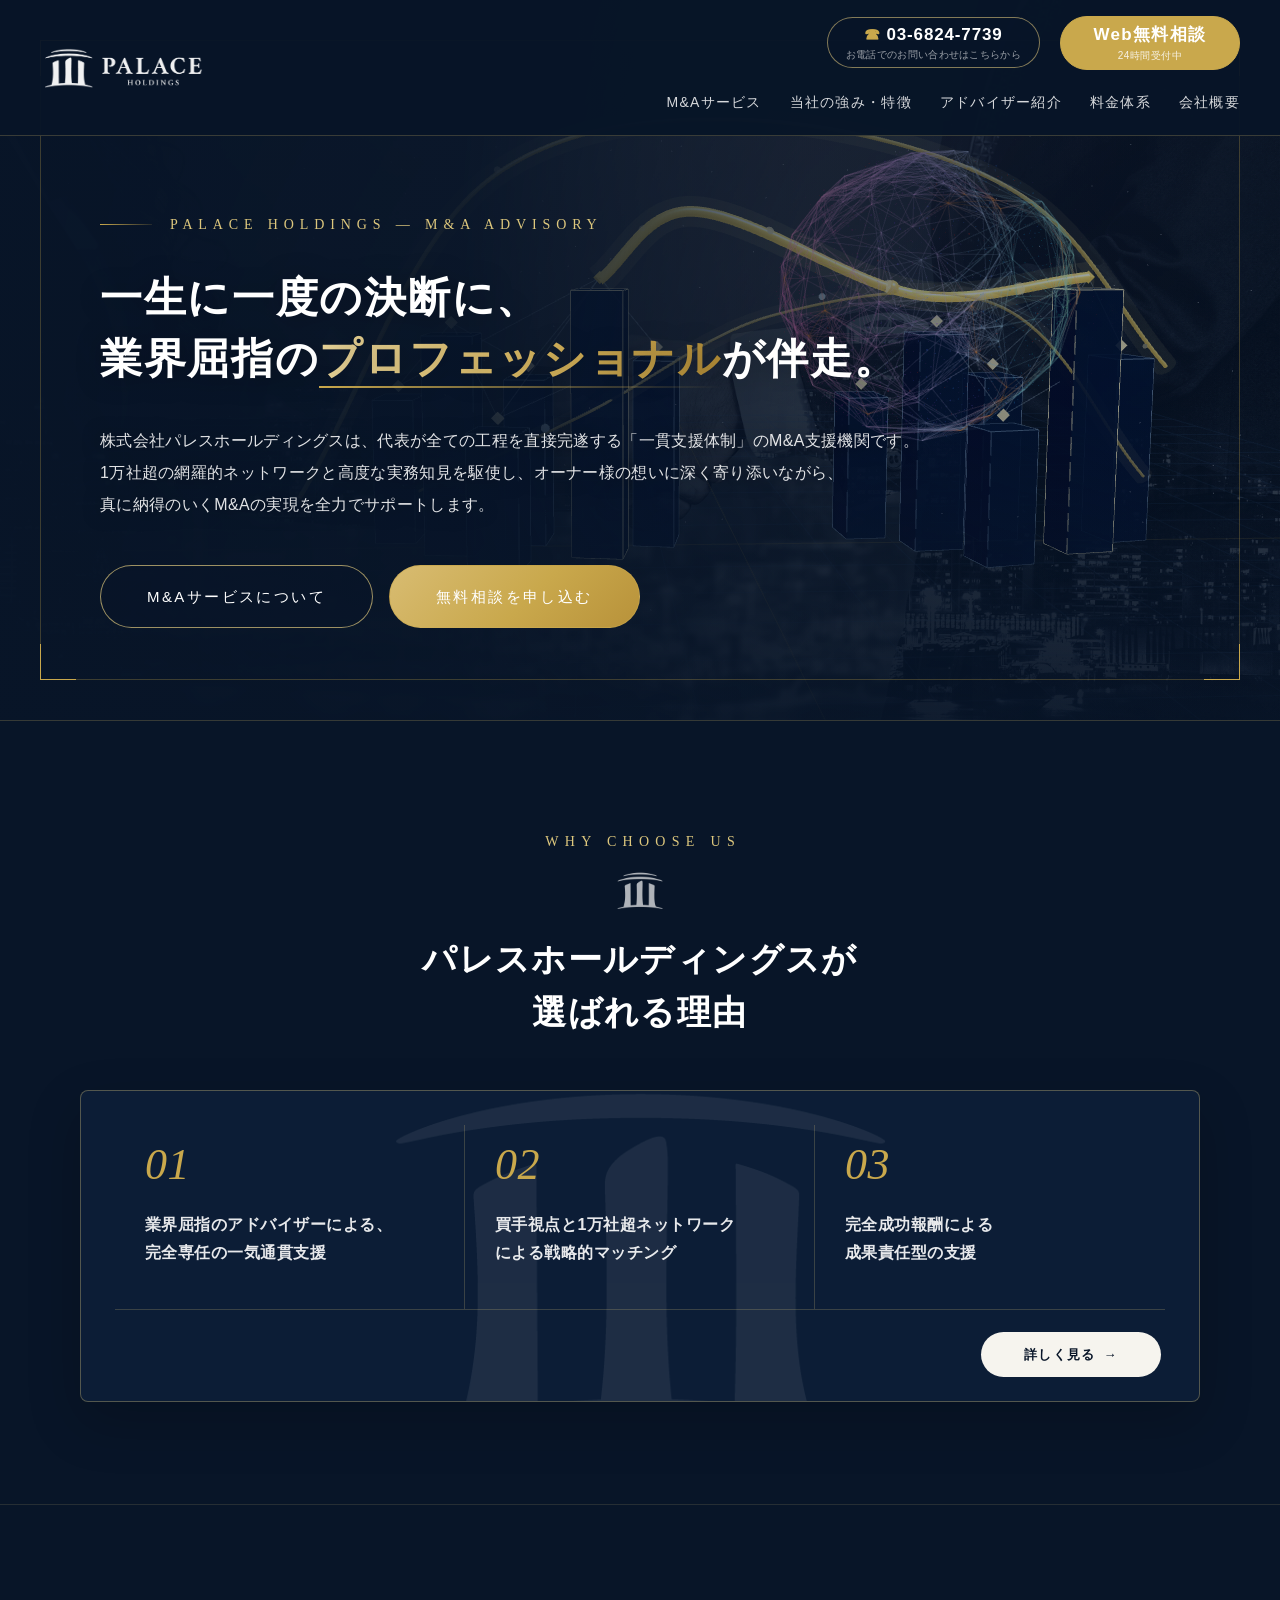
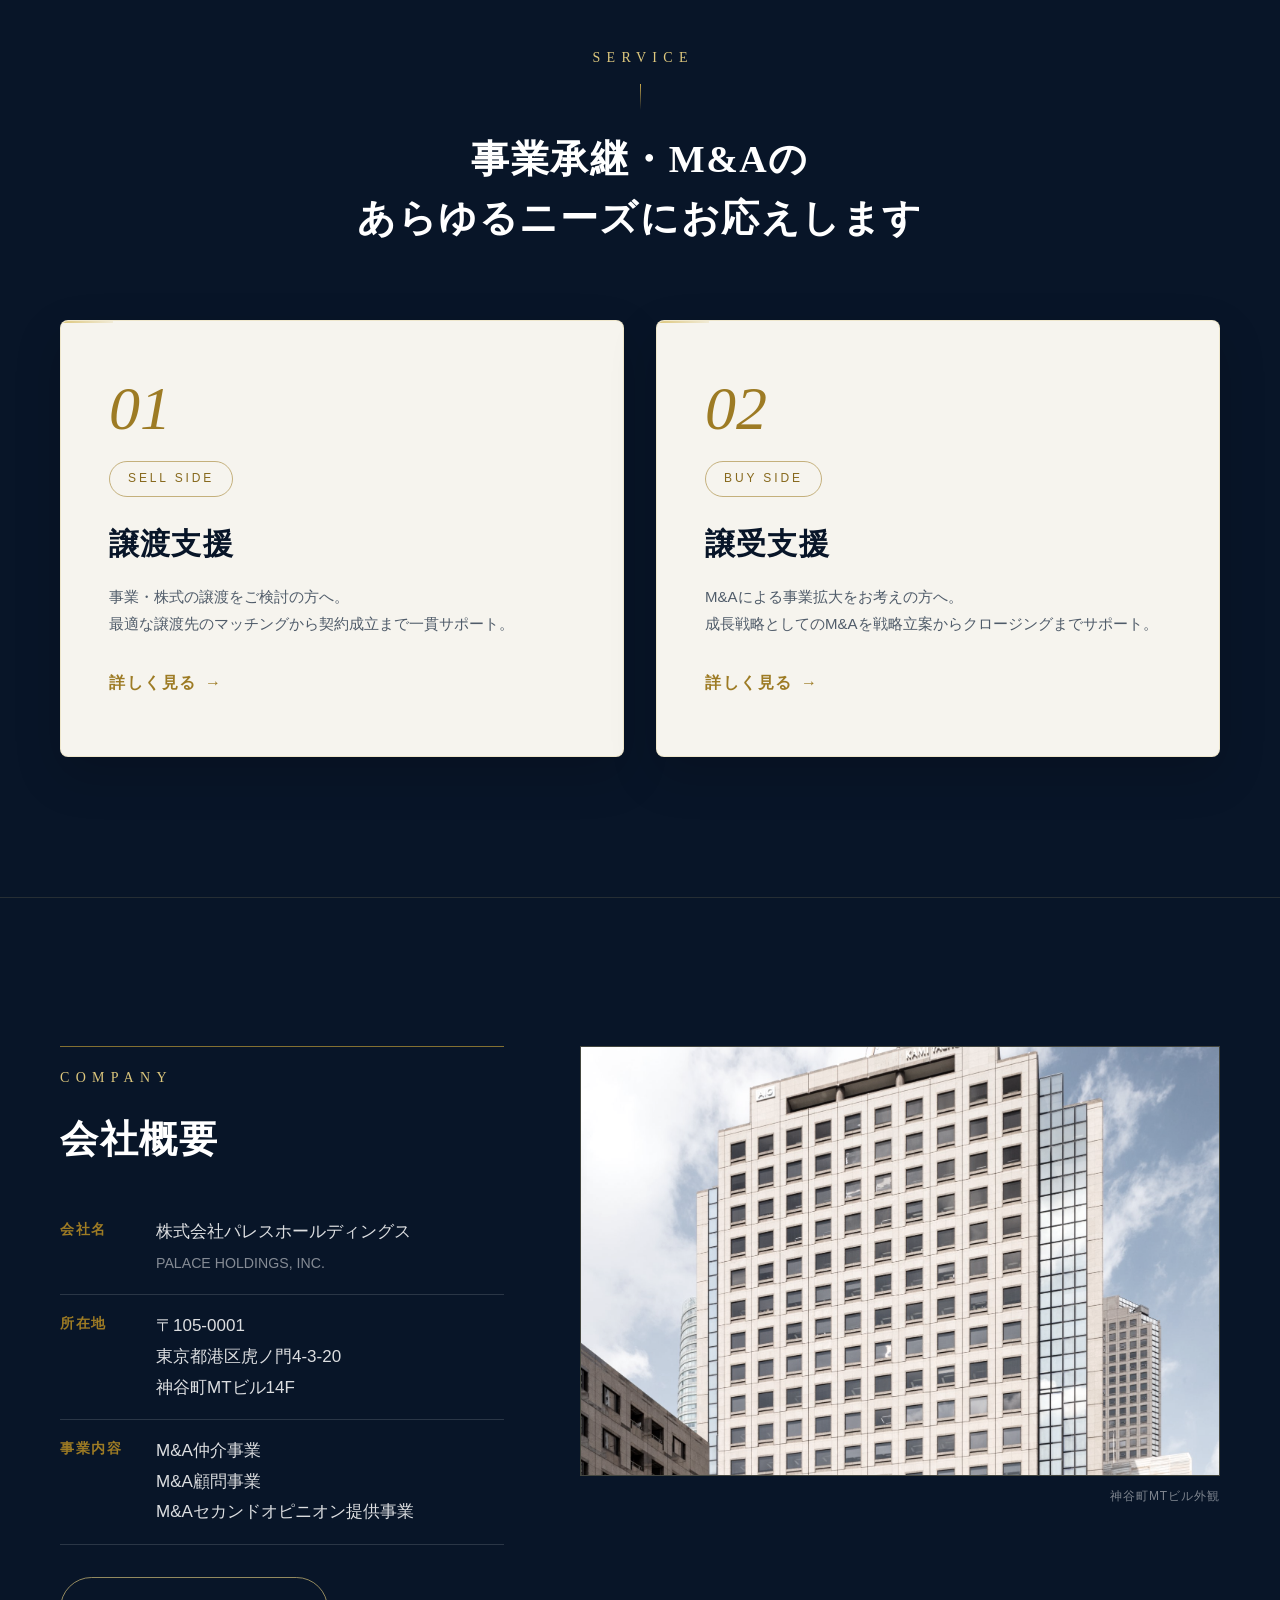
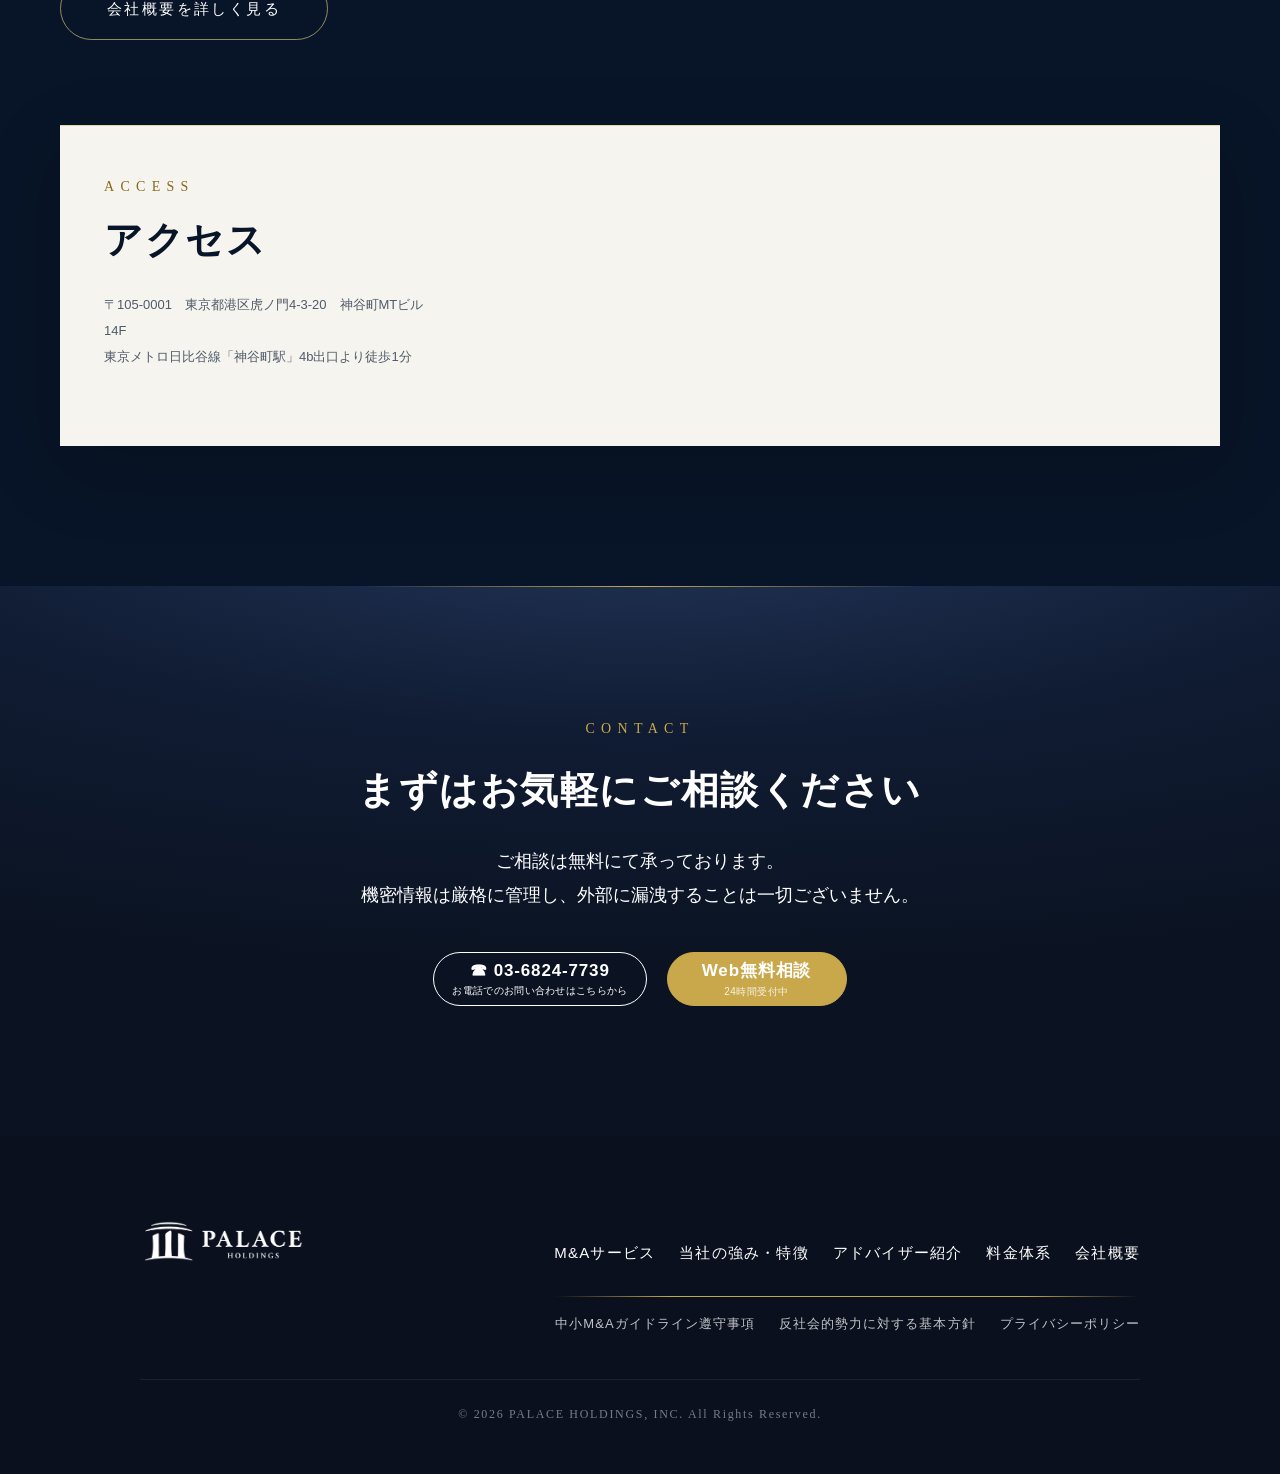
<file: index.html>
<!DOCTYPE html>
<html lang="ja">
<head>
  <meta charset="UTF-8">
  <!-- Google tag (gtag.js) -->
  <script async src="https://www.googletagmanager.com/gtag/js?id=G-W23X70DLMN"></script>
  <script>
    window.dataLayer = window.dataLayer || [];
    function gtag(){dataLayer.push(arguments);}
    gtag('js', new Date());
    gtag('config', 'G-W23X70DLMN');
  </script>
  <meta name="viewport" content="width=device-width, initial-scale=1.0">
  <meta http-equiv="Content-Security-Policy" content="default-src 'self'; script-src 'self' 'unsafe-inline' https://www.googletagmanager.com https://www.google-analytics.com; style-src 'self' 'unsafe-inline' https://fonts.googleapis.com; font-src 'self' https://fonts.gstatic.com; img-src 'self' data: https:; frame-src https://www.google.com https://docs.google.com; connect-src 'self' https://www.google-analytics.com https://www.googletagmanager.com https://*.analytics.google.com;">
  <meta http-equiv="X-Content-Type-Options" content="nosniff">
  <meta name="referrer" content="strict-origin-when-cross-origin">
  <title>株式会社パレスホールディングス | M&A仲介・顧問事業</title>
  <link rel="preconnect" href="https://fonts.googleapis.com">
  <link rel="preconnect" href="https://fonts.gstatic.com" crossorigin>
  <link href="https://fonts.googleapis.com/css2?family=Cormorant+Garamond:ital,wght@0,400;0,500;0,600;0,700;1,400;1,500&family=Shippori+Mincho:wght@500;600;700&family=Noto+Sans+JP:wght@400;500;700&display=swap" rel="stylesheet">
  <link rel="stylesheet" href="css/style.css">
  <link rel="stylesheet" href="css/v4-3d.css">
  <link rel="icon" type="image/png" href="assets/images/ico_PALACE_LOGO.png">
  <link rel="apple-touch-icon" href="assets/images/ico_PALACE_LOGO.png">
</head>
<body>

<header>
  <a href="index.html" class="header-logo">
    <img src="assets/images/企業ロゴ_透過_文字白.png" alt="PALACE HOLDINGS">
  </a>
  <button type="button" class="nav-toggle" id="navToggle" aria-label="メニュー" aria-controls="mobileNav" aria-expanded="false"><span></span><span></span><span></span></button>
  <div class="header-right">
    <div class="header-cta">
      <div class="header-tel-block">
        <a href="tel:0368247739" class="header-tel">03-6824-7739</a>
        <span class="header-tel-sub">お電話でのお問い合わせはこちらから</span>
      </div>
      <a href="contact.html" class="header-consult-btn">Web無料相談<span class="header-consult-sub">24時間受付中</span></a>
    </div>
    <nav>
      <ul>
        <li><a href="service.html">M&amp;Aサービス</a></li>
        <li><a href="strengths.html">当社の強み・特徴</a></li>
        <li><a href="advisor.html">アドバイザー紹介</a></li>
        <li><a href="fee.html">料金体系</a></li>
        <li><a href="company.html">会社概要</a></li>
      </ul>
    </nav>
  </div>
</header>

<!-- モバイル用ナビ -->
<div class="mobile-nav" id="mobileNav" inert>
  <ul>
    <li><a href="service.html">M&amp;Aサービス</a></li>
    <li><a href="strengths.html">当社の強み・特徴</a></li>
    <li><a href="advisor.html">アドバイザー紹介</a></li>
    <li><a href="fee.html">料金体系</a></li>
    <li><a href="company.html">会社概要</a></li>
  </ul>
  <div class="mobile-nav-cta">
    <a href="contact.html" class="mobile-nav-consult-btn">Web無料相談</a>
  </div>
</div>

<!-- HERO -->
<section class="hero">
  <div class="hero-3d" aria-hidden="true">
    <canvas id="hero3dCanvas"></canvas>
    <div class="hero-3d-fallback"><span></span><span></span></div>
  </div>
  <div class="hero-frame-border"></div>
  <div class="hero-frame-corner tl"></div><div class="hero-frame-corner tr"></div>
  <div class="hero-frame-corner bl"></div><div class="hero-frame-corner br"></div>
  <div class="hero-inner">
    <div class="hero-content">
      <p class="hero-kicker">Palace Holdings — M&amp;A Advisory</p>
      <h1 class="hero-title">
        一生に一度の決断に、<br>
        業界屈指の<span>プロフェッショナル</span>が伴走。
      </h1>
      <p class="hero-desc">
        株式会社パレスホールディングスは、代表が全ての工程を直接完遂する「一貫支援体制」のM&amp;A支援機関です。<br>
        1万社超の網羅的ネットワークと高度な実務知見を駆使し、オーナー様の想いに深く寄り添いながら、<br class="pc-only">真に納得のいくM&amp;Aの実現を全力でサポートします。
      </p>
      <div class="hero-btns">
        <a href="service.html" class="btn btn-outline-white">M&amp;Aサービスについて</a>
        <a href="contact.html" class="btn btn-gold">無料相談を申し込む</a>
      </div>
    </div>
  </div>
</section>

<!-- STRENGTHS -->
<section class="section strengths-section">
  <div class="section-inner">
    <div class="section-header center fade-in">
      <span class="section-label">Why Choose Us</span>
      <h2 class="section-title">パレスホールディングスが<br>選ばれる理由</h2>
    </div>
    <div class="strengths-box fade-in fade-in-delay-1">
      <div class="strengths-box-item"><span class="strengths-box-num">01</span><span class="strengths-box-copy">業界屈指のアドバイザーによる、<br class="pc-only">完全専任の一気通貫支援</span></div>
      <div class="strengths-box-item"><span class="strengths-box-num">02</span><span class="strengths-box-copy">買手視点と1万社超ネットワーク<br class="pc-only">による戦略的マッチング</span></div>
      <div class="strengths-box-item"><span class="strengths-box-num">03</span><span class="strengths-box-copy">完全成功報酬による<br class="pc-only">成果責任型の支援</span></div>
      <div style="text-align:right;margin-top:20px;"><a href="strengths.html" class="service-card-link">詳しく見る</a></div>
    </div>
  </div>
</section>

<!-- SERVICE -->
<section class="section service-section">
  <div class="section-inner">
    <div class="section-header center fade-in">
      <span class="section-label">Service</span>
      <h2 class="section-title">事業承継・M&Aの<br>あらゆるニーズにお応えします</h2>
    </div>
    <div class="service-grid">
      <div class="service-card fade-in">
        <div class="service-card-num">01</div>
        <span class="service-card-tag">SELL SIDE</span>
        <h3 class="service-card-title">譲渡支援</h3>
        <p class="service-card-sub">事業・株式の譲渡をご検討の方へ。<br>最適な譲渡先のマッチングから契約成立まで一貫サポート。</p>
        <a href="service.html#sell" class="service-card-link">詳しく見る</a>
      </div>
      <div class="service-card fade-in fade-in-delay-1">
        <div class="service-card-num">02</div>
        <span class="service-card-tag">BUY SIDE</span>
        <h3 class="service-card-title">譲受支援</h3>
        <p class="service-card-sub">M&Aによる事業拡大をお考えの方へ。<br>成長戦略としてのM&Aを戦略立案からクロージングまでサポート。</p>
        <a href="service.html#buy" class="service-card-link">詳しく見る</a>
      </div>
    </div>
  </div>
</section>

<!-- COMPANY OVERVIEW -->
<section class="section company-section">
  <div class="section-inner">
    <div class="company-grid-top">
      <div class="company-summary fade-in">
        <span class="section-label">Company</span>
        <h2 class="section-title" style="margin-bottom:32px;">会社概要</h2>
        <table class="company-table">
          <tr>
            <th>会社名</th>
            <td style="white-space:nowrap;">株式会社パレスホールディングス<br><small style="color:#999;">PALACE HOLDINGS, INC.</small></td>
          </tr>
          <tr>
            <th>所在地</th>
            <td>〒105-0001<br>東京都港区虎ノ門4-3-20<br>神谷町MTビル14F</td>
          </tr>
          <tr>
            <th>事業内容</th>
            <td style="white-space:nowrap;">M&amp;A仲介事業<br>M&amp;A顧問事業<br>M&amp;Aセカンドオピニオン提供事業</td>
          </tr>
        </table>
        <div style="margin-top:32px;">
          <a href="company.html" class="btn btn-outline-navy">会社概要を詳しく見る</a>
        </div>
      </div>
      <div class="company-access fade-in fade-in-delay-1">
        <span class="section-label">Access</span>
        <h2 class="section-title" style="margin-bottom:32px;">アクセス</h2>
        <p style="font-size:13px;color:#555;margin-bottom:12px;">〒105-0001　東京都港区虎ノ門4-3-20　神谷町MTビル14F<br>東京メトロ日比谷線「神谷町駅」4b出口より徒歩1分</p>
        <div class="company-map" style="overflow:hidden;height:280px;">
          <iframe title="パレスホールディングス所在地の地図" src="https://www.google.com/maps/embed?pb=!1m18!1m12!1m3!1d3241.54827417036!2d139.74195147710373!3d35.66349963094568!2m3!1f0!2f0!3f0!3m2!1i1024!2i768!4f13.1!3m3!1m2!1s0x60188b0036cb3ebf%3A0x29ab6bb81b6a5f85!2z44ix44OR44Os44K544Ob44O844Or44OH44Kj44Oz44Kw44K5!5e0!3m2!1sja!2sjp!4v1775643351491!5m2!1sja!2sjp" width="100%" height="280" style="border:0;display:block;" allowfullscreen="" loading="lazy" referrerpolicy="no-referrer-when-downgrade"></iframe>
        </div>
      </div>
      <div class="company-visual fade-in fade-in-delay-2">
        <div class="zoom-img">
          <img src="assets/images/ビル画像.jpg" alt="神谷町MTビル">
        </div>
        <p style="font-size:12px;color:#888;margin-top:8px;text-align:center;">神谷町MTビル外観</p>
      </div>
    </div>
  </div>
</section>

<!-- CTA -->
<section class="cta-section">
  <div class="section-inner">
    <span class="section-label fade-in" style="color:var(--gold);text-align:center;display:block;">Contact</span>
    <h2 class="section-title white fade-in">まずはお気軽にご相談ください</h2>
    <p class="section-lead white fade-in fade-in-delay-1">ご相談は無料にて承っております。<br>機密情報は厳格に管理し、外部に漏洩することは一切ございません。</p>
    <div class="cta-btns" style="margin-top:40px;">
      <a href="tel:0368247739" class="cta-tel-block">
        <span class="cta-tel-num">☎ 03-6824-7739</span>
        <span>お電話でのお問い合わせはこちらから</span>
      </a>
      <a href="contact.html" class="cta-consult-btn">Web無料相談<span class="cta-consult-sub">24時間受付中</span></a>
    </div>
  </div>
</section>

<footer>
  <div class="footer-inner">
    <div class="footer-logo">
      <img src="assets/images/企業ロゴ_透過_文字白.png" alt="PALACE HOLDINGS" style="height:90px;width:auto;">
    </div>
    <nav class="footer-nav footer-nav-main">
      <a href="service.html">M&amp;Aサービス</a>
      <a href="strengths.html">当社の強み・特徴</a>
      <a href="advisor.html">アドバイザー紹介</a>
      <div class="footer-nav-inline">
        <a href="fee.html">料金体系</a>
        <a href="company.html">会社概要</a>
      </div>
    </nav>
    <nav class="footer-nav footer-nav-sub">
      <a href="guideline.html">中小M&amp;Aガイドライン遵守事項</a>
      <a href="antisocial.html">反社会的勢力に対する基本方針</a>
      <a href="privacy.html">プライバシーポリシー</a>
    </nav>
    <div class="footer-copy">© 2026 PALACE HOLDINGS, INC. All Rights Reserved.</div>
  </div>
</footer>

<a href="contact.html" class="mobile-bottom-banner">
  <span class="mbb-icon">&#9993;</span>
  <span class="mbb-text">
    <span class="mbb-sub">秘密厳守・ご相談無料</span>
    <span class="mbb-main">譲渡・譲受のお問い合わせはこちら</span>
  </span>
  <span class="mbb-arrow">&#10132;</span>
</a>

<script type="module" src="assets/js/v4-hero.js"></script>
<script src="assets/js/site.js"></script>
</body>
</html>
</file>
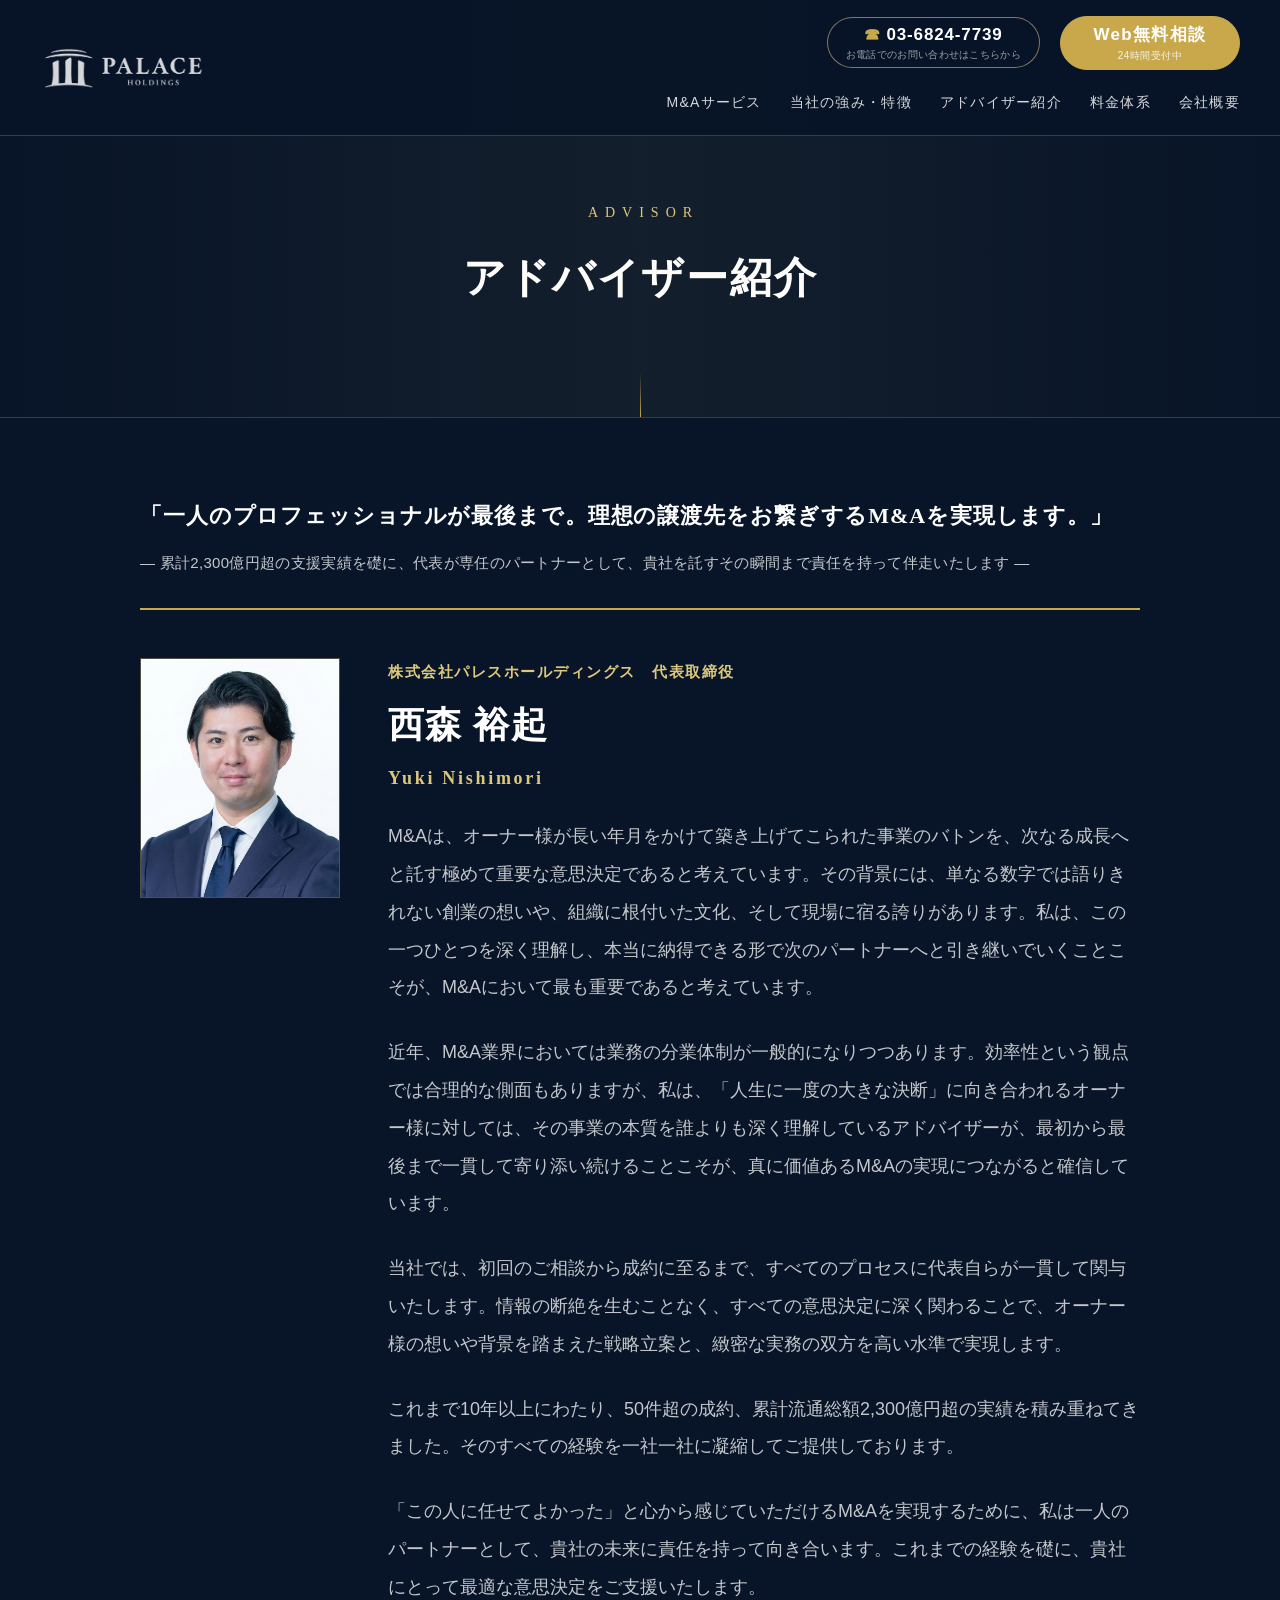
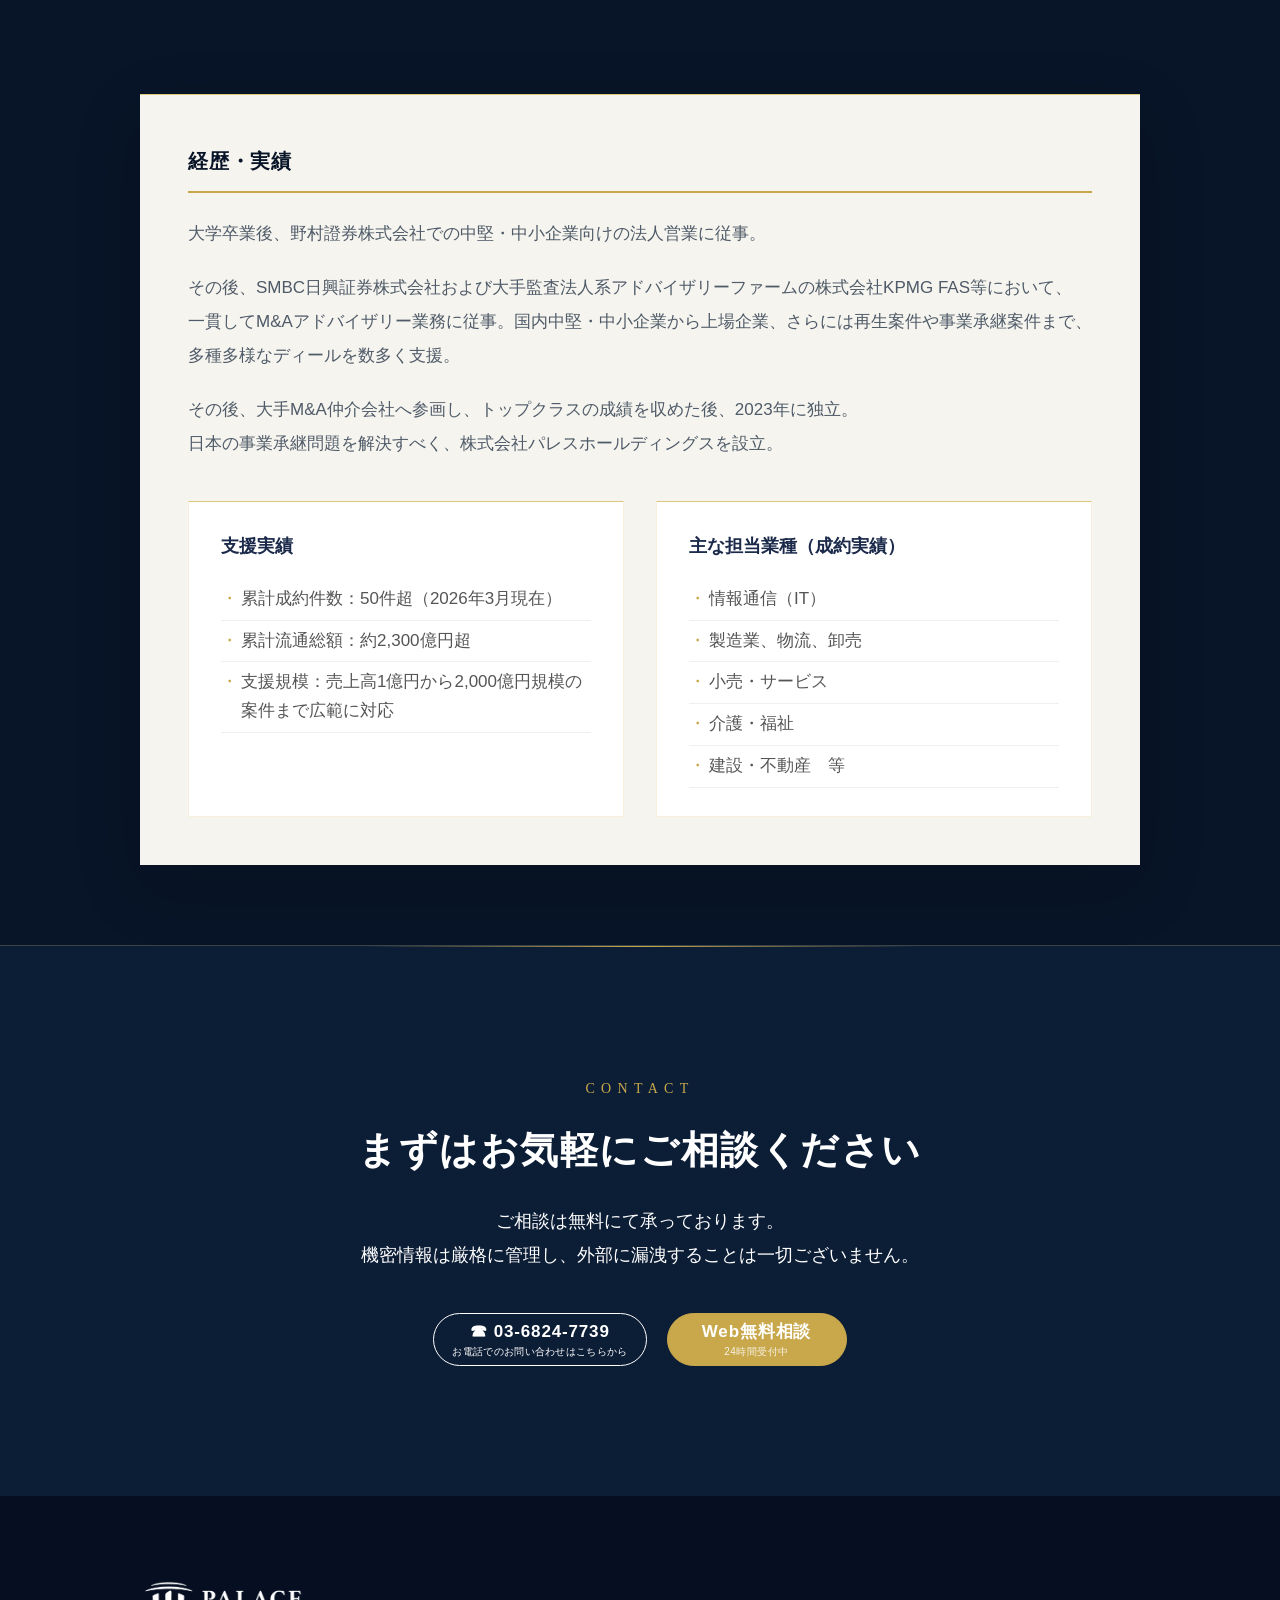
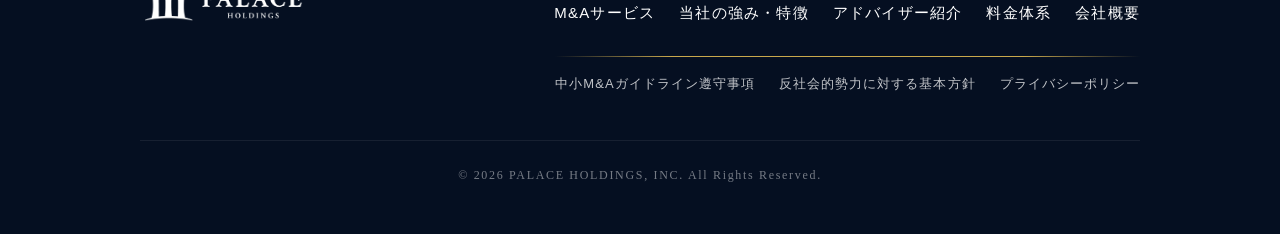
<file: advisor.html>
<!DOCTYPE html>
<html lang="ja">
<head>
  <meta charset="UTF-8">
  <!-- Google tag (gtag.js) -->
  <script async src="https://www.googletagmanager.com/gtag/js?id=G-W23X70DLMN"></script>
  <script>
    window.dataLayer = window.dataLayer || [];
    function gtag(){dataLayer.push(arguments);}
    gtag('js', new Date());
    gtag('config', 'G-W23X70DLMN');
  </script>
  <meta name="viewport" content="width=device-width, initial-scale=1.0">
  <meta http-equiv="Content-Security-Policy" content="default-src 'self'; script-src 'self' 'unsafe-inline' https://www.googletagmanager.com https://www.google-analytics.com; style-src 'self' 'unsafe-inline' https://fonts.googleapis.com; font-src 'self' https://fonts.gstatic.com; img-src 'self' data: https:; frame-src https://www.google.com https://docs.google.com; connect-src 'self' https://www.google-analytics.com https://www.googletagmanager.com https://*.analytics.google.com;">
  <meta http-equiv="X-Content-Type-Options" content="nosniff">
  <meta name="referrer" content="strict-origin-when-cross-origin">
  <title>アドバイザー紹介 | 株式会社パレスホールディングス</title>
  <link rel="preconnect" href="https://fonts.googleapis.com">
  <link rel="preconnect" href="https://fonts.gstatic.com" crossorigin>
  <link href="https://fonts.googleapis.com/css2?family=Cormorant+Garamond:ital,wght@0,400;0,500;0,600;0,700;1,400;1,500&family=Shippori+Mincho:wght@500;600;700&family=Noto+Sans+JP:wght@400;500;700&display=swap" rel="stylesheet">
  <link rel="stylesheet" href="css/style.css">
  <link rel="icon" type="image/png" href="assets/images/ico_PALACE_LOGO.png">
  <link rel="apple-touch-icon" href="assets/images/ico_PALACE_LOGO.png">
  <link rel="stylesheet" href="css/v4-pages.css">
</head>
<body>

<header>
  <a href="index.html" class="header-logo">
    <img src="assets/images/企業ロゴ_完全透過_ネイビー.png" alt="PALACE HOLDINGS">
  </a>
  <button type="button" class="nav-toggle" id="navToggle" aria-label="メニュー" aria-controls="mobileNav" aria-expanded="false"><span></span><span></span><span></span></button>
  <div class="header-right">
    <div class="header-cta">
      <div class="header-tel-block">
        <a href="tel:0368247739" class="header-tel">03-6824-7739</a>
        <span class="header-tel-sub">お電話でのお問い合わせはこちらから</span>
      </div>
      <a href="contact.html" class="header-consult-btn">Web無料相談<span class="header-consult-sub">24時間受付中</span></a>
    </div>
    <nav>
      <ul>
        <li><a href="service.html">M&amp;Aサービス</a></li>
        <li><a href="strengths.html">当社の強み・特徴</a></li>
        <li><a href="advisor.html">アドバイザー紹介</a></li>
        <li><a href="fee.html">料金体系</a></li>
        <li><a href="company.html">会社概要</a></li>
      </ul>
    </nav>
  </div>
</header>

<div class="mobile-nav" id="mobileNav" inert>
  <ul>
    <li><a href="service.html">M&amp;Aサービス</a></li>
    <li><a href="strengths.html">当社の強み・特徴</a></li>
    <li><a href="advisor.html">アドバイザー紹介</a></li>
    <li><a href="fee.html">料金体系</a></li>
    <li><a href="company.html">会社概要</a></li>
  </ul>
  <div class="mobile-nav-cta">
    <a href="contact.html" class="mobile-nav-consult-btn">Web無料相談</a>
  </div>
</div>

<div class="page-hero">
  <span class="page-hero-label">Advisor</span>
  <h1 class="page-hero-title">アドバイザー紹介</h1>
</div>

<section class="advisor-section">
  <div class="advisor-inner">

    <p class="advisor-catch fade-in">一人のプロフェッショナルが最後まで。理想の譲渡先をお繋ぎするM&amp;Aを実現します。</p>
    <p class="advisor-catch-sub fade-in">― 累計2,300億円超の支援実績を礎に、代表が専任のパートナーとして、貴社を託すその瞬間まで責任を持って伴走いたします ―</p>

    <div class="advisor-profile fade-in">
      <div class="advisor-photo" style="background:none;border:none;">
        <img src="assets/images/CEOイメージ_v2.jpg" alt="西森 裕起" style="width:200px;height:240px;object-fit:cover;display:block;">
      </div>
      <div class="advisor-name-block">
        <p class="advisor-title">株式会社パレスホールディングス　代表取締役</p>
        <h2 class="advisor-name">西森 裕起</h2>
        <p class="advisor-name-en">Yuki Nishimori</p>
        <div class="advisor-message">
          <p>M&Aは、オーナー様が長い年月をかけて築き上げてこられた事業のバトンを、次なる成長へと託す極めて重要な意思決定であると考えています。その背景には、単なる数字では語りきれない創業の想いや、組織に根付いた文化、そして現場に宿る誇りがあります。私は、この一つひとつを深く理解し、本当に納得できる形で次のパートナーへと引き継いでいくことこそが、M&Aにおいて最も重要であると考えています。</p>
          <p>近年、M&A業界においては業務の分業体制が一般的になりつつあります。効率性という観点では合理的な側面もありますが、私は、「人生に一度の大きな決断」に向き合われるオーナー様に対しては、その事業の本質を誰よりも深く理解しているアドバイザーが、最初から最後まで一貫して寄り添い続けることこそが、真に価値あるM&Aの実現につながると確信しています。</p>
          <p>当社では、初回のご相談から成約に至るまで、すべてのプロセスに代表自らが一貫して関与いたします。情報の断絶を生むことなく、すべての意思決定に深く関わることで、オーナー様の想いや背景を踏まえた戦略立案と、緻密な実務の双方を高い水準で実現します。</p>
          <p>これまで10年以上にわたり、50件超の成約、累計流通総額2,300億円超の実績を積み重ねてきました。そのすべての経験を一社一社に凝縮してご提供しております。</p>
          <p>「この人に任せてよかった」と心から感じていただけるM&Aを実現するために、私は一人のパートナーとして、貴社の未来に責任を持って向き合います。これまでの経験を礎に、貴社にとって最適な意思決定をご支援いたします。</p>
        </div>
      </div>
    </div>

    <div class="advisor-career fade-in">
      <h3 class="advisor-career-title">経歴・実績</h3>
      <p>大学卒業後、野村證券株式会社での中堅・中小企業向けの法人営業に従事。</p>
      <p>その後、SMBC日興証券株式会社および大手監査法人系アドバイザリーファームの株式会社KPMG FAS等において、<br>一貫してM&amp;Aアドバイザリー業務に従事。国内中堅・中小企業から上場企業、さらには再生案件や事業承継案件まで、多種多様なディールを数多く支援。</p>
      <p>その後、大手M&amp;A仲介会社へ参画し、トップクラスの成績を収めた後、2023年に独立。<br>日本の事業承継問題を解決すべく、株式会社パレスホールディングスを設立。</p>

      <div class="advisor-results">
        <div class="advisor-result-box">
          <h4>支援実績</h4>
          <ul>
            <li>累計成約件数：50件超（2026年3月現在）</li>
            <li>累計流通総額：約2,300億円超</li>
            <li>支援規模：売上高1億円から2,000億円規模の案件まで広範に対応</li>
          </ul>
        </div>
        <div class="advisor-result-box">
          <h4>主な担当業種（成約実績）</h4>
          <ul>
            <li>情報通信（IT）</li>
            <li>製造業、物流、卸売</li>
            <li>小売・サービス</li>
            <li>介護・福祉</li>
            <li>建設・不動産　等</li>
          </ul>
        </div>
      </div>
    </div>

  </div>
</section>

<section class="cta-section">
  <div class="section-inner">
    <span class="section-label fade-in" style="color:var(--gold);text-align:center;display:block;">Contact</span>
    <h2 class="section-title white fade-in">まずはお気軽にご相談ください</h2>
    <p class="section-lead white fade-in">ご相談は無料にて承っております。<br>機密情報は厳格に管理し、外部に漏洩することは一切ございません。</p>
    <div class="cta-btns fade-in" style="margin-top:40px;">
      <a href="tel:0368247739" class="cta-tel-block">
        <span class="cta-tel-num">☎ 03-6824-7739</span>
        <span>お電話でのお問い合わせはこちらから</span>
      </a>
      <a href="contact.html" class="cta-consult-btn">Web無料相談<span class="cta-consult-sub">24時間受付中</span></a>
    </div>
  </div>
</section>

<footer>
  <div class="footer-inner">
    <div class="footer-logo">
      <img src="assets/images/企業ロゴ_透過_文字白.png" alt="PALACE HOLDINGS" style="height:90px;width:auto;">
    </div>
    <nav class="footer-nav footer-nav-main">
      <a href="service.html">M&amp;Aサービス</a>
      <a href="strengths.html">当社の強み・特徴</a>
      <a href="advisor.html">アドバイザー紹介</a>
      <div class="footer-nav-inline">
        <a href="fee.html">料金体系</a>
        <a href="company.html">会社概要</a>
      </div>
    </nav>
    <nav class="footer-nav footer-nav-sub">
      <a href="guideline.html">中小M&amp;Aガイドライン遵守事項</a>
      <a href="antisocial.html">反社会的勢力に対する基本方針</a>
      <a href="privacy.html">プライバシーポリシー</a>
    </nav>
    <div class="footer-copy">© 2026 PALACE HOLDINGS, INC. All Rights Reserved.</div>
  </div>
</footer>

<a href="contact.html" class="mobile-bottom-banner">
  <span class="mbb-icon">&#9993;</span>
  <span class="mbb-text">
    <span class="mbb-sub">秘密厳守・ご相談無料</span>
    <span class="mbb-main">譲渡・譲受のお問い合わせはこちら</span>
  </span>
  <span class="mbb-arrow">&#10132;</span>
</a>

<script src="assets/js/site.js"></script>
</body>
</html>
</file>
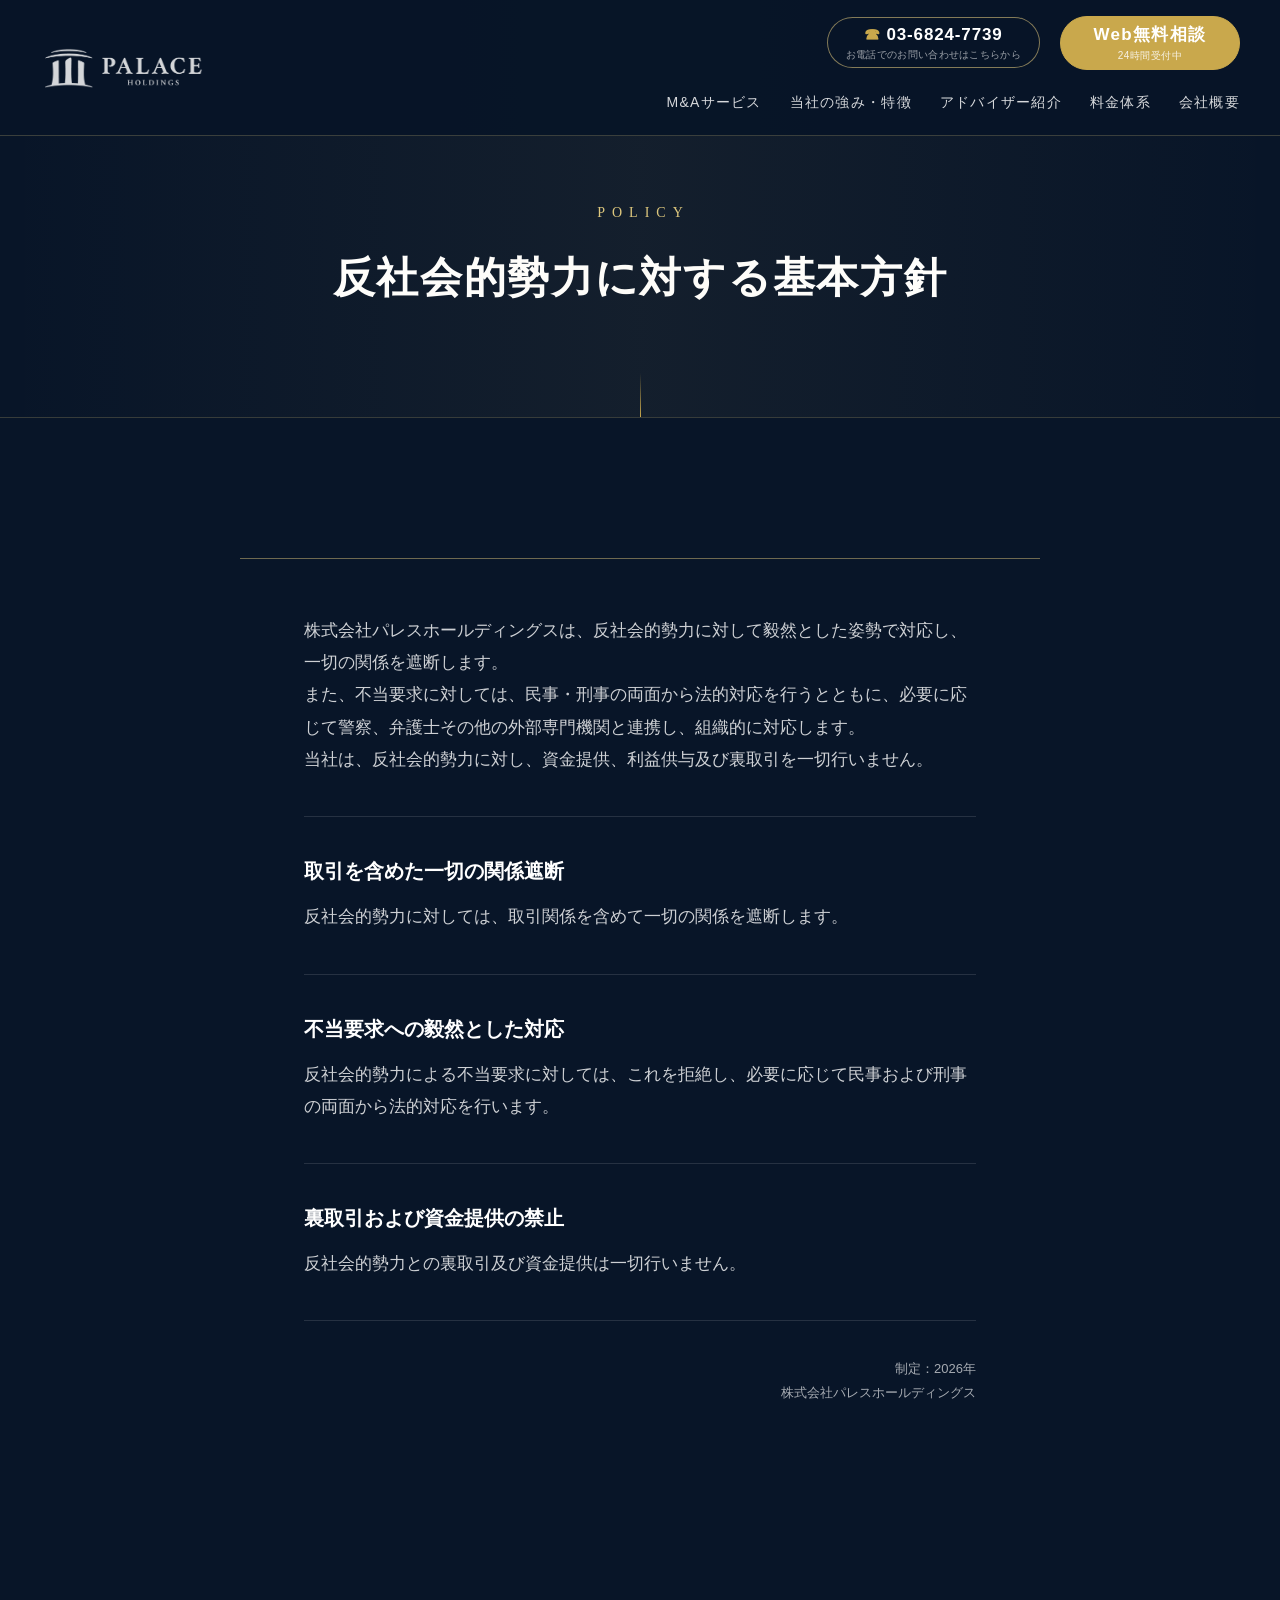
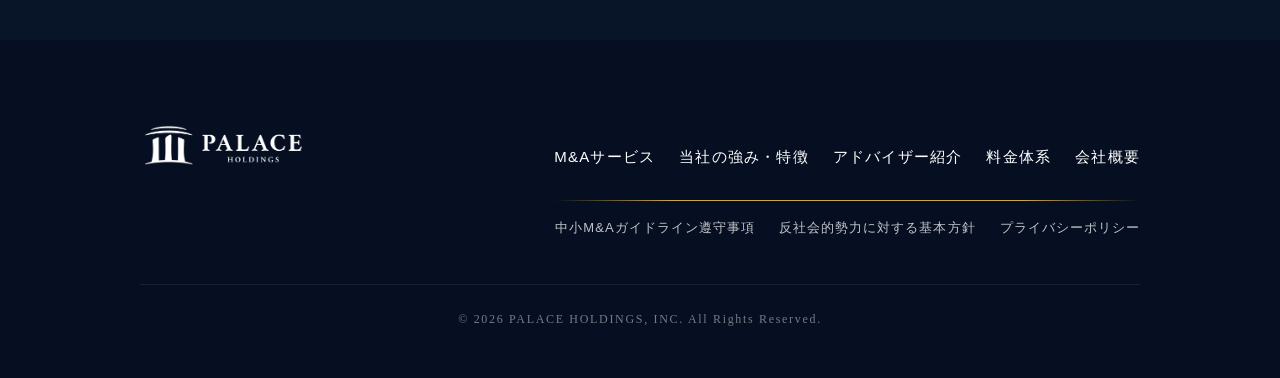
<file: antisocial.html>
<!DOCTYPE html>
<html lang="ja">
<head>
  <meta charset="UTF-8">
  <!-- Google tag (gtag.js) -->
  <script async src="https://www.googletagmanager.com/gtag/js?id=G-W23X70DLMN"></script>
  <script>
    window.dataLayer = window.dataLayer || [];
    function gtag(){dataLayer.push(arguments);}
    gtag('js', new Date());
    gtag('config', 'G-W23X70DLMN');
  </script>
  <meta name="viewport" content="width=device-width, initial-scale=1.0">
  <meta http-equiv="Content-Security-Policy" content="default-src 'self'; script-src 'self' 'unsafe-inline' https://www.googletagmanager.com https://www.google-analytics.com; style-src 'self' 'unsafe-inline' https://fonts.googleapis.com; font-src 'self' https://fonts.gstatic.com; img-src 'self' data: https:; frame-src https://www.google.com https://docs.google.com; connect-src 'self' https://www.google-analytics.com https://www.googletagmanager.com https://*.analytics.google.com;">
  <meta http-equiv="X-Content-Type-Options" content="nosniff">
  <meta name="referrer" content="strict-origin-when-cross-origin">
  <title>反社会的勢力に対する基本方針 | 株式会社パレスホールディングス</title>
  <link rel="preconnect" href="https://fonts.googleapis.com">
  <link rel="preconnect" href="https://fonts.gstatic.com" crossorigin>
  <link href="https://fonts.googleapis.com/css2?family=Cormorant+Garamond:ital,wght@0,400;0,500;0,600;0,700;1,400;1,500&family=Shippori+Mincho:wght@500;600;700&family=Noto+Sans+JP:wght@400;500;700&display=swap" rel="stylesheet">
  <link rel="stylesheet" href="css/style.css">
  <link rel="icon" type="image/png" href="assets/images/ico_PALACE_LOGO.png">
  <link rel="apple-touch-icon" href="assets/images/ico_PALACE_LOGO.png">
  <link rel="stylesheet" href="css/v4-pages.css">
</head>
<body>

<header>
  <a href="index.html" class="header-logo">
    <img src="assets/images/企業ロゴ_完全透過_ネイビー.png" alt="PALACE HOLDINGS">
  </a>
  <button type="button" class="nav-toggle" id="navToggle" aria-label="メニュー" aria-controls="mobileNav" aria-expanded="false"><span></span><span></span><span></span></button>
  <div class="header-right">
    <div class="header-cta">
      <div class="header-tel-block">
        <a href="tel:0368247739" class="header-tel">03-6824-7739</a>
        <span class="header-tel-sub">お電話でのお問い合わせはこちらから</span>
      </div>
      <a href="contact.html" class="header-consult-btn">Web無料相談<span class="header-consult-sub">24時間受付中</span></a>
    </div>
    <nav>
      <ul>
        <li><a href="service.html">M&amp;Aサービス</a></li>
        <li><a href="strengths.html">当社の強み・特徴</a></li>
        <li><a href="advisor.html">アドバイザー紹介</a></li>
        <li><a href="fee.html">料金体系</a></li>
        <li><a href="company.html">会社概要</a></li>
      </ul>
    </nav>
  </div>
</header>

<div class="mobile-nav" id="mobileNav" inert>
  <ul>
    <li><a href="service.html">M&amp;Aサービス</a></li>
    <li><a href="strengths.html">当社の強み・特徴</a></li>
    <li><a href="advisor.html">アドバイザー紹介</a></li>
    <li><a href="fee.html">料金体系</a></li>
    <li><a href="company.html">会社概要</a></li>
  </ul>
  <div class="mobile-nav-cta">
    <a href="contact.html" class="mobile-nav-consult-btn">Web無料相談</a>
  </div>
</div>

<div class="page-hero">
  <span class="page-hero-label">Policy</span>
  <h1 class="page-hero-title">反社会的勢力に対する基本方針</h1>
</div>

<section class="section privacy-section">
  <div class="section-inner">
    <div class="privacy-content fade-in">

      <div class="privacy-block">
        <p>株式会社パレスホールディングスは、反社会的勢力に対して毅然とした姿勢で対応し、一切の関係を遮断します。</p>
        <p>また、不当要求に対しては、民事・刑事の両面から法的対応を行うとともに、必要に応じて警察、弁護士その他の外部専門機関と連携し、組織的に対応します。</p>
        <p>当社は、反社会的勢力に対し、資金提供、利益供与及び裏取引を一切行いません。</p>
      </div>

      <div class="privacy-block">
        <h2>取引を含めた一切の関係遮断</h2>
        <p>反社会的勢力に対しては、取引関係を含めて一切の関係を遮断します。</p>
      </div>

      <div class="privacy-block">
        <h2>不当要求への毅然とした対応</h2>
        <p>反社会的勢力による不当要求に対しては、これを拒絶し、必要に応じて民事および刑事の両面から法的対応を行います。</p>
      </div>

      <div class="privacy-block">
        <h2>裏取引および資金提供の禁止</h2>
        <p>反社会的勢力との裏取引及び資金提供は一切行いません。</p>
      </div>

      <div class="privacy-block" style="text-align:right;color:#999;font-size:13px;">
        制定：2026年<br>
        株式会社パレスホールディングス
      </div>

    </div>
  </div>
</section>

<footer>
  <div class="footer-inner">
    <div class="footer-logo">
      <img src="assets/images/企業ロゴ_透過_文字白.png" alt="PALACE HOLDINGS" style="height:90px;width:auto;">
    </div>
    <nav class="footer-nav footer-nav-main">
      <a href="service.html">M&amp;Aサービス</a>
      <a href="strengths.html">当社の強み・特徴</a>
      <a href="advisor.html">アドバイザー紹介</a>
      <div class="footer-nav-inline">
        <a href="fee.html">料金体系</a>
        <a href="company.html">会社概要</a>
      </div>
    </nav>
    <nav class="footer-nav footer-nav-sub">
      <a href="guideline.html">中小M&amp;Aガイドライン遵守事項</a>
      <a href="antisocial.html">反社会的勢力に対する基本方針</a>
      <a href="privacy.html">プライバシーポリシー</a>
    </nav>
    <div class="footer-copy">&copy; 2026 PALACE HOLDINGS, INC. All Rights Reserved.</div>
  </div>
</footer>

<a href="contact.html" class="mobile-bottom-banner">
  <span class="mbb-icon">&#9993;</span>
  <span class="mbb-text">
    <span class="mbb-sub">秘密厳守・ご相談無料</span>
    <span class="mbb-main">譲渡・譲受のお問い合わせはこちら</span>
  </span>
  <span class="mbb-arrow">&#10132;</span>
</a>

<script src="assets/js/site.js"></script>
</body>
</html>
</file>
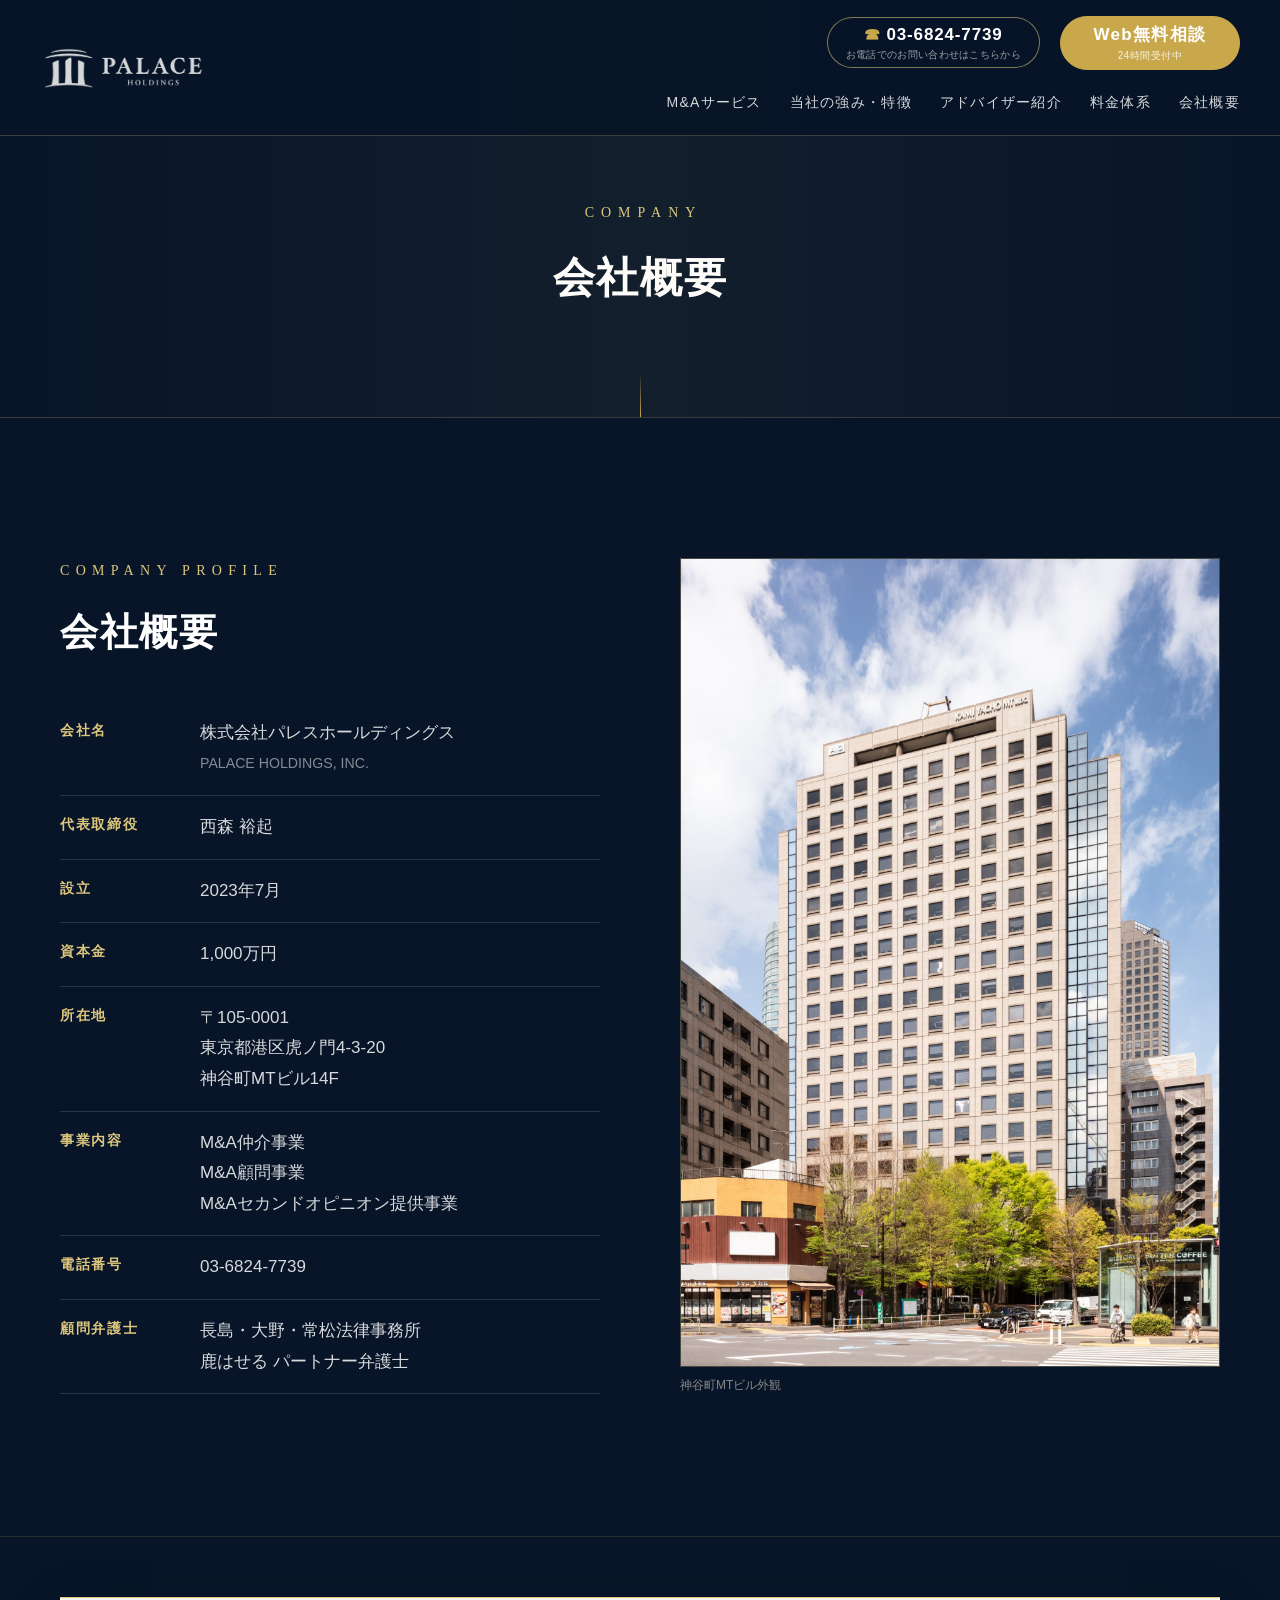
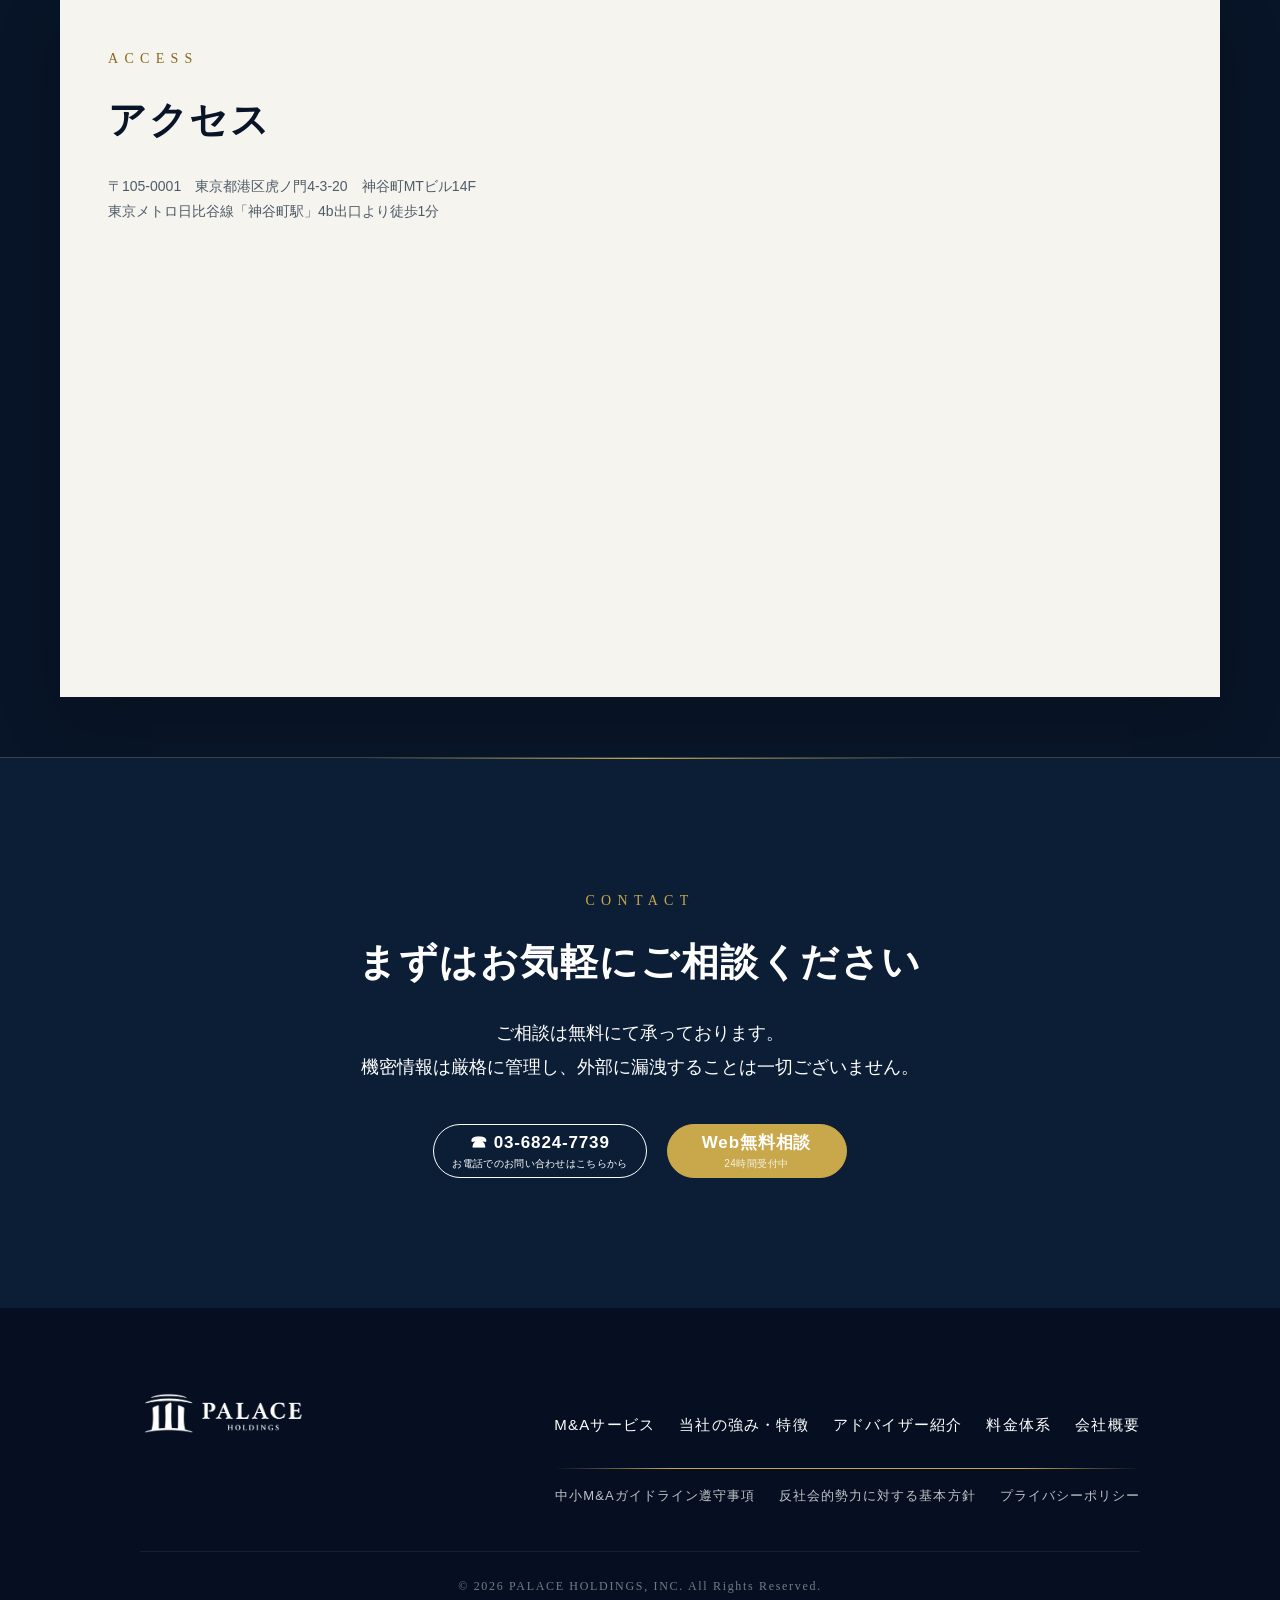
<file: company.html>
<!DOCTYPE html>
<html lang="ja">
<head>
  <meta charset="UTF-8">
  <!-- Google tag (gtag.js) -->
  <script async src="https://www.googletagmanager.com/gtag/js?id=G-W23X70DLMN"></script>
  <script>
    window.dataLayer = window.dataLayer || [];
    function gtag(){dataLayer.push(arguments);}
    gtag('js', new Date());
    gtag('config', 'G-W23X70DLMN');
  </script>
  <meta name="viewport" content="width=device-width, initial-scale=1.0">
  <meta http-equiv="Content-Security-Policy" content="default-src 'self'; script-src 'self' 'unsafe-inline' https://www.googletagmanager.com https://www.google-analytics.com; style-src 'self' 'unsafe-inline' https://fonts.googleapis.com; font-src 'self' https://fonts.gstatic.com; img-src 'self' data: https:; frame-src https://www.google.com https://docs.google.com; connect-src 'self' https://www.google-analytics.com https://www.googletagmanager.com https://*.analytics.google.com;">
  <meta http-equiv="X-Content-Type-Options" content="nosniff">
  <meta name="referrer" content="strict-origin-when-cross-origin">
  <title>会社概要 | 株式会社パレスホールディングス</title>
  <link rel="preconnect" href="https://fonts.googleapis.com">
  <link rel="preconnect" href="https://fonts.gstatic.com" crossorigin>
  <link href="https://fonts.googleapis.com/css2?family=Cormorant+Garamond:ital,wght@0,400;0,500;0,600;0,700;1,400;1,500&family=Shippori+Mincho:wght@500;600;700&family=Noto+Sans+JP:wght@400;500;700&display=swap" rel="stylesheet">
  <link rel="stylesheet" href="css/style.css">
  <link rel="icon" type="image/png" href="assets/images/ico_PALACE_LOGO.png">
  <link rel="apple-touch-icon" href="assets/images/ico_PALACE_LOGO.png">
  <link rel="stylesheet" href="css/v4-pages.css">
</head>
<body>

<header>
  <a href="index.html" class="header-logo">
    <img src="assets/images/企業ロゴ_完全透過_ネイビー.png" alt="PALACE HOLDINGS">
  </a>
  <button type="button" class="nav-toggle" id="navToggle" aria-label="メニュー" aria-controls="mobileNav" aria-expanded="false"><span></span><span></span><span></span></button>
  <div class="header-right">
    <div class="header-cta">
      <div class="header-tel-block">
        <a href="tel:0368247739" class="header-tel">03-6824-7739</a>
        <span class="header-tel-sub">お電話でのお問い合わせはこちらから</span>
      </div>
      <a href="contact.html" class="header-consult-btn">Web無料相談<span class="header-consult-sub">24時間受付中</span></a>
    </div>
    <nav>
      <ul>
        <li><a href="service.html">M&amp;Aサービス</a></li>
        <li><a href="strengths.html">当社の強み・特徴</a></li>
        <li><a href="advisor.html">アドバイザー紹介</a></li>
        <li><a href="fee.html">料金体系</a></li>
        <li><a href="company.html">会社概要</a></li>
      </ul>
    </nav>
  </div>
</header>

<div class="mobile-nav" id="mobileNav" inert>
  <ul>
    <li><a href="service.html">M&amp;Aサービス</a></li>
    <li><a href="strengths.html">当社の強み・特徴</a></li>
    <li><a href="advisor.html">アドバイザー紹介</a></li>
    <li><a href="fee.html">料金体系</a></li>
    <li><a href="company.html">会社概要</a></li>
  </ul>
  <div class="mobile-nav-cta">
    <a href="contact.html" class="mobile-nav-consult-btn">Web無料相談</a>
  </div>
</div>

<div class="page-hero">
  <span class="page-hero-label">Company</span>
  <h1 class="page-hero-title">会社概要</h1>
</div>

<section class="section company-section">
  <div class="section-inner">
    <div class="company-grid fade-in">
      <div>
        <span class="section-label">Company Profile</span>
        <h2 class="section-title" style="margin-bottom:40px;">会社概要</h2>
        <table class="company-table">
          <tr>
            <th>会社名</th>
            <td style="white-space:nowrap;">株式会社パレスホールディングス<br><small style="color:#999;">PALACE HOLDINGS, INC.</small></td>
          </tr>
          <tr>
            <th>代表取締役</th>
            <td>西森 裕起</td>
          </tr>
          <tr>
            <th>設立</th>
            <td>2023年7月</td>
          </tr>
          <tr>
            <th>資本金</th>
            <td>1,000万円</td>
          </tr>
          <tr>
            <th>所在地</th>
            <td>〒105-0001<br>東京都港区虎ノ門4-3-20<br>神谷町MTビル14F</td>
          </tr>
          <tr>
            <th>事業内容</th>
            <td style="white-space:nowrap;">M&amp;A仲介事業<br>M&amp;A顧問事業<br>M&amp;Aセカンドオピニオン提供事業</td>
          </tr>
          <tr>
            <th>電話番号</th>
            <td>03-6824-7739</td>
          </tr>
          <tr>
            <th>顧問弁護士</th>
            <td style="white-space:nowrap;">長島・大野・常松法律事務所<br>鹿はせる パートナー弁護士</td>
          </tr>
        </table>
      </div>
      <div>
        <div class="zoom-img" style="min-height:320px;">
          <img src="assets/images/ビル画像.jpg" alt="神谷町MTビル" style="height:100%;object-fit:cover;min-height:320px;">
        </div>
        <p style="font-size:12px;color:#888;margin-top:8px;">神谷町MTビル外観</p>
      </div>
    </div>
  </div>
</section>

<section class="section fade-in" style="background:var(--gray-light);padding:60px;">
  <div class="section-inner">
    <span class="section-label">Access</span>
    <h2 class="section-title">アクセス</h2>
    <p style="font-size:14px;color:#555;margin-bottom:24px;">〒105-0001　東京都港区虎ノ門4-3-20　神谷町MTビル14F<br>東京メトロ日比谷線「神谷町駅」4b出口より徒歩1分</p>
    <div style="width:100%;height:400px;">
      <iframe title="パレスホールディングス所在地の地図" src="https://www.google.com/maps/embed?pb=!1m18!1m12!1m3!1d3241.54827417036!2d139.74195147710373!3d35.66349963094568!2m3!1f0!2f0!3f0!3m2!1i1024!2i768!4f13.1!3m3!1m2!1s0x60188b0036cb3ebf%3A0x29ab6bb81b6a5f85!2z44ix44OR44Os44K544Ob44O844Or44OH44Kj44Oz44Kw44K5!5e0!3m2!1sja!2sjp!4v1775643351491!5m2!1sja!2sjp" width="100%" height="400" style="border:0;" allowfullscreen="" loading="lazy" referrerpolicy="no-referrer-when-downgrade"></iframe>
    </div>
  </div>
</section>

<section class="cta-section">
  <div class="section-inner">
    <span class="section-label fade-in" style="color:var(--gold);text-align:center;display:block;">Contact</span>
    <h2 class="section-title white fade-in">まずはお気軽にご相談ください</h2>
    <p class="section-lead white fade-in">ご相談は無料にて承っております。<br>機密情報は厳格に管理し、外部に漏洩することは一切ございません。</p>
    <div class="cta-btns fade-in" style="margin-top:40px;">
      <a href="tel:0368247739" class="cta-tel-block">
        <span class="cta-tel-num">☎ 03-6824-7739</span>
        <span>お電話でのお問い合わせはこちらから</span>
      </a>
      <a href="contact.html" class="cta-consult-btn">Web無料相談<span class="cta-consult-sub">24時間受付中</span></a>
    </div>
  </div>
</section>

<footer>
  <div class="footer-inner">
    <div class="footer-logo">
      <img src="assets/images/企業ロゴ_透過_文字白.png" alt="PALACE HOLDINGS" style="height:90px;width:auto;">
    </div>
    <nav class="footer-nav footer-nav-main">
      <a href="service.html">M&amp;Aサービス</a>
      <a href="strengths.html">当社の強み・特徴</a>
      <a href="advisor.html">アドバイザー紹介</a>
      <div class="footer-nav-inline">
        <a href="fee.html">料金体系</a>
        <a href="company.html">会社概要</a>
      </div>
    </nav>
    <nav class="footer-nav footer-nav-sub">
      <a href="guideline.html">中小M&amp;Aガイドライン遵守事項</a>
      <a href="antisocial.html">反社会的勢力に対する基本方針</a>
      <a href="privacy.html">プライバシーポリシー</a>
    </nav>
    <div class="footer-copy">© 2026 PALACE HOLDINGS, INC. All Rights Reserved.</div>
  </div>
</footer>

<a href="contact.html" class="mobile-bottom-banner">
  <span class="mbb-icon">&#9993;</span>
  <span class="mbb-text">
    <span class="mbb-sub">秘密厳守・ご相談無料</span>
    <span class="mbb-main">譲渡・譲受のお問い合わせはこちら</span>
  </span>
  <span class="mbb-arrow">&#10132;</span>
</a>

<script src="assets/js/site.js"></script>
</body>
</html>
</file>
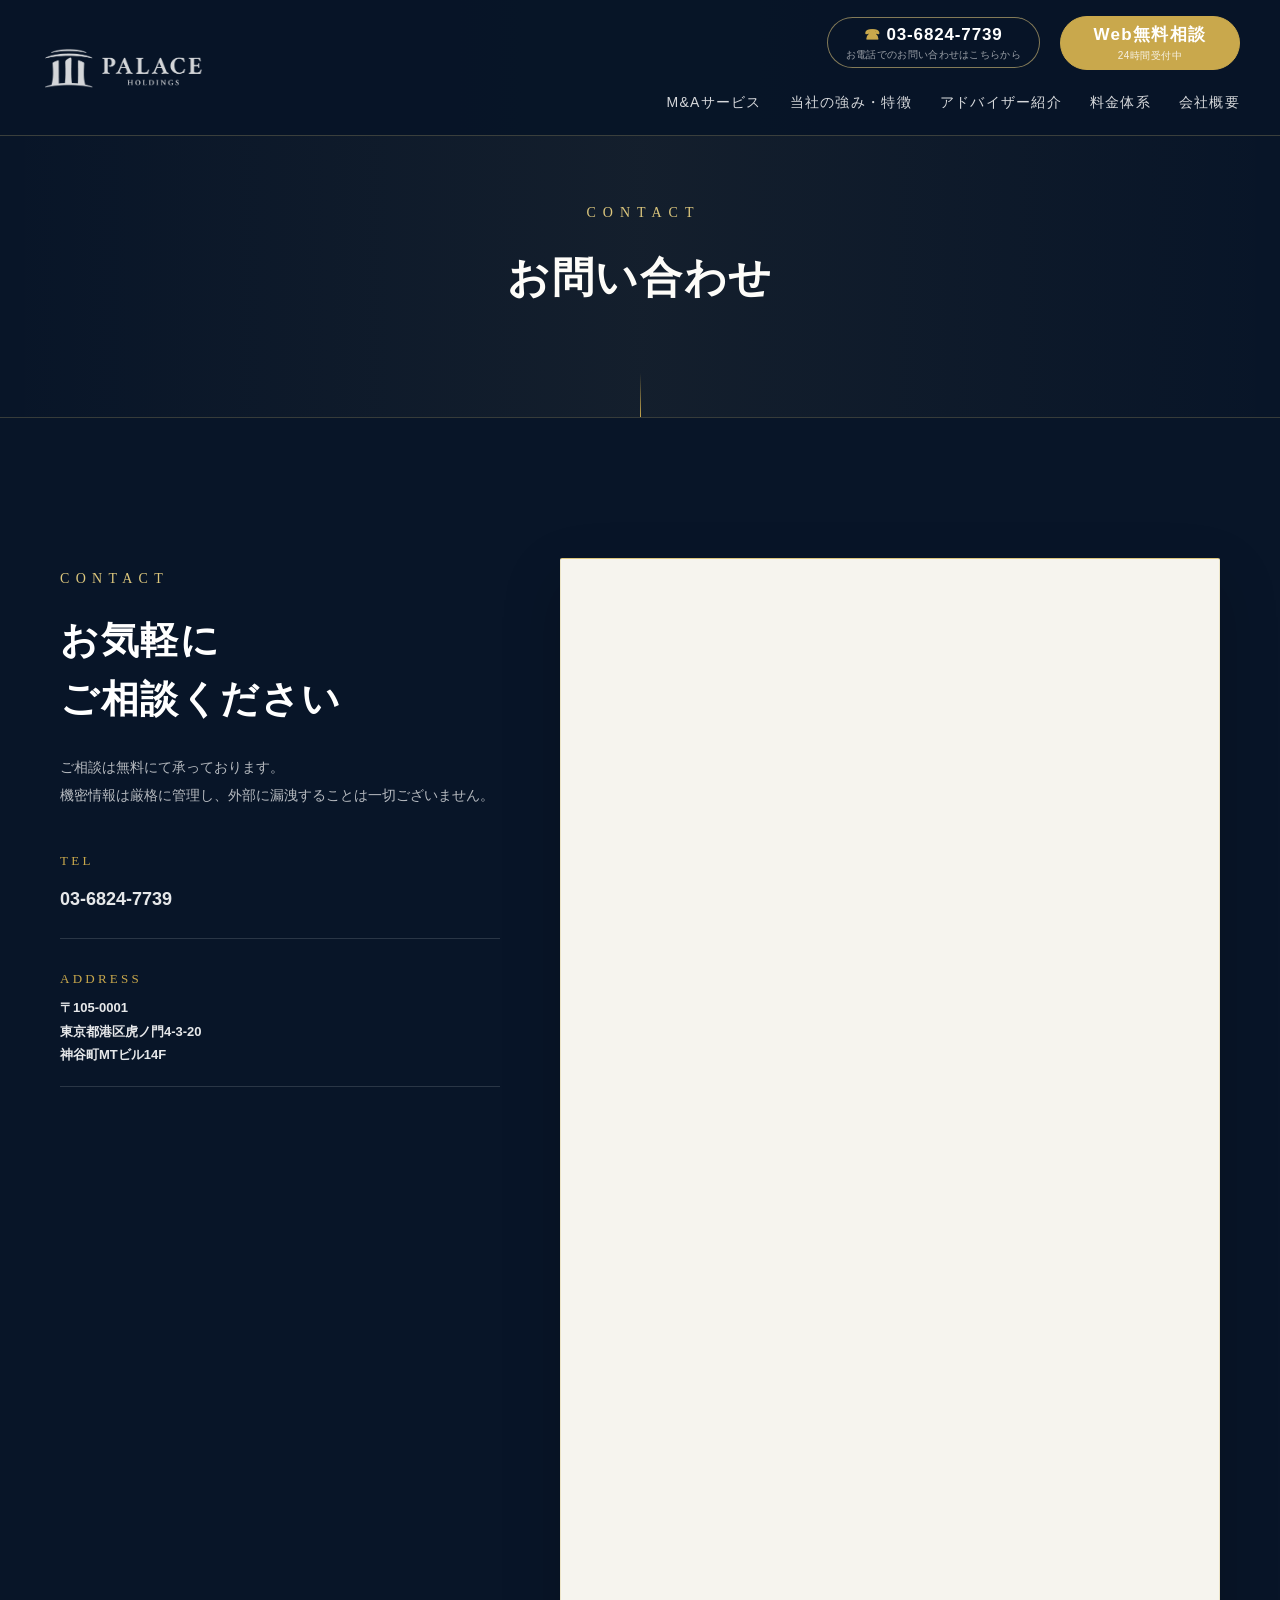
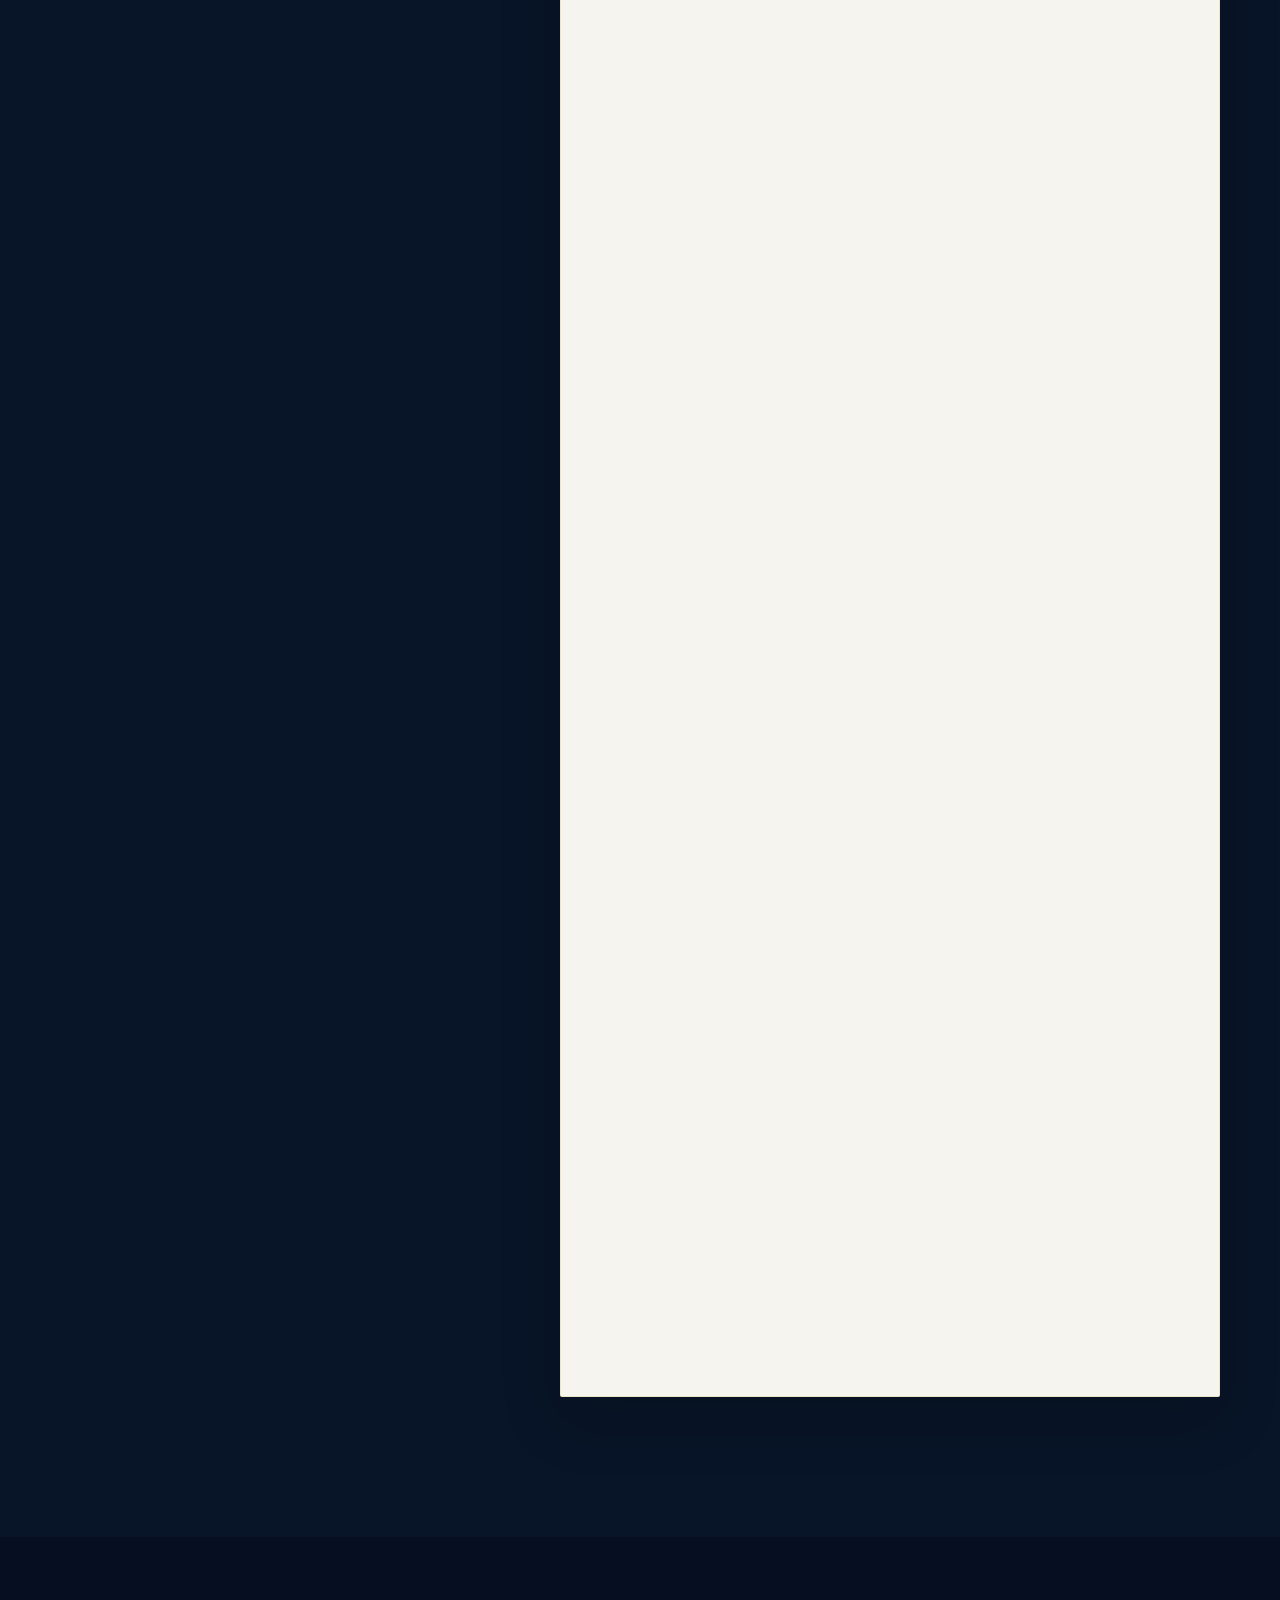
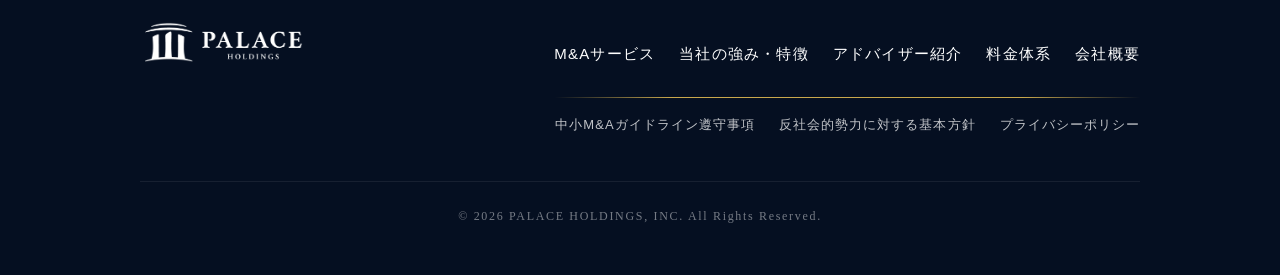
<file: contact.html>
<!DOCTYPE html>
<html lang="ja">
<head>
  <meta charset="UTF-8">
  <!-- Google tag (gtag.js) -->
  <script async src="https://www.googletagmanager.com/gtag/js?id=G-W23X70DLMN"></script>
  <script>
    window.dataLayer = window.dataLayer || [];
    function gtag(){dataLayer.push(arguments);}
    gtag('js', new Date());
    gtag('config', 'G-W23X70DLMN');
  </script>
  <meta name="viewport" content="width=device-width, initial-scale=1.0">
  <meta http-equiv="Content-Security-Policy" content="default-src 'self'; script-src 'self' 'unsafe-inline' https://www.googletagmanager.com https://www.google-analytics.com; style-src 'self' 'unsafe-inline' https://fonts.googleapis.com; font-src 'self' https://fonts.gstatic.com; img-src 'self' data: https:; frame-src https://www.google.com https://docs.google.com; connect-src 'self' https://www.google-analytics.com https://www.googletagmanager.com https://*.analytics.google.com;">
  <meta http-equiv="X-Content-Type-Options" content="nosniff">
  <meta name="referrer" content="strict-origin-when-cross-origin">
  <title>お問い合わせ | 株式会社パレスホールディングス</title>
  <link rel="preconnect" href="https://fonts.googleapis.com">
  <link rel="preconnect" href="https://fonts.gstatic.com" crossorigin>
  <link href="https://fonts.googleapis.com/css2?family=Cormorant+Garamond:ital,wght@0,400;0,500;0,600;0,700;1,400;1,500&family=Shippori+Mincho:wght@500;600;700&family=Noto+Sans+JP:wght@400;500;700&display=swap" rel="stylesheet">
  <link rel="stylesheet" href="css/style.css">
  <link rel="icon" type="image/png" href="assets/images/ico_PALACE_LOGO.png">
  <link rel="apple-touch-icon" href="assets/images/ico_PALACE_LOGO.png">
  <link rel="stylesheet" href="css/v4-pages.css">
</head>
<body>

<header>
  <a href="index.html" class="header-logo">
    <img src="assets/images/企業ロゴ_完全透過_ネイビー.png" alt="PALACE HOLDINGS">
  </a>
  <button type="button" class="nav-toggle" id="navToggle" aria-label="メニュー" aria-controls="mobileNav" aria-expanded="false"><span></span><span></span><span></span></button>
  <div class="header-right">
    <div class="header-cta">
      <div class="header-tel-block">
        <a href="tel:0368247739" class="header-tel">03-6824-7739</a>
        <span class="header-tel-sub">お電話でのお問い合わせはこちらから</span>
      </div>
      <a href="contact.html" class="header-consult-btn">Web無料相談<span class="header-consult-sub">24時間受付中</span></a>
    </div>
    <nav>
      <ul>
        <li><a href="service.html">M&amp;Aサービス</a></li>
        <li><a href="strengths.html">当社の強み・特徴</a></li>
        <li><a href="advisor.html">アドバイザー紹介</a></li>
        <li><a href="fee.html">料金体系</a></li>
        <li><a href="company.html">会社概要</a></li>
      </ul>
    </nav>
  </div>
</header>

<div class="mobile-nav" id="mobileNav" inert>
  <ul>
    <li><a href="service.html">M&amp;Aサービス</a></li>
    <li><a href="strengths.html">当社の強み・特徴</a></li>
    <li><a href="advisor.html">アドバイザー紹介</a></li>
    <li><a href="fee.html">料金体系</a></li>
    <li><a href="company.html">会社概要</a></li>
  </ul>
  <div class="mobile-nav-cta">
    <a href="contact.html" class="mobile-nav-consult-btn">Web無料相談</a>
  </div>
</div>

<div class="page-hero">
  <span class="page-hero-label">Contact</span>
  <h1 class="page-hero-title">お問い合わせ</h1>
</div>

<section class="section contact-section">
  <div class="section-inner">
    <div class="contact-layout">
      <div class="contact-info fade-in">
        <span class="section-label">Contact</span>
        <h2 class="section-title">お気軽に<br>ご相談ください</h2>
        <p style="font-size:14px;color:#555;line-height:2;margin-bottom:40px;">ご相談は無料にて承っております。<br>機密情報は厳格に管理し、外部に漏洩することは一切ございません。</p>
        <div class="contact-info-item">
          <div class="contact-info-label">TEL</div>
          <a href="tel:0368247739" class="contact-info-value">03-6824-7739</a>
        </div>
        <div class="contact-info-item">
          <div class="contact-info-label">ADDRESS</div>
          <div class="contact-info-value" style="font-size:13px;">〒105-0001<br>東京都港区虎ノ門4-3-20<br>神谷町MTビル14F</div>
        </div>
      </div>
      <div class="contact-form-wrap fade-in">
        <iframe title="無料相談お問い合わせフォーム" src="https://docs.google.com/forms/d/e/1FAIpQLScpRzKrwr_dcFNw0LoV3NlijYxgmwZ5Kd6MWjGFdjOC51uaEg/viewform?embedded=true" width="100%" height="2305" frameborder="0" marginheight="0" marginwidth="0">読み込んでいます…</iframe>
      </div>
    </div>
  </div>
</section>

<footer>
  <div class="footer-inner">
    <div class="footer-logo">
      <img src="assets/images/企業ロゴ_透過_文字白.png" alt="PALACE HOLDINGS" style="height:90px;width:auto;">
    </div>
    <nav class="footer-nav footer-nav-main">
      <a href="service.html">M&amp;Aサービス</a>
      <a href="strengths.html">当社の強み・特徴</a>
      <a href="advisor.html">アドバイザー紹介</a>
      <div class="footer-nav-inline">
        <a href="fee.html">料金体系</a>
        <a href="company.html">会社概要</a>
      </div>
    </nav>
    <nav class="footer-nav footer-nav-sub">
      <a href="guideline.html">中小M&amp;Aガイドライン遵守事項</a>
      <a href="antisocial.html">反社会的勢力に対する基本方針</a>
      <a href="privacy.html">プライバシーポリシー</a>
    </nav>
    <div class="footer-copy">© 2026 PALACE HOLDINGS, INC. All Rights Reserved.</div>
  </div>
</footer>

<script src="assets/js/site.js"></script>
</body>
</html>
</file>
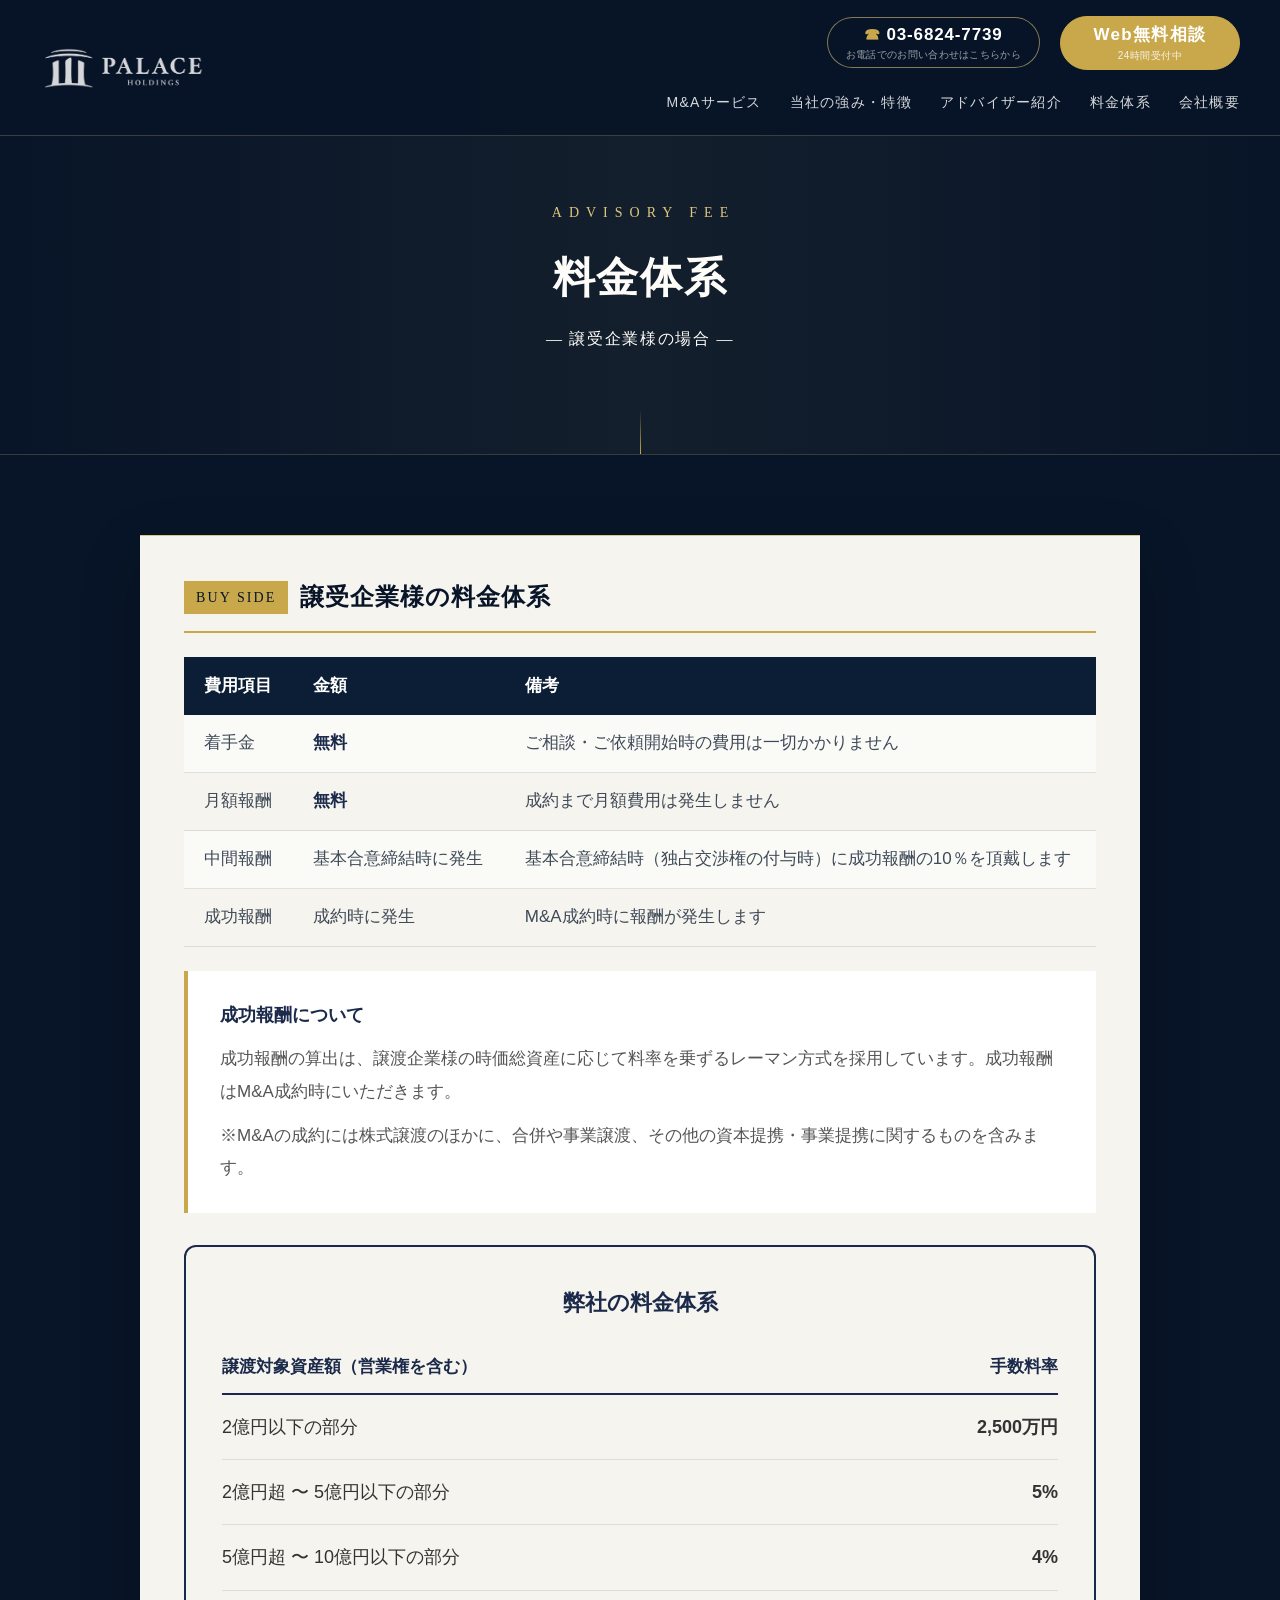
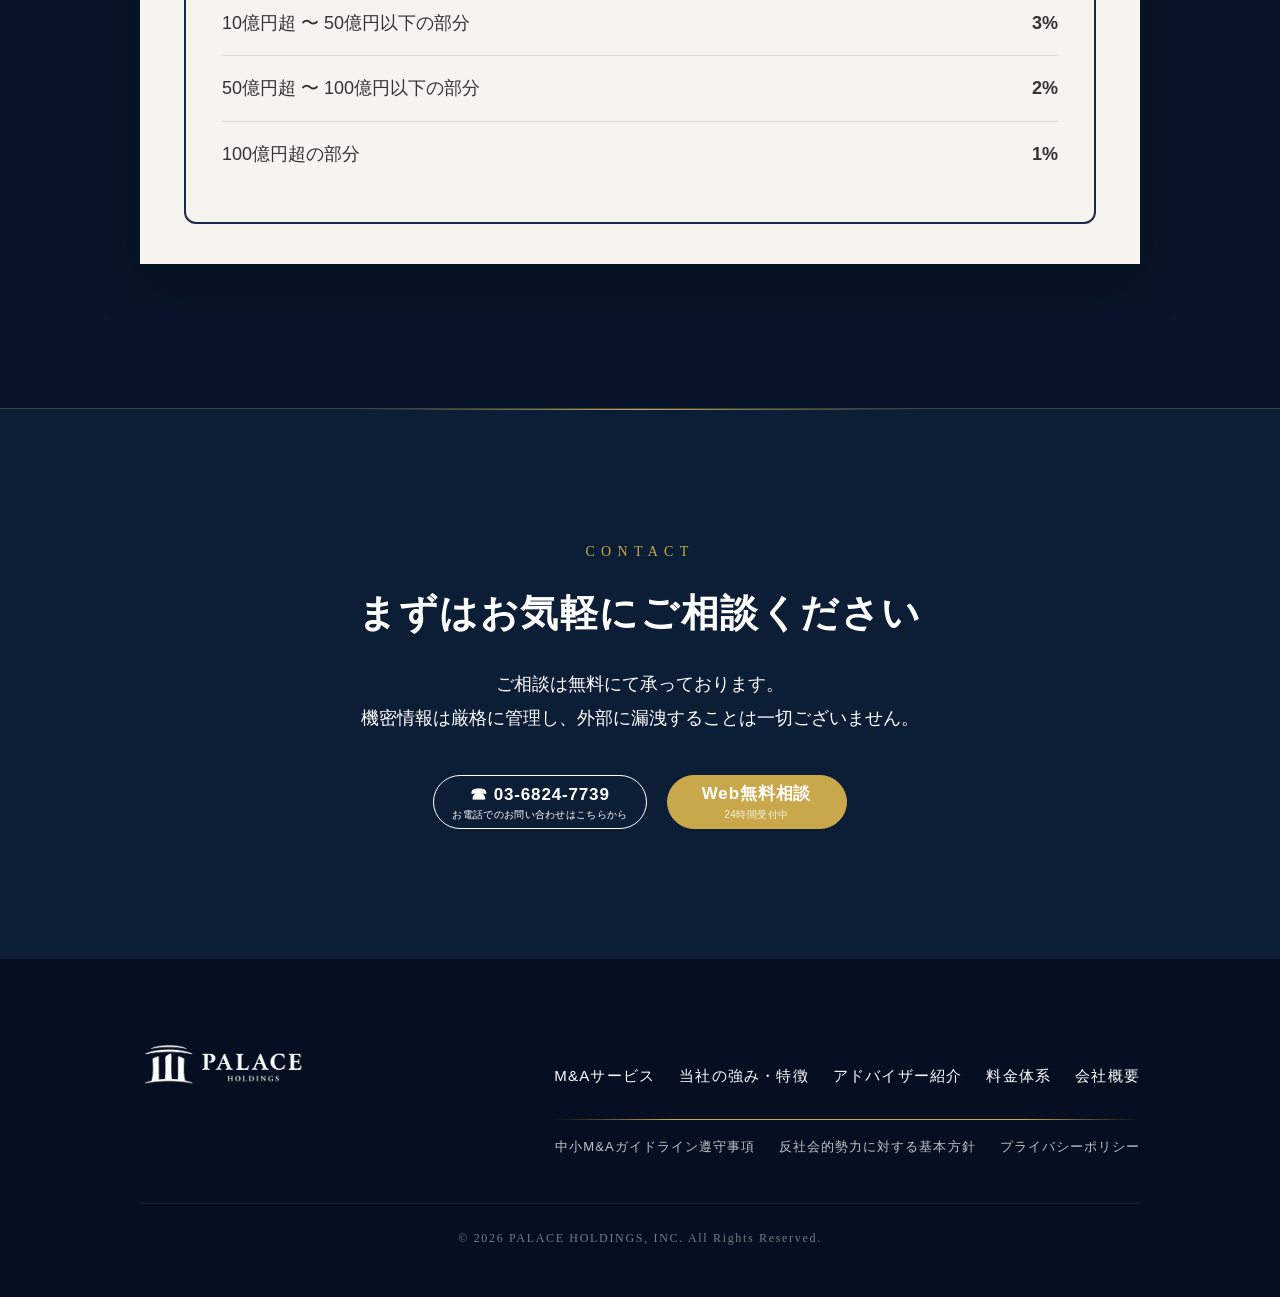
<file: fee-buy.html>
<!DOCTYPE html>
<html lang="ja">
<head>
  <meta charset="UTF-8">
  <!-- Google tag (gtag.js) -->
  <script async src="https://www.googletagmanager.com/gtag/js?id=G-W23X70DLMN"></script>
  <script>
    window.dataLayer = window.dataLayer || [];
    function gtag(){dataLayer.push(arguments);}
    gtag('js', new Date());
    gtag('config', 'G-W23X70DLMN');
  </script>
  <meta name="viewport" content="width=device-width, initial-scale=1.0">
  <meta http-equiv="Content-Security-Policy" content="default-src 'self'; script-src 'self' 'unsafe-inline' https://www.googletagmanager.com https://www.google-analytics.com; style-src 'self' 'unsafe-inline' https://fonts.googleapis.com; font-src 'self' https://fonts.gstatic.com; img-src 'self' data: https:; frame-src https://www.google.com https://docs.google.com; connect-src 'self' https://www.google-analytics.com https://www.googletagmanager.com https://*.analytics.google.com;">
  <meta http-equiv="X-Content-Type-Options" content="nosniff">
  <meta name="referrer" content="strict-origin-when-cross-origin">
  <title>料金体系（譲受企業様） | 株式会社パレスホールディングス</title>
  <link rel="preconnect" href="https://fonts.googleapis.com">
  <link rel="preconnect" href="https://fonts.gstatic.com" crossorigin>
  <link href="https://fonts.googleapis.com/css2?family=Cormorant+Garamond:ital,wght@0,400;0,500;0,600;0,700;1,400;1,500&family=Shippori+Mincho:wght@500;600;700&family=Noto+Sans+JP:wght@400;500;700&display=swap" rel="stylesheet">
  <link rel="stylesheet" href="css/style.css">
  <link rel="icon" type="image/png" href="assets/images/ico_PALACE_LOGO.png">
  <link rel="apple-touch-icon" href="assets/images/ico_PALACE_LOGO.png">
  <link rel="stylesheet" href="css/v4-pages.css">
</head>
<body>

<header>
  <a href="index.html" class="header-logo">
    <img src="assets/images/企業ロゴ_完全透過_ネイビー.png" alt="PALACE HOLDINGS">
  </a>
  <button type="button" class="nav-toggle" id="navToggle" aria-label="メニュー" aria-controls="mobileNav" aria-expanded="false"><span></span><span></span><span></span></button>
  <div class="header-right">
    <div class="header-cta">
      <div class="header-tel-block">
        <a href="tel:0368247739" class="header-tel">03-6824-7739</a>
        <span class="header-tel-sub">お電話でのお問い合わせはこちらから</span>
      </div>
      <a href="contact.html" class="header-consult-btn">Web無料相談<span class="header-consult-sub">24時間受付中</span></a>
    </div>
    <nav>
      <ul>
        <li><a href="service.html">M&amp;Aサービス</a></li>
        <li><a href="strengths.html">当社の強み・特徴</a></li>
        <li><a href="advisor.html">アドバイザー紹介</a></li>
        <li><a href="fee.html">料金体系</a></li>
        <li><a href="company.html">会社概要</a></li>
      </ul>
    </nav>
  </div>
</header>

<div class="mobile-nav" id="mobileNav" inert>
  <ul>
    <li><a href="service.html">M&amp;Aサービス</a></li>
    <li><a href="strengths.html">当社の強み・特徴</a></li>
    <li><a href="advisor.html">アドバイザー紹介</a></li>
    <li><a href="fee.html">料金体系</a></li>
    <li><a href="company.html">会社概要</a></li>
  </ul>
  <div class="mobile-nav-cta">
    <a href="contact.html" class="mobile-nav-consult-btn">Web無料相談</a>
  </div>
</div>

<div class="page-hero">
  <span class="page-hero-label">Advisory Fee</span>
  <h1 class="page-hero-title">料金体系<span style="font-size:16px;display:block;margin-top:8px;font-weight:400;">― 譲受企業様の場合 ―</span></h1>
</div>

<section class="fee-section">
  <div class="fee-inner">

    <div class="fee-block fade-in">
      <h3 class="fee-block-title"><span class="tag tag-buy" style="background:var(--gold);">BUY SIDE</span>譲受企業様の料金体系</h3>
      <table class="fee-table">
        <tr>
          <th>費用項目</th>
          <th>金額</th>
          <th>備考</th>
        </tr>
        <tr>
          <td>着手金</td>
          <td><strong style="color:var(--navy);">無料</strong></td>
          <td>ご相談・ご依頼開始時の費用は一切かかりません</td>
        </tr>
        <tr>
          <td>月額報酬</td>
          <td><strong style="color:var(--navy);">無料</strong></td>
          <td>成約まで月額費用は発生しません</td>
        </tr>
        <tr>
          <td>中間報酬</td>
          <td>基本合意締結時に発生</td>
          <td>基本合意締結時（独占交渉権の付与時）に成功報酬の10％を頂戴します</td>
        </tr>
        <tr>
          <td>成功報酬</td>
          <td>成約時に発生</td>
          <td>M&amp;A成約時に報酬が発生します</td>
        </tr>
      </table>
      <div class="fee-success-box">
        <h4>成功報酬について</h4>
        <p>成功報酬の算出は、譲渡企業様の時価総資産に応じて料率を乗ずるレーマン方式を採用しています。成功報酬はM&amp;A成約時にいただきます。</p>
        <p style="margin-top:12px;">※M&amp;Aの成約には株式譲渡のほかに、合併や事業譲渡、その他の資本提携・事業提携に関するものを含みます。</p>
      </div>

      <div class="fee-reward-table">
        <h4>弊社の料金体系</h4>
        <table>
          <tr>
            <th>譲渡対象資産額（営業権を含む）</th>
            <th>手数料率</th>
          </tr>
          <tr>
            <td>2億円以下の部分</td>
            <td>2,500万円</td>
          </tr>
          <tr>
            <td>2億円超 〜 5億円以下の部分</td>
            <td>5%</td>
          </tr>
          <tr>
            <td>5億円超 〜 10億円以下の部分</td>
            <td>4%</td>
          </tr>
          <tr>
            <td>10億円超 〜 50億円以下の部分</td>
            <td>3%</td>
          </tr>
          <tr>
            <td>50億円超 〜 100億円以下の部分</td>
            <td>2%</td>
          </tr>
          <tr>
            <td>100億円超の部分</td>
            <td>1%</td>
          </tr>
        </table>
      </div>
    </div>


  </div>
</section>

<section class="cta-section">
  <div class="section-inner">
    <span class="section-label fade-in" style="color:var(--gold);text-align:center;display:block;">Contact</span>
    <h2 class="section-title white fade-in">まずはお気軽にご相談ください</h2>
    <p class="section-lead white fade-in">ご相談は無料にて承っております。<br>機密情報は厳格に管理し、外部に漏洩することは一切ございません。</p>
    <div class="cta-btns fade-in" style="margin-top:40px;">
      <a href="tel:0368247739" class="cta-tel-block">
        <span class="cta-tel-num">☎ 03-6824-7739</span>
        <span>お電話でのお問い合わせはこちらから</span>
      </a>
      <a href="contact.html" class="cta-consult-btn">Web無料相談<span class="cta-consult-sub">24時間受付中</span></a>
    </div>
  </div>
</section>

<footer>
  <div class="footer-inner">
    <div class="footer-logo">
      <img src="assets/images/企業ロゴ_透過_文字白.png" alt="PALACE HOLDINGS" style="height:90px;width:auto;">
    </div>
    <nav class="footer-nav footer-nav-main">
      <a href="service.html">M&amp;Aサービス</a>
      <a href="strengths.html">当社の強み・特徴</a>
      <a href="advisor.html">アドバイザー紹介</a>
      <div class="footer-nav-inline">
        <a href="fee.html">料金体系</a>
        <a href="company.html">会社概要</a>
      </div>
    </nav>
    <nav class="footer-nav footer-nav-sub">
      <a href="guideline.html">中小M&amp;Aガイドライン遵守事項</a>
      <a href="antisocial.html">反社会的勢力に対する基本方針</a>
      <a href="privacy.html">プライバシーポリシー</a>
    </nav>
    <div class="footer-copy">© 2026 PALACE HOLDINGS, INC. All Rights Reserved.</div>
  </div>
</footer>

<a href="contact.html" class="mobile-bottom-banner">
  <span class="mbb-icon">&#9993;</span>
  <span class="mbb-text">
    <span class="mbb-sub">秘密厳守・ご相談無料</span>
    <span class="mbb-main">譲渡・譲受のお問い合わせはこちら</span>
  </span>
  <span class="mbb-arrow">&#10132;</span>
</a>

<script src="assets/js/site.js"></script>
</body>
</html>
</file>
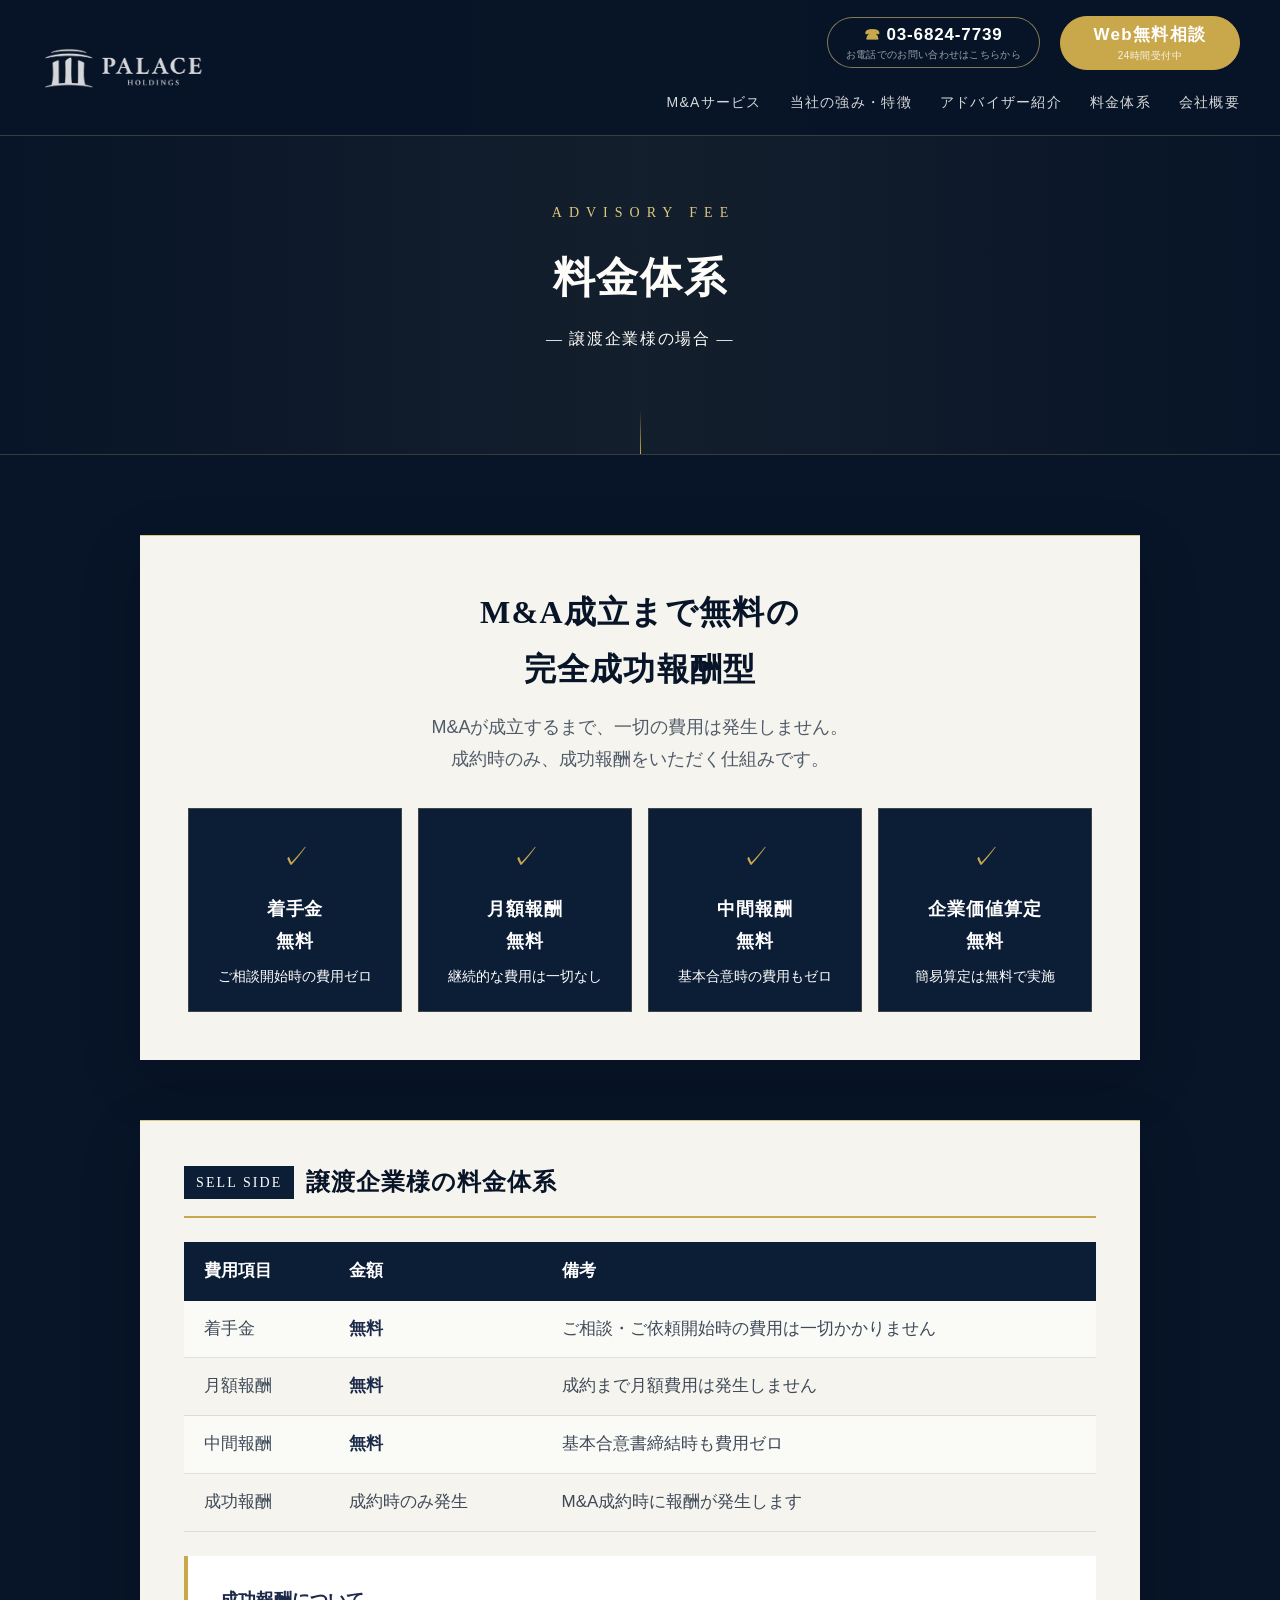
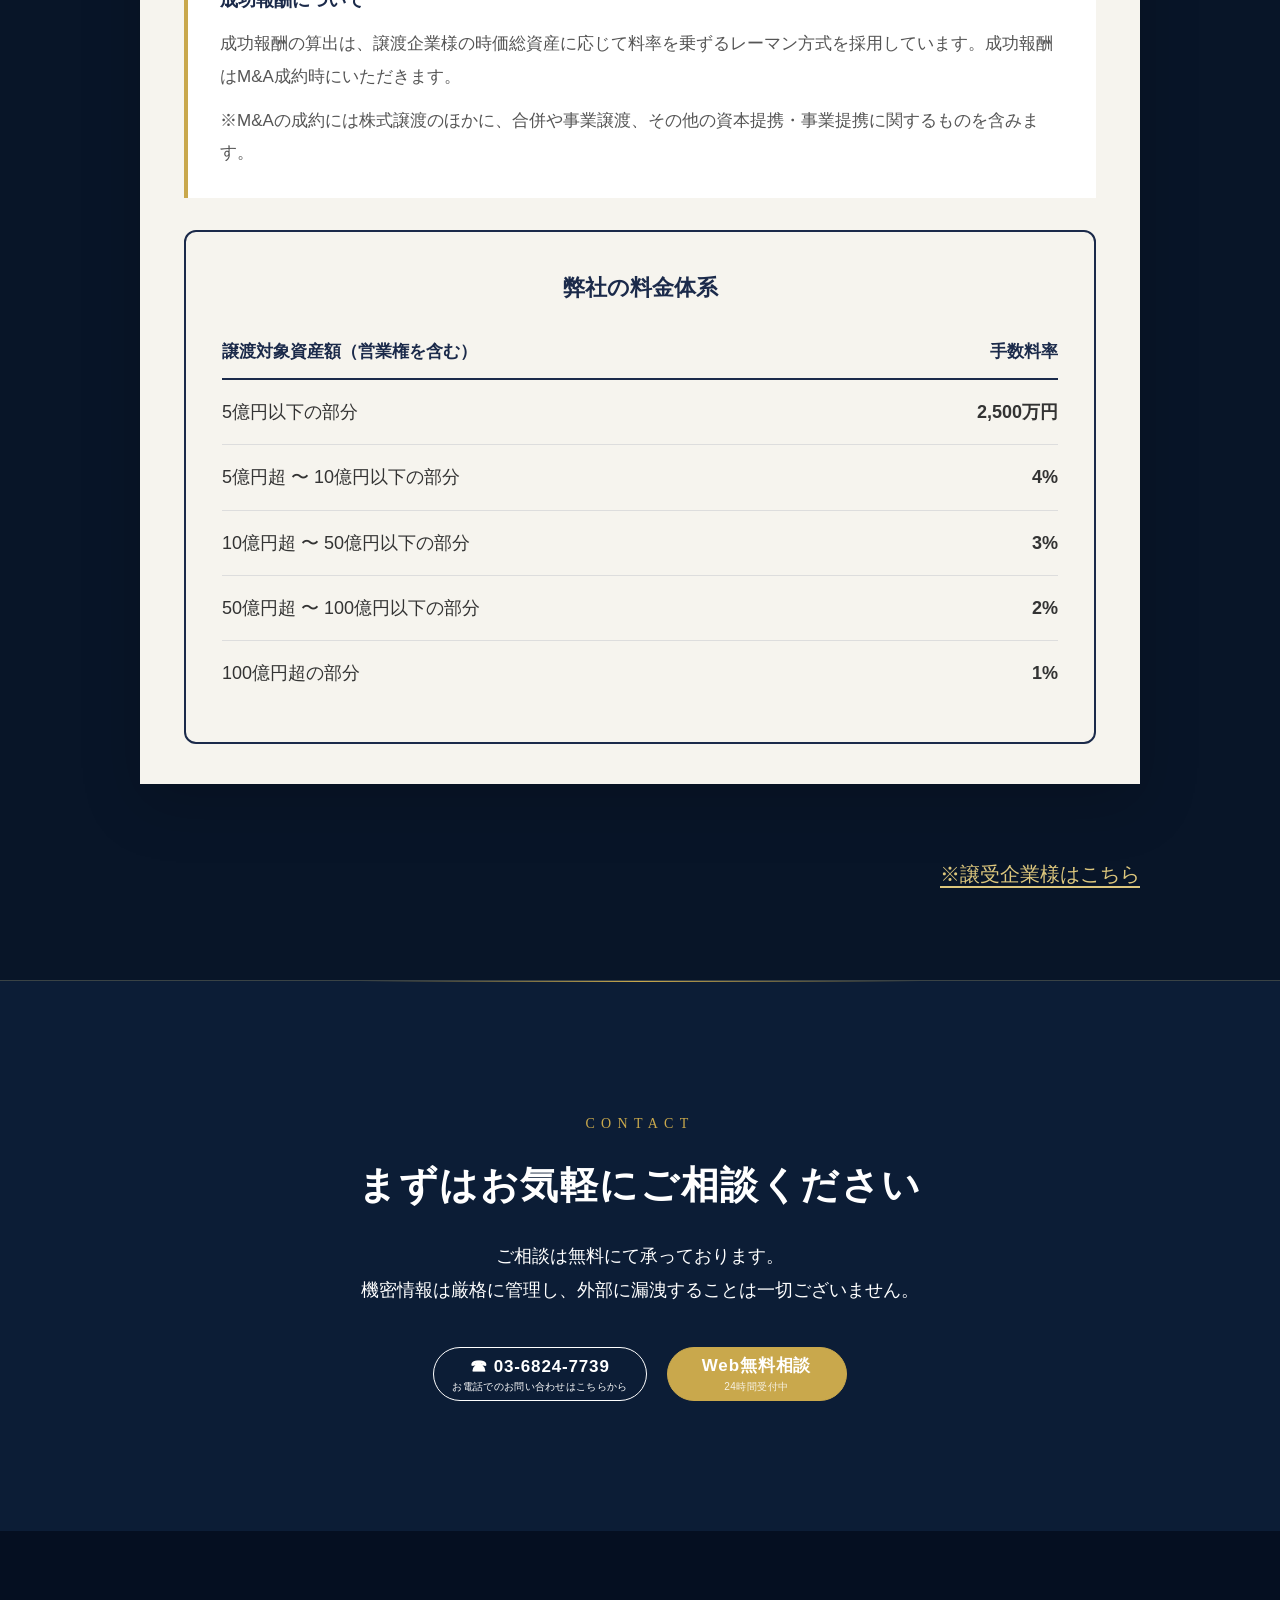
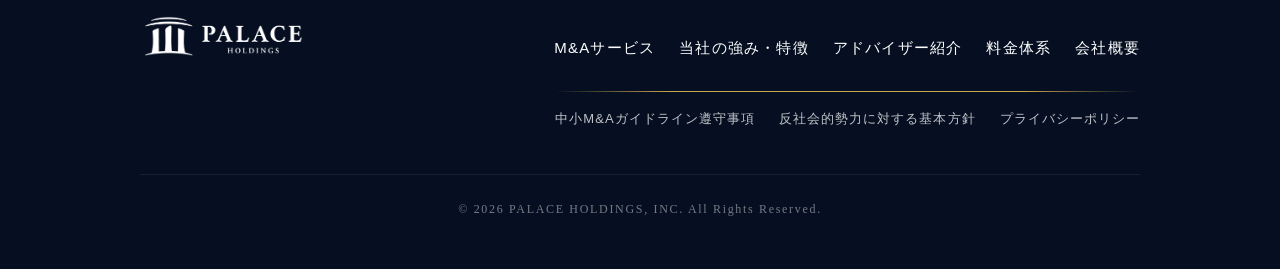
<file: fee.html>
<!DOCTYPE html>
<html lang="ja">
<head>
  <meta charset="UTF-8">
  <!-- Google tag (gtag.js) -->
  <script async src="https://www.googletagmanager.com/gtag/js?id=G-W23X70DLMN"></script>
  <script>
    window.dataLayer = window.dataLayer || [];
    function gtag(){dataLayer.push(arguments);}
    gtag('js', new Date());
    gtag('config', 'G-W23X70DLMN');
  </script>
  <meta name="viewport" content="width=device-width, initial-scale=1.0">
  <meta http-equiv="Content-Security-Policy" content="default-src 'self'; script-src 'self' 'unsafe-inline' https://www.googletagmanager.com https://www.google-analytics.com; style-src 'self' 'unsafe-inline' https://fonts.googleapis.com; font-src 'self' https://fonts.gstatic.com; img-src 'self' data: https:; frame-src https://www.google.com https://docs.google.com; connect-src 'self' https://www.google-analytics.com https://www.googletagmanager.com https://*.analytics.google.com;">
  <meta http-equiv="X-Content-Type-Options" content="nosniff">
  <meta name="referrer" content="strict-origin-when-cross-origin">
  <title>料金体系 | 株式会社パレスホールディングス</title>
  <link rel="preconnect" href="https://fonts.googleapis.com">
  <link rel="preconnect" href="https://fonts.gstatic.com" crossorigin>
  <link href="https://fonts.googleapis.com/css2?family=Cormorant+Garamond:ital,wght@0,400;0,500;0,600;0,700;1,400;1,500&family=Shippori+Mincho:wght@500;600;700&family=Noto+Sans+JP:wght@400;500;700&display=swap" rel="stylesheet">
  <link rel="stylesheet" href="css/style.css">
  <link rel="icon" type="image/png" href="assets/images/ico_PALACE_LOGO.png">
  <link rel="apple-touch-icon" href="assets/images/ico_PALACE_LOGO.png">
  <link rel="stylesheet" href="css/v4-pages.css">
</head>
<body>

<header>
  <a href="index.html" class="header-logo">
    <img src="assets/images/企業ロゴ_完全透過_ネイビー.png" alt="PALACE HOLDINGS">
  </a>
  <button type="button" class="nav-toggle" id="navToggle" aria-label="メニュー" aria-controls="mobileNav" aria-expanded="false"><span></span><span></span><span></span></button>
  <div class="header-right">
    <div class="header-cta">
      <div class="header-tel-block">
        <a href="tel:0368247739" class="header-tel">03-6824-7739</a>
        <span class="header-tel-sub">お電話でのお問い合わせはこちらから</span>
      </div>
      <a href="contact.html" class="header-consult-btn">Web無料相談<span class="header-consult-sub">24時間受付中</span></a>
    </div>
    <nav>
      <ul>
        <li><a href="service.html">M&amp;Aサービス</a></li>
        <li><a href="strengths.html">当社の強み・特徴</a></li>
        <li><a href="advisor.html">アドバイザー紹介</a></li>
        <li><a href="fee.html">料金体系</a></li>
        <li><a href="company.html">会社概要</a></li>
      </ul>
    </nav>
  </div>
</header>

<div class="mobile-nav" id="mobileNav" inert>
  <ul>
    <li><a href="service.html">M&amp;Aサービス</a></li>
    <li><a href="strengths.html">当社の強み・特徴</a></li>
    <li><a href="advisor.html">アドバイザー紹介</a></li>
    <li><a href="fee.html">料金体系</a></li>
    <li><a href="company.html">会社概要</a></li>
  </ul>
  <div class="mobile-nav-cta">
    <a href="contact.html" class="mobile-nav-consult-btn">Web無料相談</a>
  </div>
</div>

<div class="page-hero">
  <span class="page-hero-label">Advisory Fee</span>
  <h1 class="page-hero-title">料金体系<span style="font-size:16px;display:block;margin-top:8px;font-weight:400;">― 譲渡企業様の場合 ―</span></h1>
</div>

<section class="fee-section">
  <div class="fee-inner">

    <div class="fee-hero-box fade-in">
      <h2>M&amp;A成立まで無料の<br>完全成功報酬型</h2>
      <p>M&Aが成立するまで、一切の費用は発生しません。<br>成約時のみ、成功報酬をいただく仕組みです。</p>
      <div class="fee-free-items">
        <div class="fee-free-item">
          <div class="icon">✓</div>
          <div class="label">着手金<br>無料</div>
          <div class="value">ご相談開始時の費用ゼロ</div>
        </div>
        <div class="fee-free-item">
          <div class="icon">✓</div>
          <div class="label">月額報酬<br>無料</div>
          <div class="value">継続的な費用は一切なし</div>
        </div>
        <div class="fee-free-item">
          <div class="icon">✓</div>
          <div class="label">中間報酬<br>無料</div>
          <div class="value">基本合意時の費用もゼロ</div>
        </div>
        <div class="fee-free-item">
          <div class="icon">✓</div>
          <div class="label">企業価値算定<br>無料</div>
          <div class="value">簡易算定は無料で実施</div>
        </div>
      </div>
    </div>

    <div class="fee-block fade-in">
      <h3 class="fee-block-title"><span class="tag">SELL SIDE</span>譲渡企業様の料金体系</h3>
      <table class="fee-table">
        <tr>
          <th>費用項目</th>
          <th>金額</th>
          <th>備考</th>
        </tr>
        <tr>
          <td>着手金</td>
          <td><strong style="color:var(--navy);">無料</strong></td>
          <td>ご相談・ご依頼開始時の費用は一切かかりません</td>
        </tr>
        <tr>
          <td>月額報酬</td>
          <td><strong style="color:var(--navy);">無料</strong></td>
          <td>成約まで月額費用は発生しません</td>
        </tr>
        <tr>
          <td>中間報酬</td>
          <td><strong style="color:var(--navy);">無料</strong></td>
          <td>基本合意書締結時も費用ゼロ</td>
        </tr>
        <tr>
          <td>成功報酬</td>
          <td>成約時のみ発生</td>
          <td>M&amp;A成約時に報酬が発生します</td>
        </tr>
      </table>
      <div class="fee-success-box">
        <h4>成功報酬について</h4>
        <p>成功報酬の算出は、譲渡企業様の時価総資産に応じて料率を乗ずるレーマン方式を採用しています。成功報酬はM&amp;A成約時にいただきます。</p>
        <p style="margin-top:12px;">※M&amp;Aの成約には株式譲渡のほかに、合併や事業譲渡、その他の資本提携・事業提携に関するものを含みます。</p>
      </div>

      <div class="fee-reward-table">
        <h4>弊社の料金体系</h4>
        <table>
          <tr>
            <th>譲渡対象資産額（営業権を含む）</th>
            <th>手数料率</th>
          </tr>
          <tr>
            <td>5億円以下の部分</td>
            <td>2,500万円</td>
          </tr>
          <tr>
            <td>5億円超 〜 10億円以下の部分</td>
            <td>4%</td>
          </tr>
          <tr>
            <td>10億円超 〜 50億円以下の部分</td>
            <td>3%</td>
          </tr>
          <tr>
            <td>50億円超 〜 100億円以下の部分</td>
            <td>2%</td>
          </tr>
          <tr>
            <td>100億円超の部分</td>
            <td>1%</td>
          </tr>
        </table>
      </div>
    </div>

    <p style="margin-top:32px;font-size:20px;text-align:right;"><a href="fee-buy.html" class="fee-side-link">※譲受企業様はこちら</a></p>

  </div>
</section>

<section class="cta-section">
  <div class="section-inner">
    <span class="section-label fade-in" style="color:var(--gold);text-align:center;display:block;">Contact</span>
    <h2 class="section-title white fade-in">まずはお気軽にご相談ください</h2>
    <p class="section-lead white fade-in">ご相談は無料にて承っております。<br>機密情報は厳格に管理し、外部に漏洩することは一切ございません。</p>
    <div class="cta-btns fade-in" style="margin-top:40px;">
      <a href="tel:0368247739" class="cta-tel-block">
        <span class="cta-tel-num">☎ 03-6824-7739</span>
        <span>お電話でのお問い合わせはこちらから</span>
      </a>
      <a href="contact.html" class="cta-consult-btn">Web無料相談<span class="cta-consult-sub">24時間受付中</span></a>
    </div>
  </div>
</section>

<footer>
  <div class="footer-inner">
    <div class="footer-logo">
      <img src="assets/images/企業ロゴ_透過_文字白.png" alt="PALACE HOLDINGS" style="height:90px;width:auto;">
    </div>
    <nav class="footer-nav footer-nav-main">
      <a href="service.html">M&amp;Aサービス</a>
      <a href="strengths.html">当社の強み・特徴</a>
      <a href="advisor.html">アドバイザー紹介</a>
      <div class="footer-nav-inline">
        <a href="fee.html">料金体系</a>
        <a href="company.html">会社概要</a>
      </div>
    </nav>
    <nav class="footer-nav footer-nav-sub">
      <a href="guideline.html">中小M&amp;Aガイドライン遵守事項</a>
      <a href="antisocial.html">反社会的勢力に対する基本方針</a>
      <a href="privacy.html">プライバシーポリシー</a>
    </nav>
    <div class="footer-copy">© 2026 PALACE HOLDINGS, INC. All Rights Reserved.</div>
  </div>
</footer>

<a href="contact.html" class="mobile-bottom-banner">
  <span class="mbb-icon">&#9993;</span>
  <span class="mbb-text">
    <span class="mbb-sub">秘密厳守・ご相談無料</span>
    <span class="mbb-main">譲渡・譲受のお問い合わせはこちら</span>
  </span>
  <span class="mbb-arrow">&#10132;</span>
</a>

<script src="assets/js/site.js"></script>
</body>
</html>
</file>
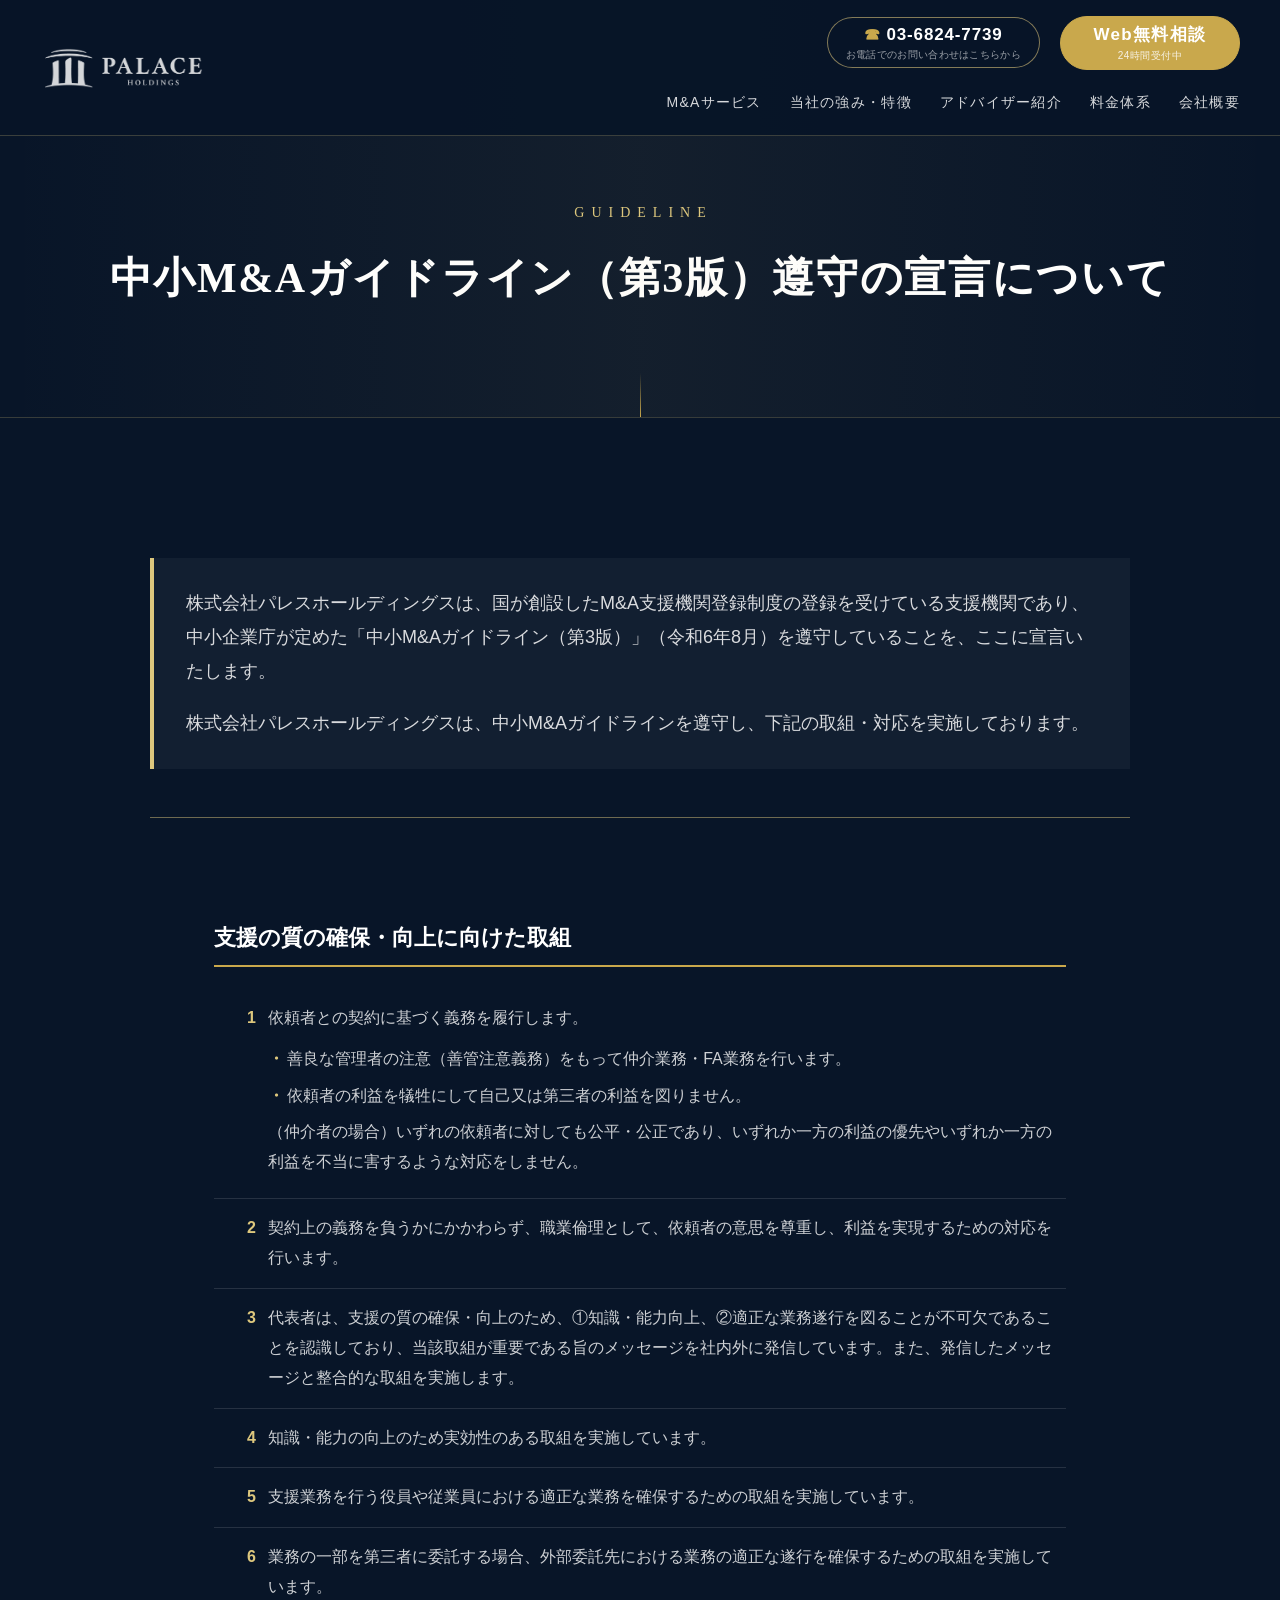
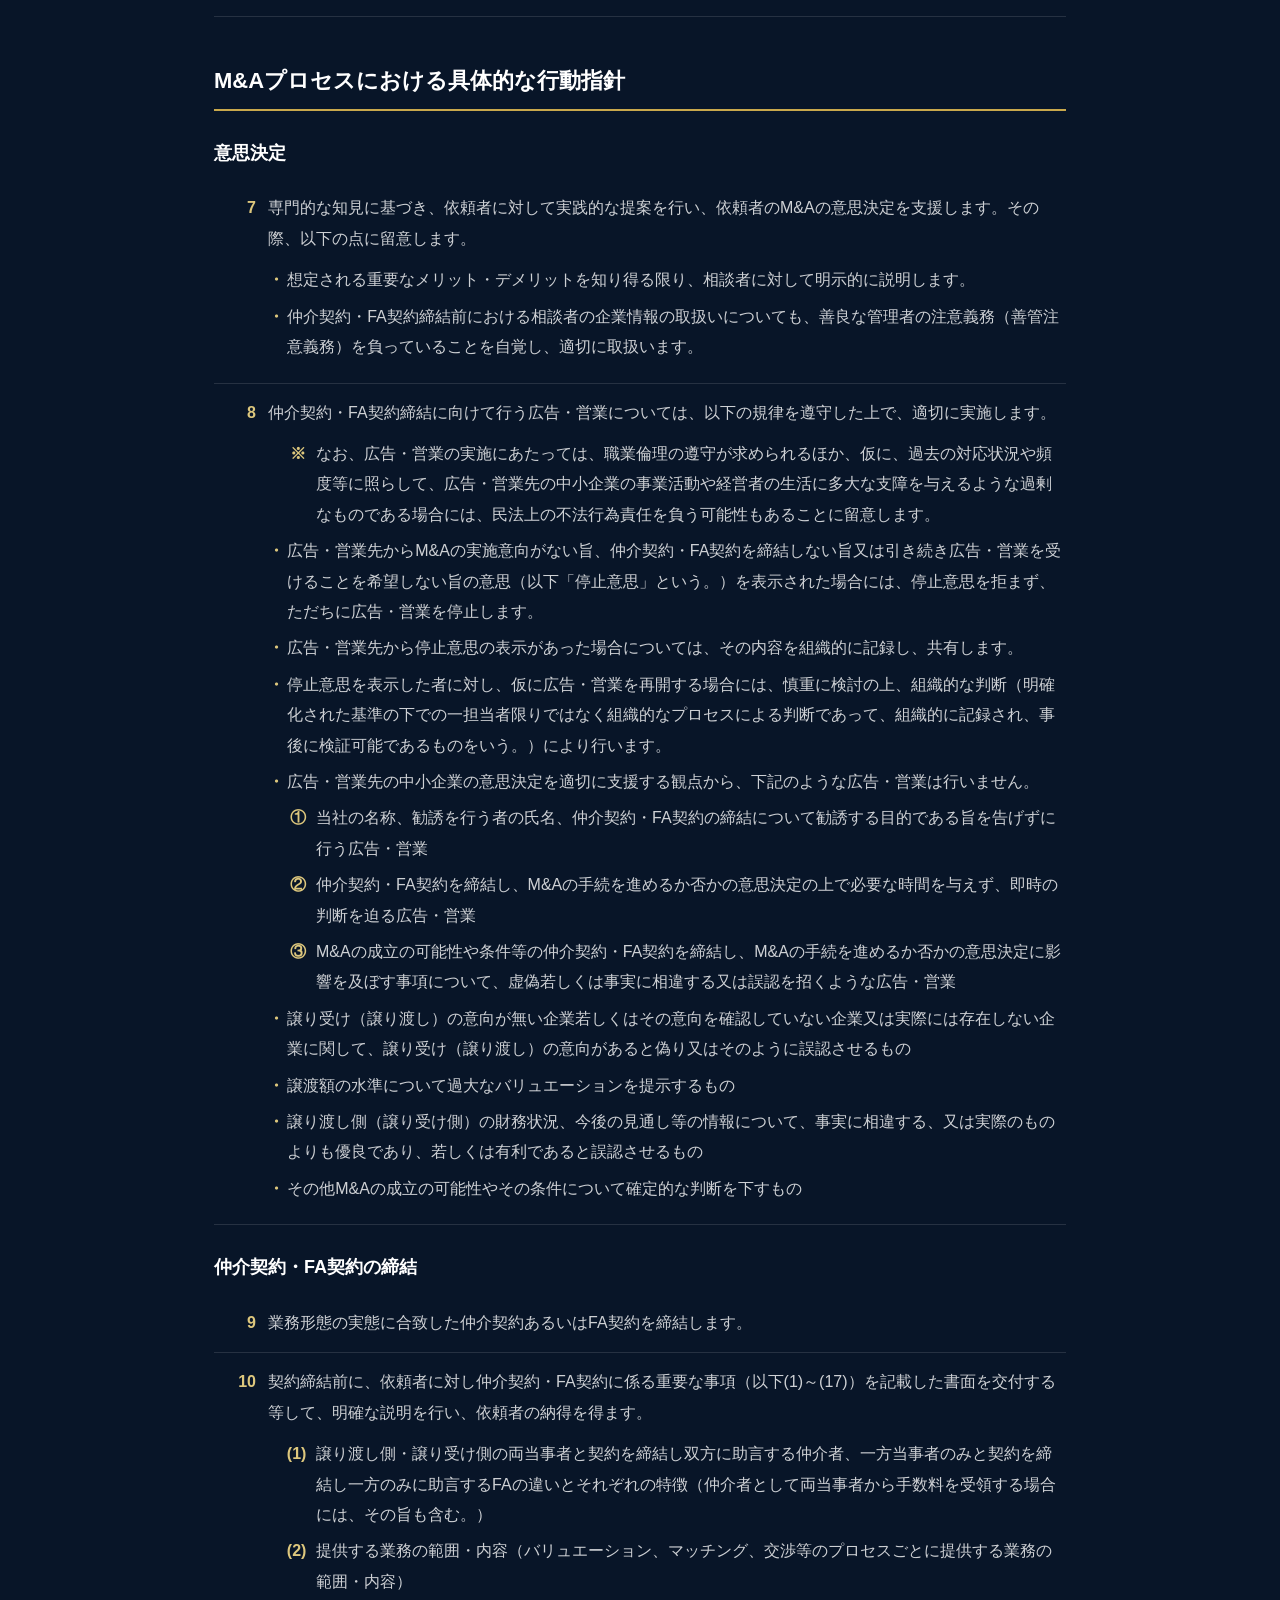
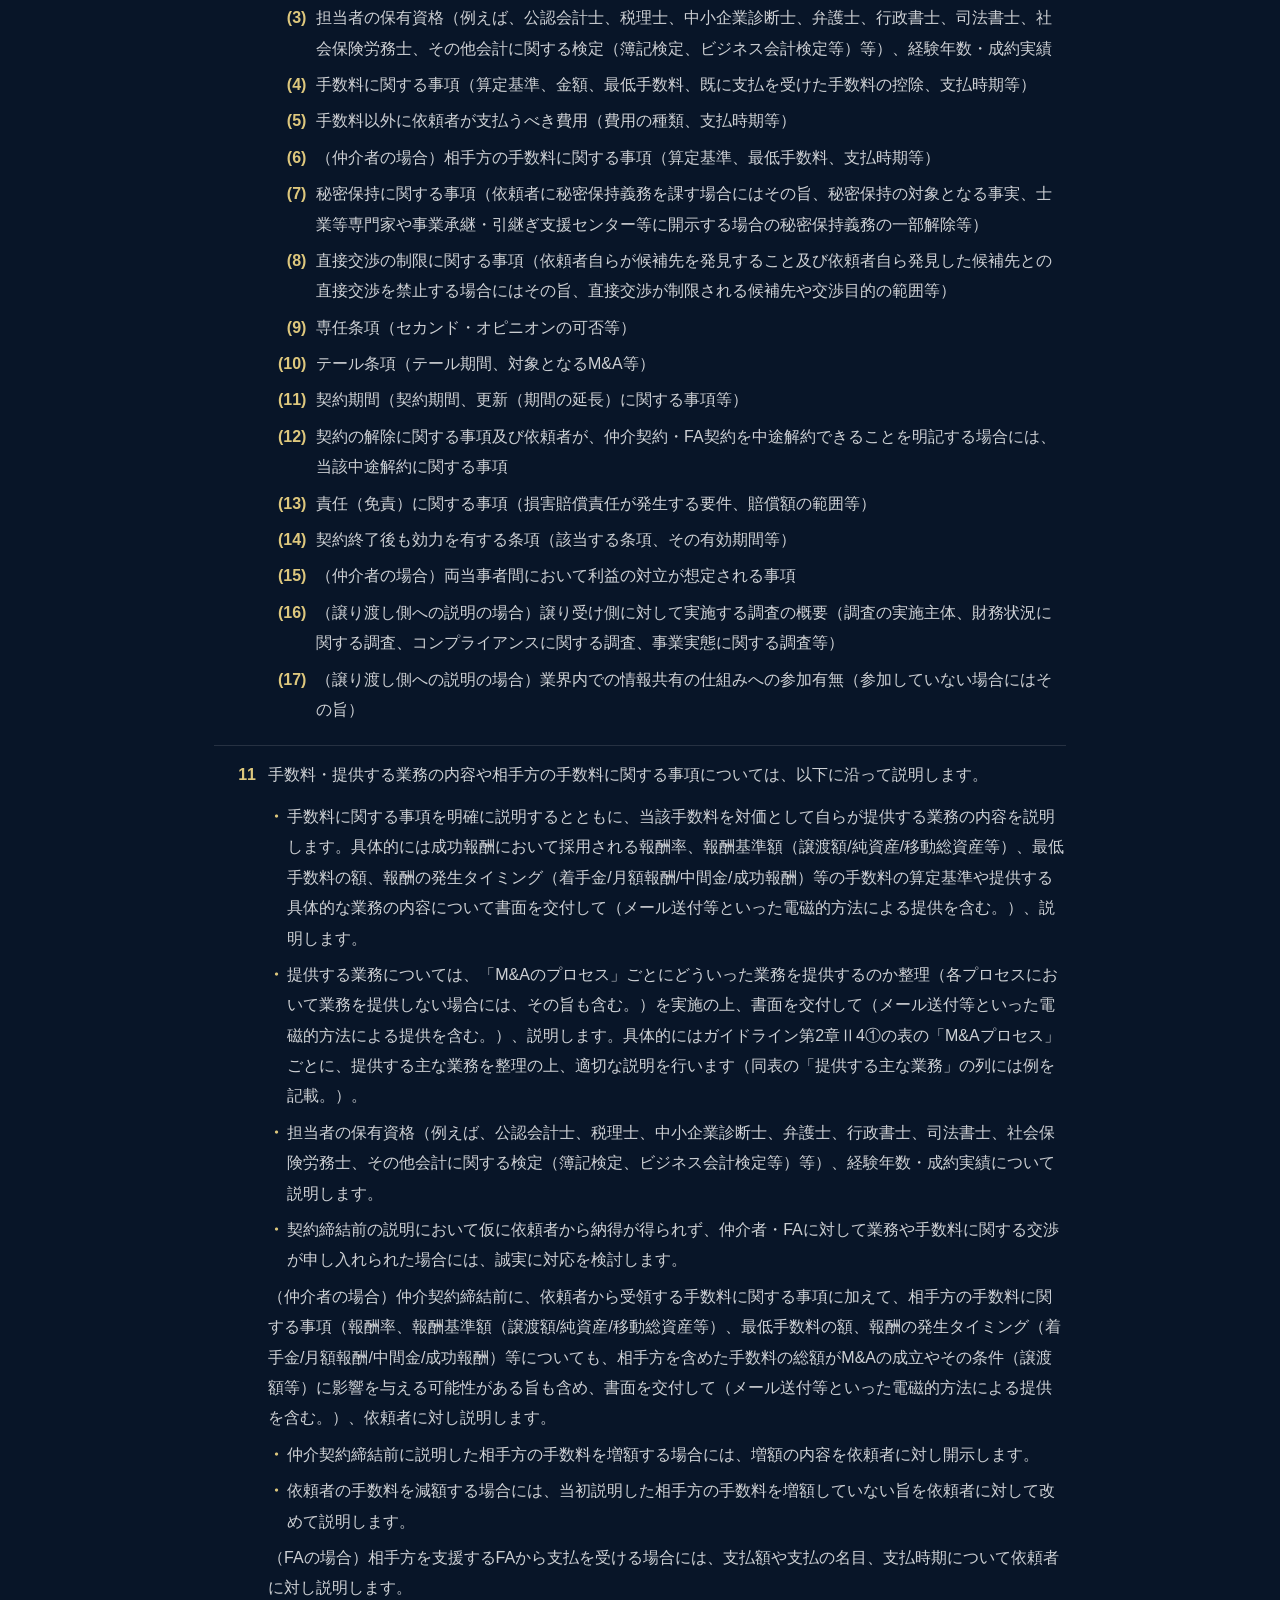
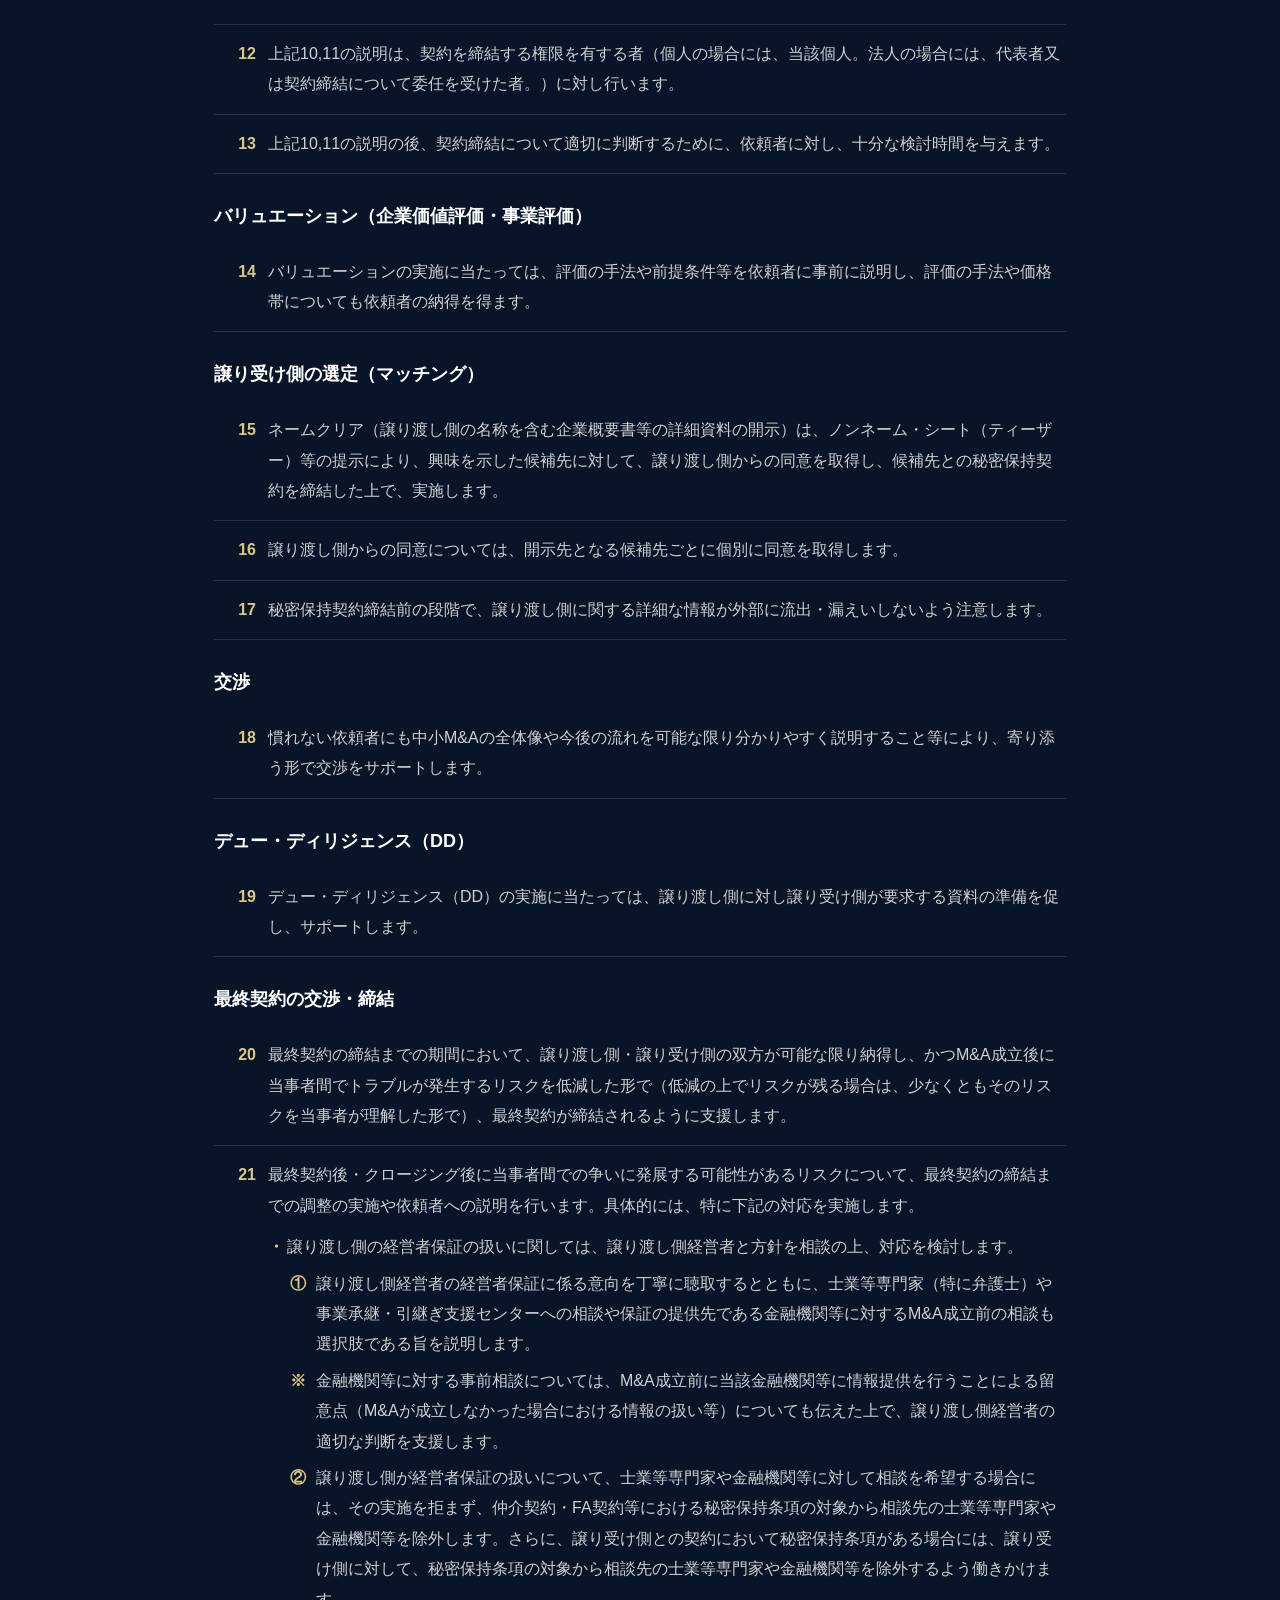
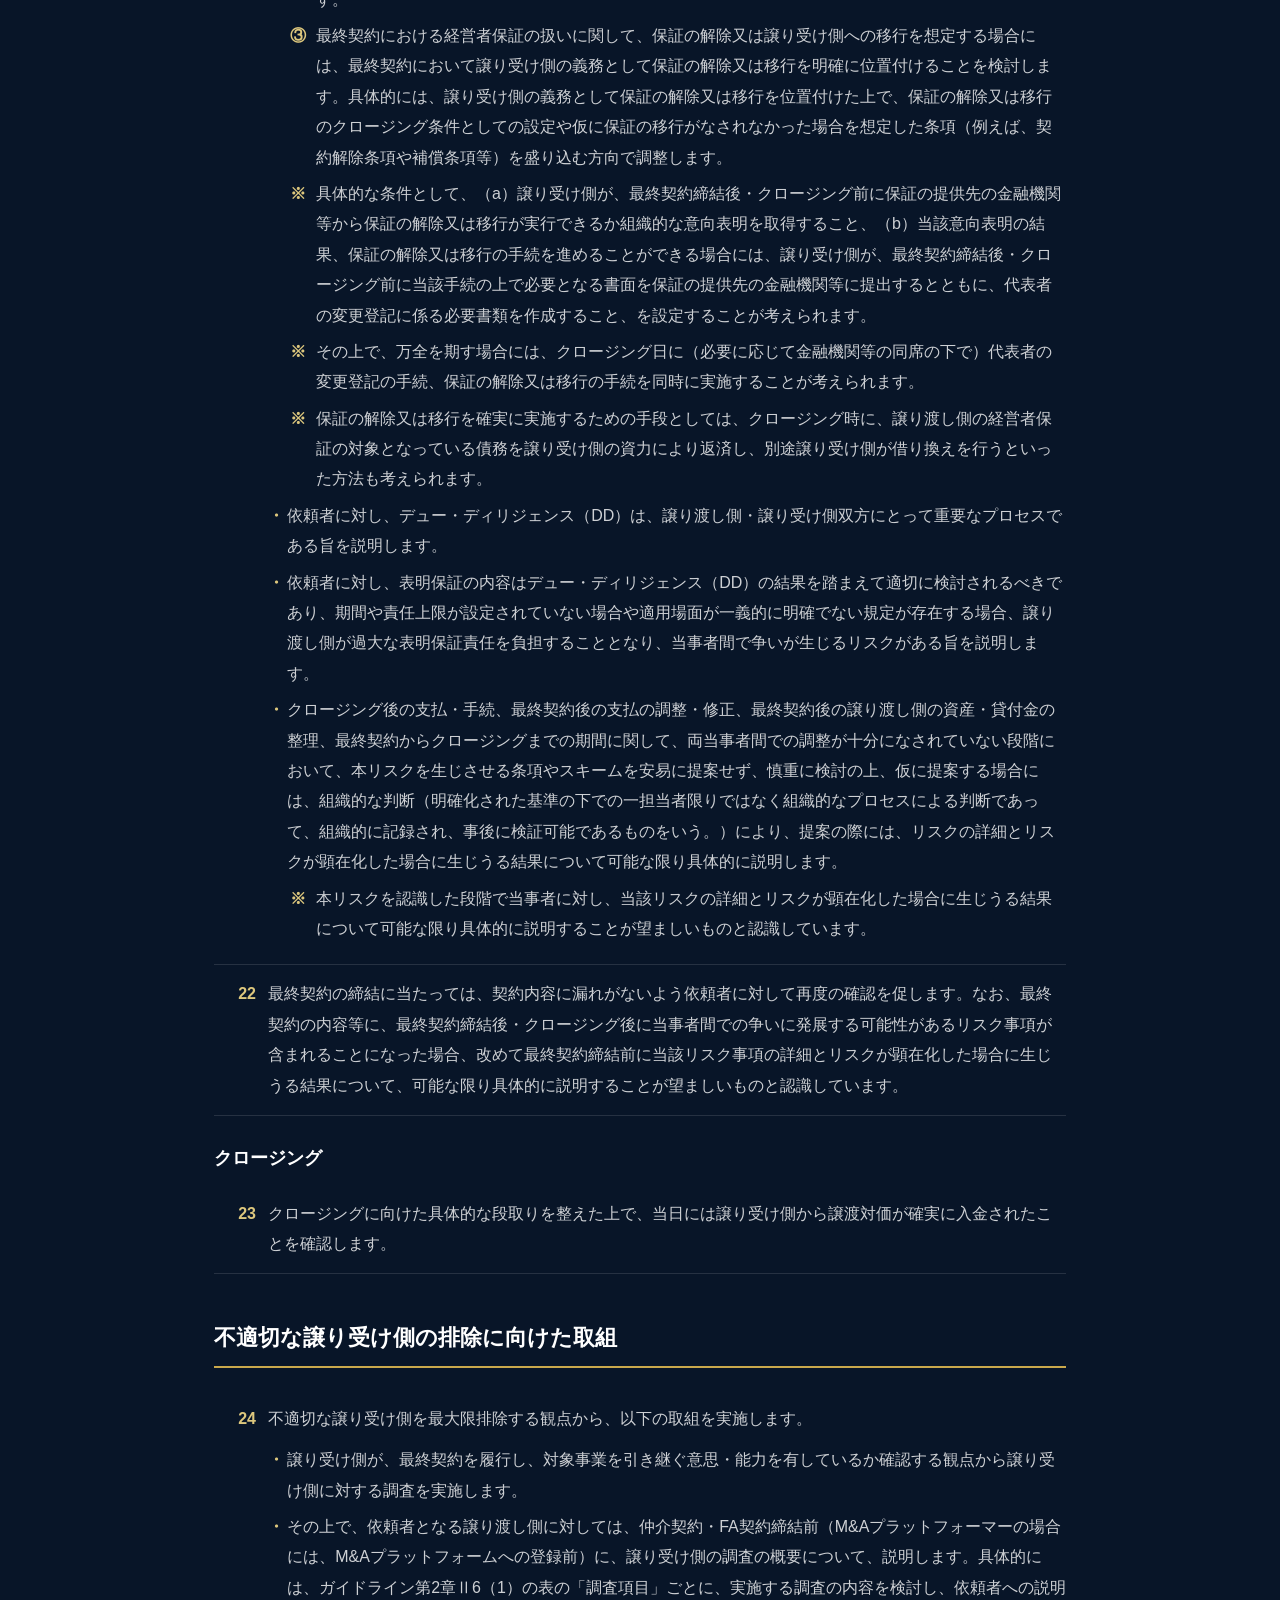
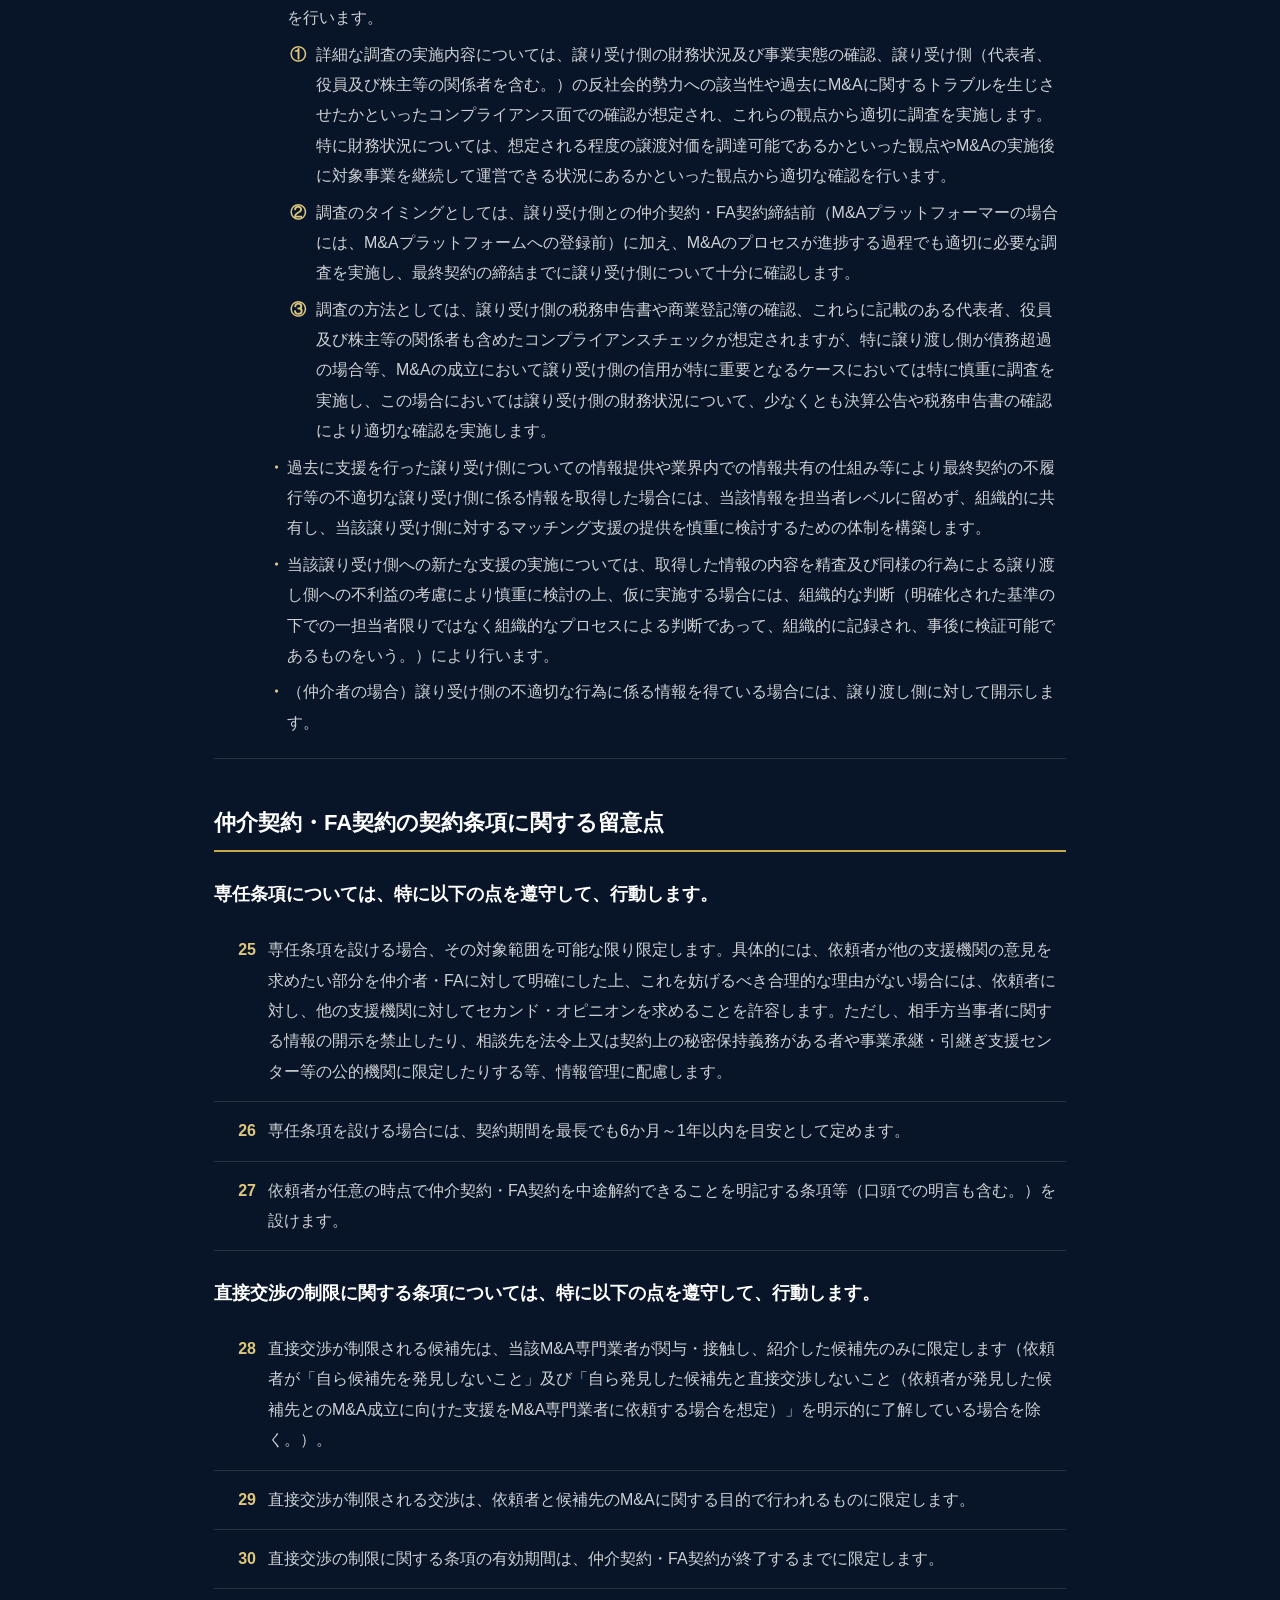
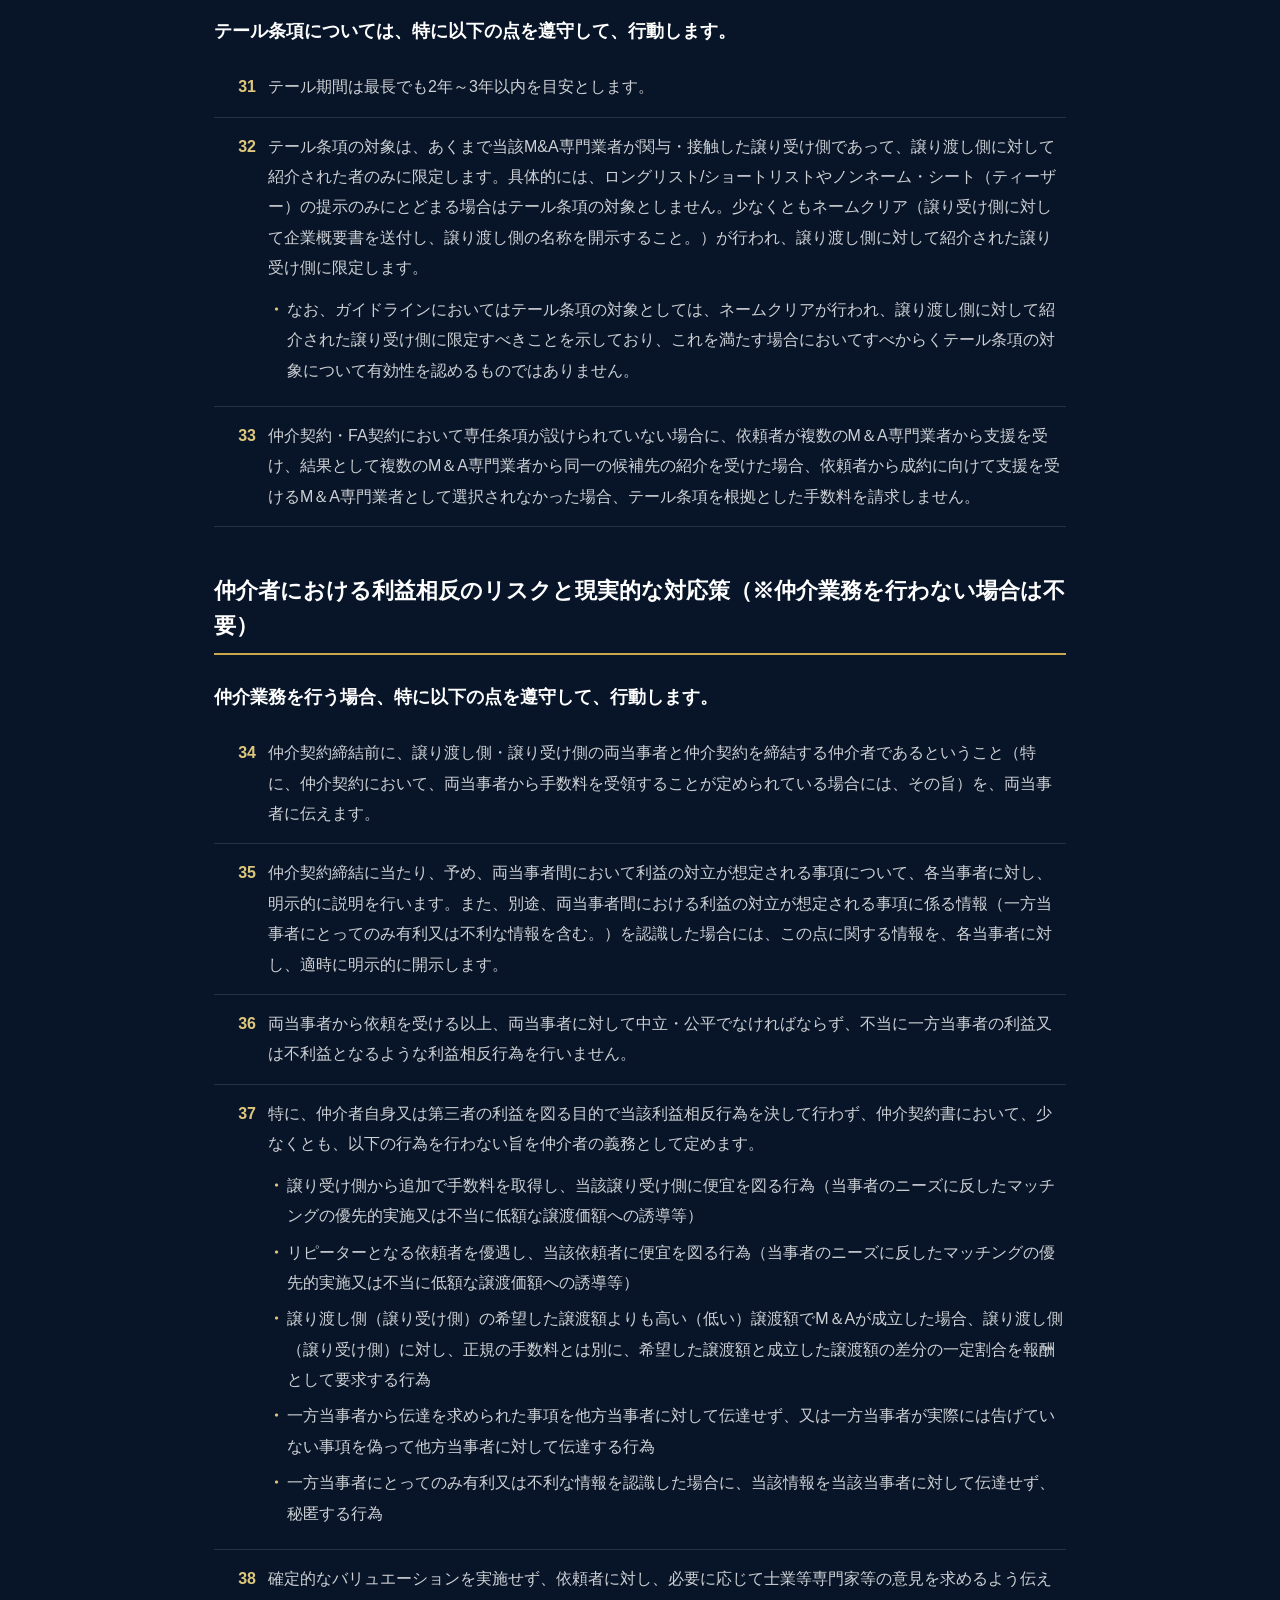
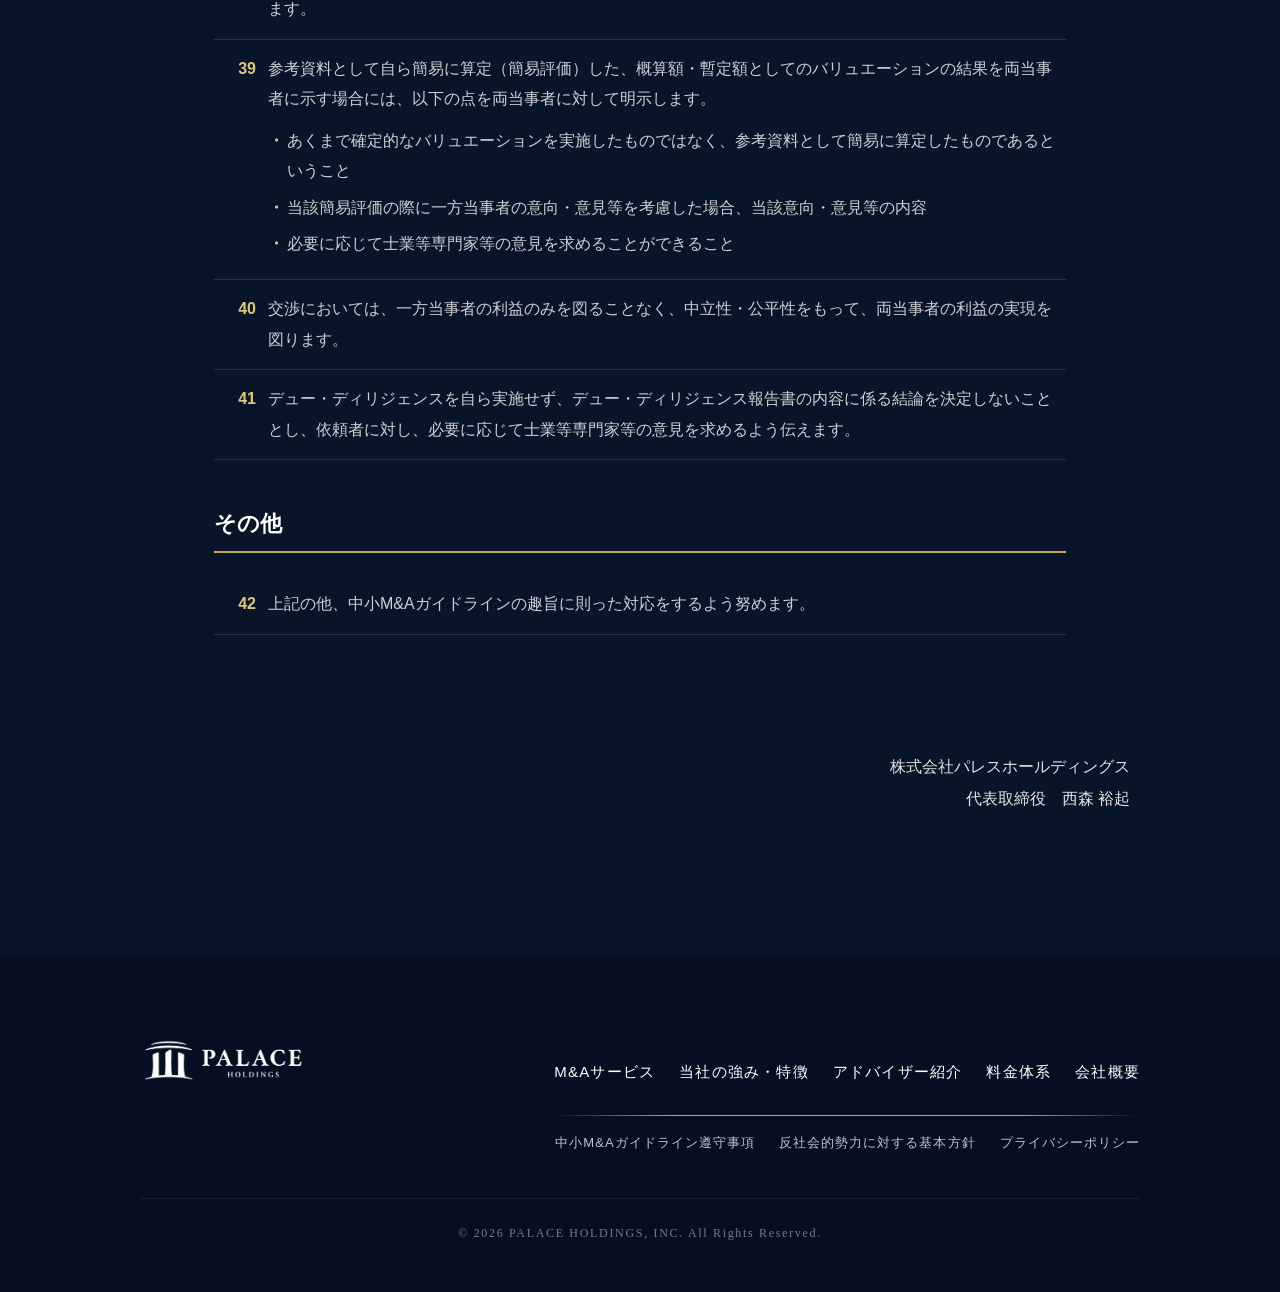
<file: guideline.html>
<!DOCTYPE html>
<html lang="ja">
<head>
  <meta charset="UTF-8">
  <!-- Google tag (gtag.js) -->
  <script async src="https://www.googletagmanager.com/gtag/js?id=G-W23X70DLMN"></script>
  <script>
    window.dataLayer = window.dataLayer || [];
    function gtag(){dataLayer.push(arguments);}
    gtag('js', new Date());
    gtag('config', 'G-W23X70DLMN');
  </script>
  <meta name="viewport" content="width=device-width, initial-scale=1.0">
  <meta http-equiv="Content-Security-Policy" content="default-src 'self'; script-src 'self' 'unsafe-inline' https://www.googletagmanager.com https://www.google-analytics.com; style-src 'self' 'unsafe-inline' https://fonts.googleapis.com; font-src 'self' https://fonts.gstatic.com; img-src 'self' data: https:; frame-src https://www.google.com https://docs.google.com; connect-src 'self' https://www.google-analytics.com https://www.googletagmanager.com https://*.analytics.google.com;">
  <meta http-equiv="X-Content-Type-Options" content="nosniff">
  <meta name="referrer" content="strict-origin-when-cross-origin">
  <title>中小M&amp;Aガイドライン（第3版）遵守の宣言について | 株式会社パレスホールディングス</title>
  <link rel="preconnect" href="https://fonts.googleapis.com">
  <link rel="preconnect" href="https://fonts.gstatic.com" crossorigin>
  <link href="https://fonts.googleapis.com/css2?family=Cormorant+Garamond:ital,wght@0,400;0,500;0,600;0,700;1,400;1,500&family=Shippori+Mincho:wght@500;600;700&family=Noto+Sans+JP:wght@400;500;700&display=swap" rel="stylesheet">
  <link rel="stylesheet" href="css/style.css">
  <link rel="icon" type="image/png" href="assets/images/ico_PALACE_LOGO.png">
  <link rel="apple-touch-icon" href="assets/images/ico_PALACE_LOGO.png">
  <style>
    .guideline-section .section-inner { max-width: 980px; }
    .guideline-intro p { margin-bottom: 1em; }
    .guideline-intro p:last-child { margin-bottom: 0; }
    .guideline-document { background: #fff; color: #444; }
    .guideline-document h2 { font-size: 22px; color: var(--navy); border-bottom: 2px solid var(--gold); padding-bottom: 10px; margin: 46px 0 22px; line-height: 1.6; }
    .guideline-document h3 { font-size: 18px; color: var(--navy); margin: 28px 0 12px; line-height: 1.6; }
    .guideline-item { display: grid; grid-template-columns: 42px 1fr; gap: 12px; padding: 14px 0; border-bottom: 1px solid #eee; font-size: 16px; line-height: 1.9; }
    .guideline-num { color: var(--gold); font-weight: 700; text-align: right; }
    .guideline-item p { margin-bottom: 0.7em; }
    .guideline-item p:last-child { margin-bottom: 0; }
    .guideline-item ul { list-style: none; padding-left: 0; margin-top: 8px; }
    .guideline-item li { position: relative; padding-left: 1.2em; margin-bottom: 6px; }
    .guideline-item li::before { content: "・"; position: absolute; left: 0; color: var(--gold); font-weight: 700; }
    .guideline-item li.marker-plain::before { content: ""; }
    .guideline-item li.marker-none::before { content: ""; }
    .guideline-item li.marker-plain { padding-left: 3em; }
    .guideline-item li.marker-none { padding-left: 0; }
    .guideline-item .inline-marker { position: absolute; left: 0; width: 2.4em; text-align: right; color: var(--gold); font-weight: 700; }
    .guideline-note { background: var(--gray-light); border-left: 4px solid var(--gold); padding: 24px 28px; margin-top: 42px; font-size: 16px; line-height: 1.9; color: #555; }
    @media (max-width: 900px) {
      .guideline-item { grid-template-columns: 32px 1fr; font-size: 14px; gap: 8px; }
      .guideline-document h2 { font-size: 19px; }
      .guideline-document h3 { font-size: 16px; }
    }
  </style>
  <link rel="stylesheet" href="css/v4-pages.css">
</head>
<body>

<header>
  <a href="index.html" class="header-logo">
    <img src="assets/images/企業ロゴ_完全透過_ネイビー.png" alt="PALACE HOLDINGS">
  </a>
  <button type="button" class="nav-toggle" id="navToggle" aria-label="メニュー" aria-controls="mobileNav" aria-expanded="false"><span></span><span></span><span></span></button>
  <div class="header-right">
    <div class="header-cta">
      <div class="header-tel-block">
        <a href="tel:0368247739" class="header-tel">03-6824-7739</a>
        <span class="header-tel-sub">お電話でのお問い合わせはこちらから</span>
      </div>
      <a href="contact.html" class="header-consult-btn">Web無料相談<span class="header-consult-sub">24時間受付中</span></a>
    </div>
    <nav>
      <ul>
        <li><a href="service.html">M&amp;Aサービス</a></li>
        <li><a href="strengths.html">当社の強み・特徴</a></li>
        <li><a href="advisor.html">アドバイザー紹介</a></li>
        <li><a href="fee.html">料金体系</a></li>
        <li><a href="company.html">会社概要</a></li>
      </ul>
    </nav>
  </div>
</header>

<div class="mobile-nav" id="mobileNav" inert>
  <ul>
    <li><a href="service.html">M&amp;Aサービス</a></li>
    <li><a href="strengths.html">当社の強み・特徴</a></li>
    <li><a href="advisor.html">アドバイザー紹介</a></li>
    <li><a href="fee.html">料金体系</a></li>
    <li><a href="company.html">会社概要</a></li>
  </ul>
  <div class="mobile-nav-cta">
    <a href="contact.html" class="mobile-nav-consult-btn">Web無料相談</a>
  </div>
</div>

<div class="page-hero">
  <span class="page-hero-label">Guideline</span>
  <h1 class="page-hero-title">中小M&amp;Aガイドライン（第3版）<br class="sp-only">遵守の宣言について</h1>
</div>

<section class="section guideline-section">
  <div class="section-inner">
    <div class="guideline-intro fade-in">
      <p>株式会社パレスホールディングスは、国が創設したM&amp;A支援機関登録制度の登録を受けている支援機関であり、中小企業庁が定めた「中小M&amp;Aガイドライン（第3版）」（令和6年8月）を遵守していることを、ここに宣言いたします。</p>
      <p>株式会社パレスホールディングスは、中小M&amp;Aガイドラインを遵守し、下記の取組・対応を実施しております。</p>
    </div>

    <article class="guideline-document">
      <h2>支援の質の確保・向上に向けた取組</h2>
      <div class="guideline-item"><div class="guideline-num">1</div><div><p>依頼者との契約に基づく義務を履行します。</p><ul><li>善良な管理者の注意（善管注意義務）をもって仲介業務・FA業務を行います。</li><li>依頼者の利益を犠牲にして自己又は第三者の利益を図りません。</li><li class="marker-none">（仲介者の場合）いずれの依頼者に対しても公平・公正であり、いずれか一方の利益の優先やいずれか一方の利益を不当に害するような対応をしません。</li></ul></div></div>
      <div class="guideline-item"><div class="guideline-num">2</div><div>契約上の義務を負うかにかかわらず、職業倫理として、依頼者の意思を尊重し、利益を実現するための対応を行います。</div></div>
      <div class="guideline-item"><div class="guideline-num">3</div><div>代表者は、支援の質の確保・向上のため、①知識・能力向上、②適正な業務遂行を図ることが不可欠であることを認識しており、当該取組が重要である旨のメッセージを社内外に発信しています。また、発信したメッセージと整合的な取組を実施します。</div></div>
      <div class="guideline-item"><div class="guideline-num">4</div><div>知識・能力の向上のため実効性のある取組を実施しています。</div></div>
      <div class="guideline-item"><div class="guideline-num">5</div><div>支援業務を行う役員や従業員における適正な業務を確保するための取組を実施しています。</div></div>
      <div class="guideline-item"><div class="guideline-num">6</div><div>業務の一部を第三者に委託する場合、外部委託先における業務の適正な遂行を確保するための取組を実施しています。</div></div>

      <h2>M&amp;Aプロセスにおける具体的な行動指針</h2>
      <h3>意思決定</h3>
      <div class="guideline-item"><div class="guideline-num">7</div><div><p>専門的な知見に基づき、依頼者に対して実践的な提案を行い、依頼者のM&amp;Aの意思決定を支援します。その際、以下の点に留意します。</p><ul><li>想定される重要なメリット・デメリットを知り得る限り、相談者に対して明示的に説明します。</li><li>仲介契約・FA契約締結前における相談者の企業情報の取扱いについても、善良な管理者の注意義務（善管注意義務）を負っていることを自覚し、適切に取扱います。</li></ul></div></div>
      <div class="guideline-item"><div class="guideline-num">8</div><div><p>仲介契約・FA契約締結に向けて行う広告・営業については、以下の規律を遵守した上で、適切に実施します。</p><ul><li class="marker-plain"><span class="inline-marker">※</span>なお、広告・営業の実施にあたっては、職業倫理の遵守が求められるほか、仮に、過去の対応状況や頻度等に照らして、広告・営業先の中小企業の事業活動や経営者の生活に多大な支障を与えるような過剰なものである場合には、民法上の不法行為責任を負う可能性もあることに留意します。</li><li>広告・営業先からM&amp;Aの実施意向がない旨、仲介契約・FA契約を締結しない旨又は引き続き広告・営業を受けることを希望しない旨の意思（以下「停止意思」という。）を表示された場合には、停止意思を拒まず、ただちに広告・営業を停止します。</li><li>広告・営業先から停止意思の表示があった場合については、その内容を組織的に記録し、共有します。</li><li>停止意思を表示した者に対し、仮に広告・営業を再開する場合には、慎重に検討の上、組織的な判断（明確化された基準の下での一担当者限りではなく組織的なプロセスによる判断であって、組織的に記録され、事後に検証可能であるものをいう。）により行います。</li><li>広告・営業先の中小企業の意思決定を適切に支援する観点から、下記のような広告・営業は行いません。</li><li class="marker-plain"><span class="inline-marker">①</span>当社の名称、勧誘を行う者の氏名、仲介契約・FA契約の締結について勧誘する目的である旨を告げずに行う広告・営業</li><li class="marker-plain"><span class="inline-marker">②</span>仲介契約・FA契約を締結し、M&amp;Aの手続を進めるか否かの意思決定の上で必要な時間を与えず、即時の判断を迫る広告・営業</li><li class="marker-plain"><span class="inline-marker">③</span>M&amp;Aの成立の可能性や条件等の仲介契約・FA契約を締結し、M&amp;Aの手続を進めるか否かの意思決定に影響を及ぼす事項について、虚偽若しくは事実に相違する又は誤認を招くような広告・営業</li><li>譲り受け（譲り渡し）の意向が無い企業若しくはその意向を確認していない企業又は実際には存在しない企業に関して、譲り受け（譲り渡し）の意向があると偽り又はそのように誤認させるもの</li><li>譲渡額の水準について過大なバリュエーションを提示するもの</li><li>譲り渡し側（譲り受け側）の財務状況、今後の見通し等の情報について、事実に相違する、又は実際のものよりも優良であり、若しくは有利であると誤認させるもの</li><li>その他M&amp;Aの成立の可能性やその条件について確定的な判断を下すもの</li></ul></div></div>

      <h3>仲介契約・FA契約の締結</h3>
      <div class="guideline-item"><div class="guideline-num">9</div><div>業務形態の実態に合致した仲介契約あるいはFA契約を締結します。</div></div>
      <div class="guideline-item"><div class="guideline-num">10</div><div><p>契約締結前に、依頼者に対し仲介契約・FA契約に係る重要な事項（以下(1)～(17)）を記載した書面を交付する等して、明確な説明を行い、依頼者の納得を得ます。</p><ul><li class="marker-plain"><span class="inline-marker">(1)</span>譲り渡し側・譲り受け側の両当事者と契約を締結し双方に助言する仲介者、一方当事者のみと契約を締結し一方のみに助言するFAの違いとそれぞれの特徴（仲介者として両当事者から手数料を受領する場合には、その旨も含む。）</li><li class="marker-plain"><span class="inline-marker">(2)</span>提供する業務の範囲・内容（バリュエーション、マッチング、交渉等のプロセスごとに提供する業務の範囲・内容）</li><li class="marker-plain"><span class="inline-marker">(3)</span>担当者の保有資格（例えば、公認会計士、税理士、中小企業診断士、弁護士、行政書士、司法書士、社会保険労務士、その他会計に関する検定（簿記検定、ビジネス会計検定等）等）、経験年数・成約実績</li><li class="marker-plain"><span class="inline-marker">(4)</span>手数料に関する事項（算定基準、金額、最低手数料、既に支払を受けた手数料の控除、支払時期等）</li><li class="marker-plain"><span class="inline-marker">(5)</span>手数料以外に依頼者が支払うべき費用（費用の種類、支払時期等）</li><li class="marker-plain"><span class="inline-marker">(6)</span>（仲介者の場合）相手方の手数料に関する事項（算定基準、最低手数料、支払時期等）</li><li class="marker-plain"><span class="inline-marker">(7)</span>秘密保持に関する事項（依頼者に秘密保持義務を課す場合にはその旨、秘密保持の対象となる事実、士業等専門家や事業承継・引継ぎ支援センター等に開示する場合の秘密保持義務の一部解除等）</li><li class="marker-plain"><span class="inline-marker">(8)</span>直接交渉の制限に関する事項（依頼者自らが候補先を発見すること及び依頼者自ら発見した候補先との直接交渉を禁止する場合にはその旨、直接交渉が制限される候補先や交渉目的の範囲等）</li><li class="marker-plain"><span class="inline-marker">(9)</span>専任条項（セカンド・オピニオンの可否等）</li><li class="marker-plain"><span class="inline-marker">(10)</span>テール条項（テール期間、対象となるM&amp;A等）</li><li class="marker-plain"><span class="inline-marker">(11)</span>契約期間（契約期間、更新（期間の延長）に関する事項等）</li><li class="marker-plain"><span class="inline-marker">(12)</span>契約の解除に関する事項及び依頼者が、仲介契約・FA契約を中途解約できることを明記する場合には、当該中途解約に関する事項</li><li class="marker-plain"><span class="inline-marker">(13)</span>責任（免責）に関する事項（損害賠償責任が発生する要件、賠償額の範囲等）</li><li class="marker-plain"><span class="inline-marker">(14)</span>契約終了後も効力を有する条項（該当する条項、その有効期間等）</li><li class="marker-plain"><span class="inline-marker">(15)</span>（仲介者の場合）両当事者間において利益の対立が想定される事項</li><li class="marker-plain"><span class="inline-marker">(16)</span>（譲り渡し側への説明の場合）譲り受け側に対して実施する調査の概要（調査の実施主体、財務状況に関する調査、コンプライアンスに関する調査、事業実態に関する調査等）</li><li class="marker-plain"><span class="inline-marker">(17)</span>（譲り渡し側への説明の場合）業界内での情報共有の仕組みへの参加有無（参加していない場合にはその旨）</li></ul></div></div>
      <div class="guideline-item"><div class="guideline-num">11</div><div><p>手数料・提供する業務の内容や相手方の手数料に関する事項については、以下に沿って説明します。</p><ul><li>手数料に関する事項を明確に説明するとともに、当該手数料を対価として自らが提供する業務の内容を説明します。具体的には成功報酬において採用される報酬率、報酬基準額（譲渡額/純資産/移動総資産等）、最低手数料の額、報酬の発生タイミング（着手金/月額報酬/中間金/成功報酬）等の手数料の算定基準や提供する具体的な業務の内容について書面を交付して（メール送付等といった電磁的方法による提供を含む。）、説明します。</li><li>提供する業務については、「M&amp;Aのプロセス」ごとにどういった業務を提供するのか整理（各プロセスにおいて業務を提供しない場合には、その旨も含む。）を実施の上、書面を交付して（メール送付等といった電磁的方法による提供を含む。）、説明します。具体的にはガイドライン第2章Ⅱ4①の表の「M&amp;Aプロセス」ごとに、提供する主な業務を整理の上、適切な説明を行います（同表の「提供する主な業務」の列には例を記載。）。</li><li>担当者の保有資格（例えば、公認会計士、税理士、中小企業診断士、弁護士、行政書士、司法書士、社会保険労務士、その他会計に関する検定（簿記検定、ビジネス会計検定等）等）、経験年数・成約実績について説明します。</li><li>契約締結前の説明において仮に依頼者から納得が得られず、仲介者・FAに対して業務や手数料に関する交渉が申し入れられた場合には、誠実に対応を検討します。</li><li class="marker-none">（仲介者の場合）仲介契約締結前に、依頼者から受領する手数料に関する事項に加えて、相手方の手数料に関する事項（報酬率、報酬基準額（譲渡額/純資産/移動総資産等）、最低手数料の額、報酬の発生タイミング（着手金/月額報酬/中間金/成功報酬）等についても、相手方を含めた手数料の総額がM&amp;Aの成立やその条件（譲渡額等）に影響を与える可能性がある旨も含め、書面を交付して（メール送付等といった電磁的方法による提供を含む。）、依頼者に対し説明します。</li><li>仲介契約締結前に説明した相手方の手数料を増額する場合には、増額の内容を依頼者に対し開示します。</li><li>依頼者の手数料を減額する場合には、当初説明した相手方の手数料を増額していない旨を依頼者に対して改めて説明します。</li><li class="marker-none">（FAの場合）相手方を支援するFAから支払を受ける場合には、支払額や支払の名目、支払時期について依頼者に対し説明します。</li></ul></div></div>
      <div class="guideline-item"><div class="guideline-num">12</div><div>上記10,11の説明は、契約を締結する権限を有する者（個人の場合には、当該個人。法人の場合には、代表者又は契約締結について委任を受けた者。）に対し行います。</div></div>
      <div class="guideline-item"><div class="guideline-num">13</div><div>上記10,11の説明の後、契約締結について適切に判断するために、依頼者に対し、十分な検討時間を与えます。</div></div>

      <h3>バリュエーション（企業価値評価・事業評価）</h3>
      <div class="guideline-item"><div class="guideline-num">14</div><div>バリュエーションの実施に当たっては、評価の手法や前提条件等を依頼者に事前に説明し、評価の手法や価格帯についても依頼者の納得を得ます。</div></div>
      <h3>譲り受け側の選定（マッチング）</h3>
      <div class="guideline-item"><div class="guideline-num">15</div><div>ネームクリア（譲り渡し側の名称を含む企業概要書等の詳細資料の開示）は、ノンネーム・シート（ティーザー）等の提示により、興味を示した候補先に対して、譲り渡し側からの同意を取得し、候補先との秘密保持契約を締結した上で、実施します。</div></div>
      <div class="guideline-item"><div class="guideline-num">16</div><div>譲り渡し側からの同意については、開示先となる候補先ごとに個別に同意を取得します。</div></div>
      <div class="guideline-item"><div class="guideline-num">17</div><div>秘密保持契約締結前の段階で、譲り渡し側に関する詳細な情報が外部に流出・漏えいしないよう注意します。</div></div>
      <h3>交渉</h3>
      <div class="guideline-item"><div class="guideline-num">18</div><div>慣れない依頼者にも中小M&amp;Aの全体像や今後の流れを可能な限り分かりやすく説明すること等により、寄り添う形で交渉をサポートします。</div></div>
      <h3>デュー・ディリジェンス（DD）</h3>
      <div class="guideline-item"><div class="guideline-num">19</div><div>デュー・ディリジェンス（DD）の実施に当たっては、譲り渡し側に対し譲り受け側が要求する資料の準備を促し、サポートします。</div></div>
      <h3>最終契約の交渉・締結</h3>
      <div class="guideline-item"><div class="guideline-num">20</div><div>最終契約の締結までの期間において、譲り渡し側・譲り受け側の双方が可能な限り納得し、かつM&amp;A成立後に当事者間でトラブルが発生するリスクを低減した形で（低減の上でリスクが残る場合は、少なくともそのリスクを当事者が理解した形で）、最終契約が締結されるように支援します。</div></div>
      <div class="guideline-item"><div class="guideline-num">21</div><div><p>最終契約後・クロージング後に当事者間での争いに発展する可能性があるリスクについて、最終契約の締結までの調整の実施や依頼者への説明を行います。具体的には、特に下記の対応を実施します。</p><ul><li>譲り渡し側の経営者保証の扱いに関しては、譲り渡し側経営者と方針を相談の上、対応を検討します。</li><li class="marker-plain"><span class="inline-marker">①</span>譲り渡し側経営者の経営者保証に係る意向を丁寧に聴取するとともに、士業等専門家（特に弁護士）や事業承継・引継ぎ支援センターへの相談や保証の提供先である金融機関等に対するM&amp;A成立前の相談も選択肢である旨を説明します。</li><li class="marker-plain"><span class="inline-marker">※</span>金融機関等に対する事前相談については、M&amp;A成立前に当該金融機関等に情報提供を行うことによる留意点（M&amp;Aが成立しなかった場合における情報の扱い等）についても伝えた上で、譲り渡し側経営者の適切な判断を支援します。</li><li class="marker-plain"><span class="inline-marker">②</span>譲り渡し側が経営者保証の扱いについて、士業等専門家や金融機関等に対して相談を希望する場合には、その実施を拒まず、仲介契約・FA契約等における秘密保持条項の対象から相談先の士業等専門家や金融機関等を除外します。さらに、譲り受け側との契約において秘密保持条項がある場合には、譲り受け側に対して、秘密保持条項の対象から相談先の士業等専門家や金融機関等を除外するよう働きかけます。</li><li class="marker-plain"><span class="inline-marker">③</span>最終契約における経営者保証の扱いに関して、保証の解除又は譲り受け側への移行を想定する場合には、最終契約において譲り受け側の義務として保証の解除又は移行を明確に位置付けることを検討します。具体的には、譲り受け側の義務として保証の解除又は移行を位置付けた上で、保証の解除又は移行のクロージング条件としての設定や仮に保証の移行がなされなかった場合を想定した条項（例えば、契約解除条項や補償条項等）を盛り込む方向で調整します。</li><li class="marker-plain"><span class="inline-marker">※</span>具体的な条件として、（a）譲り受け側が、最終契約締結後・クロージング前に保証の提供先の金融機関等から保証の解除又は移行が実行できるか組織的な意向表明を取得すること、（b）当該意向表明の結果、保証の解除又は移行の手続を進めることができる場合には、譲り受け側が、最終契約締結後・クロージング前に当該手続の上で必要となる書面を保証の提供先の金融機関等に提出するとともに、代表者の変更登記に係る必要書類を作成すること、を設定することが考えられます。</li><li class="marker-plain"><span class="inline-marker">※</span>その上で、万全を期す場合には、クロージング日に（必要に応じて金融機関等の同席の下で）代表者の変更登記の手続、保証の解除又は移行の手続を同時に実施することが考えられます。</li><li class="marker-plain"><span class="inline-marker">※</span>保証の解除又は移行を確実に実施するための手段としては、クロージング時に、譲り渡し側の経営者保証の対象となっている債務を譲り受け側の資力により返済し、別途譲り受け側が借り換えを行うといった方法も考えられます。</li><li>依頼者に対し、デュー・ディリジェンス（DD）は、譲り渡し側・譲り受け側双方にとって重要なプロセスである旨を説明します。</li><li>依頼者に対し、表明保証の内容はデュー・ディリジェンス（DD）の結果を踏まえて適切に検討されるべきであり、期間や責任上限が設定されていない場合や適用場面が一義的に明確でない規定が存在する場合、譲り渡し側が過大な表明保証責任を負担することとなり、当事者間で争いが生じるリスクがある旨を説明します。</li><li>クロージング後の支払・手続、最終契約後の支払の調整・修正、最終契約後の譲り渡し側の資産・貸付金の整理、最終契約からクロージングまでの期間に関して、両当事者間での調整が十分になされていない段階において、本リスクを生じさせる条項やスキームを安易に提案せず、慎重に検討の上、仮に提案する場合には、組織的な判断（明確化された基準の下での一担当者限りではなく組織的なプロセスによる判断であって、組織的に記録され、事後に検証可能であるものをいう。）により、提案の際には、リスクの詳細とリスクが顕在化した場合に生じうる結果について可能な限り具体的に説明します。</li><li class="marker-plain"><span class="inline-marker">※</span>本リスクを認識した段階で当事者に対し、当該リスクの詳細とリスクが顕在化した場合に生じうる結果について可能な限り具体的に説明することが望ましいものと認識しています。</li></ul></div></div>
      <div class="guideline-item"><div class="guideline-num">22</div><div>最終契約の締結に当たっては、契約内容に漏れがないよう依頼者に対して再度の確認を促します。なお、最終契約の内容等に、最終契約締結後・クロージング後に当事者間での争いに発展する可能性があるリスク事項が含まれることになった場合、改めて最終契約締結前に当該リスク事項の詳細とリスクが顕在化した場合に生じうる結果について、可能な限り具体的に説明することが望ましいものと認識しています。</div></div>
      <h3>クロージング</h3>
      <div class="guideline-item"><div class="guideline-num">23</div><div>クロージングに向けた具体的な段取りを整えた上で、当日には譲り受け側から譲渡対価が確実に入金されたことを確認します。</div></div>

      <h2>不適切な譲り受け側の排除に向けた取組</h2>
      <div class="guideline-item"><div class="guideline-num">24</div><div><p>不適切な譲り受け側を最大限排除する観点から、以下の取組を実施します。</p><ul><li>譲り受け側が、最終契約を履行し、対象事業を引き継ぐ意思・能力を有しているか確認する観点から譲り受け側に対する調査を実施します。</li><li>その上で、依頼者となる譲り渡し側に対しては、仲介契約・FA契約締結前（M&amp;Aプラットフォーマーの場合には、M&amp;Aプラットフォームへの登録前）に、譲り受け側の調査の概要について、説明します。具体的には、ガイドライン第2章Ⅱ6（1）の表の「調査項目」ごとに、実施する調査の内容を検討し、依頼者への説明を行います。</li><li class="marker-plain"><span class="inline-marker">①</span>詳細な調査の実施内容については、譲り受け側の財務状況及び事業実態の確認、譲り受け側（代表者、役員及び株主等の関係者を含む。）の反社会的勢力への該当性や過去にM&amp;Aに関するトラブルを生じさせたかといったコンプライアンス面での確認が想定され、これらの観点から適切に調査を実施します。特に財務状況については、想定される程度の譲渡対価を調達可能であるかといった観点やM&amp;Aの実施後に対象事業を継続して運営できる状況にあるかといった観点から適切な確認を行います。</li><li class="marker-plain"><span class="inline-marker">②</span>調査のタイミングとしては、譲り受け側との仲介契約・FA契約締結前（M&amp;Aプラットフォーマーの場合には、M&amp;Aプラットフォームへの登録前）に加え、M&amp;Aのプロセスが進捗する過程でも適切に必要な調査を実施し、最終契約の締結までに譲り受け側について十分に確認します。</li><li class="marker-plain"><span class="inline-marker">③</span>調査の方法としては、譲り受け側の税務申告書や商業登記簿の確認、これらに記載のある代表者、役員及び株主等の関係者も含めたコンプライアンスチェックが想定されますが、特に譲り渡し側が債務超過の場合等、M&amp;Aの成立において譲り受け側の信用が特に重要となるケースにおいては特に慎重に調査を実施し、この場合においては譲り受け側の財務状況について、少なくとも決算公告や税務申告書の確認により適切な確認を実施します。</li><li>過去に支援を行った譲り受け側についての情報提供や業界内での情報共有の仕組み等により最終契約の不履行等の不適切な譲り受け側に係る情報を取得した場合には、当該情報を担当者レベルに留めず、組織的に共有し、当該譲り受け側に対するマッチング支援の提供を慎重に検討するための体制を構築します。</li><li>当該譲り受け側への新たな支援の実施については、取得した情報の内容を精査及び同様の行為による譲り渡し側への不利益の考慮により慎重に検討の上、仮に実施する場合には、組織的な判断（明確化された基準の下での一担当者限りではなく組織的なプロセスによる判断であって、組織的に記録され、事後に検証可能であるものをいう。）により行います。</li><li>（仲介者の場合）譲り受け側の不適切な行為に係る情報を得ている場合には、譲り渡し側に対して開示します。</li></ul></div></div>

      <h2>仲介契約・FA契約の契約条項に関する留意点</h2>
      <h3>専任条項については、特に以下の点を遵守して、行動します。</h3>
      <div class="guideline-item"><div class="guideline-num">25</div><div>専任条項を設ける場合、その対象範囲を可能な限り限定します。具体的には、依頼者が他の支援機関の意見を求めたい部分を仲介者・FAに対して明確にした上、これを妨げるべき合理的な理由がない場合には、依頼者に対し、他の支援機関に対してセカンド・オピニオンを求めることを許容します。ただし、相手方当事者に関する情報の開示を禁止したり、相談先を法令上又は契約上の秘密保持義務がある者や事業承継・引継ぎ支援センター等の公的機関に限定したりする等、情報管理に配慮します。</div></div>
      <div class="guideline-item"><div class="guideline-num">26</div><div>専任条項を設ける場合には、契約期間を最長でも6か月～1年以内を目安として定めます。</div></div>
      <div class="guideline-item"><div class="guideline-num">27</div><div>依頼者が任意の時点で仲介契約・FA契約を中途解約できることを明記する条項等（口頭での明言も含む。）を設けます。</div></div>
      <h3>直接交渉の制限に関する条項については、特に以下の点を遵守して、行動します。</h3>
      <div class="guideline-item"><div class="guideline-num">28</div><div>直接交渉が制限される候補先は、当該M&amp;A専門業者が関与・接触し、紹介した候補先のみに限定します（依頼者が「自ら候補先を発見しないこと」及び「自ら発見した候補先と直接交渉しないこと（依頼者が発見した候補先とのM&amp;A成立に向けた支援をM&amp;A専門業者に依頼する場合を想定）」を明示的に了解している場合を除く。）。</div></div>
      <div class="guideline-item"><div class="guideline-num">29</div><div>直接交渉が制限される交渉は、依頼者と候補先のM&amp;Aに関する目的で行われるものに限定します。</div></div>
      <div class="guideline-item"><div class="guideline-num">30</div><div>直接交渉の制限に関する条項の有効期間は、仲介契約・FA契約が終了するまでに限定します。</div></div>
      <h3>テール条項については、特に以下の点を遵守して、行動します。</h3>
      <div class="guideline-item"><div class="guideline-num">31</div><div>テール期間は最長でも2年～3年以内を目安とします。</div></div>
      <div class="guideline-item"><div class="guideline-num">32</div><div><p>テール条項の対象は、あくまで当該M&amp;A専門業者が関与・接触した譲り受け側であって、譲り渡し側に対して紹介された者のみに限定します。具体的には、ロングリスト/ショートリストやノンネーム・シート（ティーザー）の提示のみにとどまる場合はテール条項の対象としません。少なくともネームクリア（譲り受け側に対して企業概要書を送付し、譲り渡し側の名称を開示すること。）が行われ、譲り渡し側に対して紹介された譲り受け側に限定します。</p><ul><li>なお、ガイドラインにおいてはテール条項の対象としては、ネームクリアが行われ、譲り渡し側に対して紹介された譲り受け側に限定すべきことを示しており、これを満たす場合においてすべからくテール条項の対象について有効性を認めるものではありません。</li></ul></div></div>
      <div class="guideline-item"><div class="guideline-num">33</div><div>仲介契約・FA契約において専任条項が設けられていない場合に、依頼者が複数のM＆A専門業者から支援を受け、結果として複数のM＆A専門業者から同一の候補先の紹介を受けた場合、依頼者から成約に向けて支援を受けるM＆A専門業者として選択されなかった場合、テール条項を根拠とした手数料を請求しません。</div></div>

      <h2>仲介者における利益相反のリスクと現実的な対応策（※仲介業務を行わない場合は不要）</h2>
      <h3>仲介業務を行う場合、特に以下の点を遵守して、行動します。</h3>
      <div class="guideline-item"><div class="guideline-num">34</div><div>仲介契約締結前に、譲り渡し側・譲り受け側の両当事者と仲介契約を締結する仲介者であるということ（特に、仲介契約において、両当事者から手数料を受領することが定められている場合には、その旨）を、両当事者に伝えます。</div></div>
      <div class="guideline-item"><div class="guideline-num">35</div><div>仲介契約締結に当たり、予め、両当事者間において利益の対立が想定される事項について、各当事者に対し、明示的に説明を行います。また、別途、両当事者間における利益の対立が想定される事項に係る情報（一方当事者にとってのみ有利又は不利な情報を含む。）を認識した場合には、この点に関する情報を、各当事者に対し、適時に明示的に開示します。</div></div>
      <div class="guideline-item"><div class="guideline-num">36</div><div>両当事者から依頼を受ける以上、両当事者に対して中立・公平でなければならず、不当に一方当事者の利益又は不利益となるような利益相反行為を行いません。</div></div>
      <div class="guideline-item"><div class="guideline-num">37</div><div><p>特に、仲介者自身又は第三者の利益を図る目的で当該利益相反行為を決して行わず、仲介契約書において、少なくとも、以下の行為を行わない旨を仲介者の義務として定めます。</p><ul><li>譲り受け側から追加で手数料を取得し、当該譲り受け側に便宜を図る行為（当事者のニーズに反したマッチングの優先的実施又は不当に低額な譲渡価額への誘導等）</li><li>リピーターとなる依頼者を優遇し、当該依頼者に便宜を図る行為（当事者のニーズに反したマッチングの優先的実施又は不当に低額な譲渡価額への誘導等）</li><li>譲り渡し側（譲り受け側）の希望した譲渡額よりも高い（低い）譲渡額でM＆Aが成立した場合、譲り渡し側（譲り受け側）に対し、正規の手数料とは別に、希望した譲渡額と成立した譲渡額の差分の一定割合を報酬として要求する行為</li><li>一方当事者から伝達を求められた事項を他方当事者に対して伝達せず、又は一方当事者が実際には告げていない事項を偽って他方当事者に対して伝達する行為</li><li>一方当事者にとってのみ有利又は不利な情報を認識した場合に、当該情報を当該当事者に対して伝達せず、秘匿する行為</li></ul></div></div>
      <div class="guideline-item"><div class="guideline-num">38</div><div>確定的なバリュエーションを実施せず、依頼者に対し、必要に応じて士業等専門家等の意見を求めるよう伝えます。</div></div>
      <div class="guideline-item"><div class="guideline-num">39</div><div><p>参考資料として自ら簡易に算定（簡易評価）した、概算額・暫定額としてのバリュエーションの結果を両当事者に示す場合には、以下の点を両当事者に対して明示します。</p><ul><li>あくまで確定的なバリュエーションを実施したものではなく、参考資料として簡易に算定したものであるということ</li><li>当該簡易評価の際に一方当事者の意向・意見等を考慮した場合、当該意向・意見等の内容</li><li>必要に応じて士業等専門家等の意見を求めることができること</li></ul></div></div>
      <div class="guideline-item"><div class="guideline-num">40</div><div>交渉においては、一方当事者の利益のみを図ることなく、中立性・公平性をもって、両当事者の利益の実現を図ります。</div></div>
      <div class="guideline-item"><div class="guideline-num">41</div><div>デュー・ディリジェンスを自ら実施せず、デュー・ディリジェンス報告書の内容に係る結論を決定しないこととし、依頼者に対し、必要に応じて士業等専門家等の意見を求めるよう伝えます。</div></div>

      <h2>その他</h2>
      <div class="guideline-item"><div class="guideline-num">42</div><div>上記の他、中小M&amp;Aガイドラインの趣旨に則った対応をするよう努めます。</div></div>
    </article>

    <div class="guideline-sign">
      株式会社パレスホールディングス<br>
      代表取締役　西森 裕起
    </div>
  </div>
</section>

<footer>
  <div class="footer-inner">
    <div class="footer-logo">
      <img src="assets/images/企業ロゴ_透過_文字白.png" alt="PALACE HOLDINGS" style="height:90px;width:auto;">
    </div>
    <nav class="footer-nav footer-nav-main">
      <a href="service.html">M&amp;Aサービス</a>
      <a href="strengths.html">当社の強み・特徴</a>
      <a href="advisor.html">アドバイザー紹介</a>
      <div class="footer-nav-inline">
        <a href="fee.html">料金体系</a>
        <a href="company.html">会社概要</a>
      </div>
    </nav>
    <nav class="footer-nav footer-nav-sub">
      <a href="guideline.html">中小M&amp;Aガイドライン遵守事項</a>
      <a href="antisocial.html">反社会的勢力に対する基本方針</a>
      <a href="privacy.html">プライバシーポリシー</a>
    </nav>
    <div class="footer-copy">© 2026 PALACE HOLDINGS, INC. All Rights Reserved.</div>
  </div>
</footer>

<a href="contact.html" class="mobile-bottom-banner">
  <span class="mbb-icon">&#9993;</span>
  <span class="mbb-text">
    <span class="mbb-sub">秘密厳守・ご相談無料</span>
    <span class="mbb-main">譲渡・譲受のお問い合わせはこちら</span>
  </span>
  <span class="mbb-arrow">&#10132;</span>
</a>

<script src="assets/js/site.js"></script>
</body>
</html>
</file>
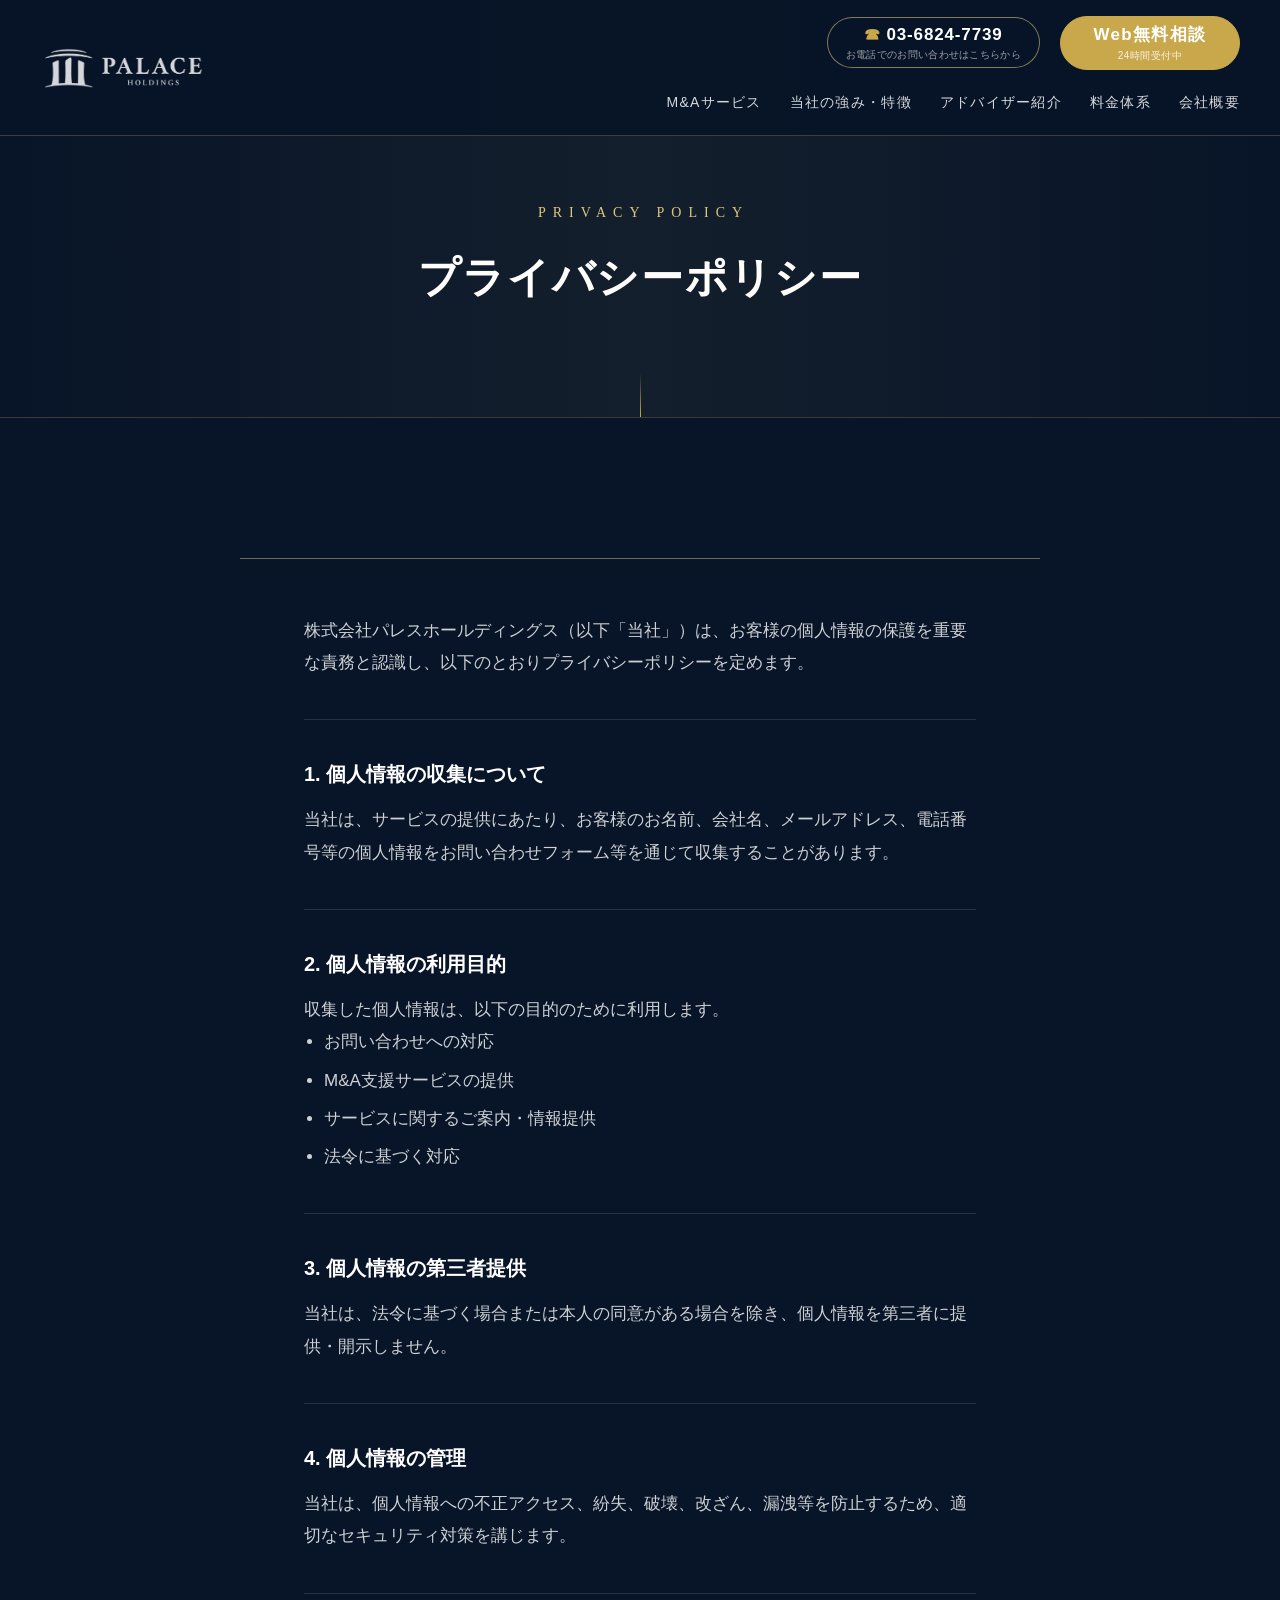
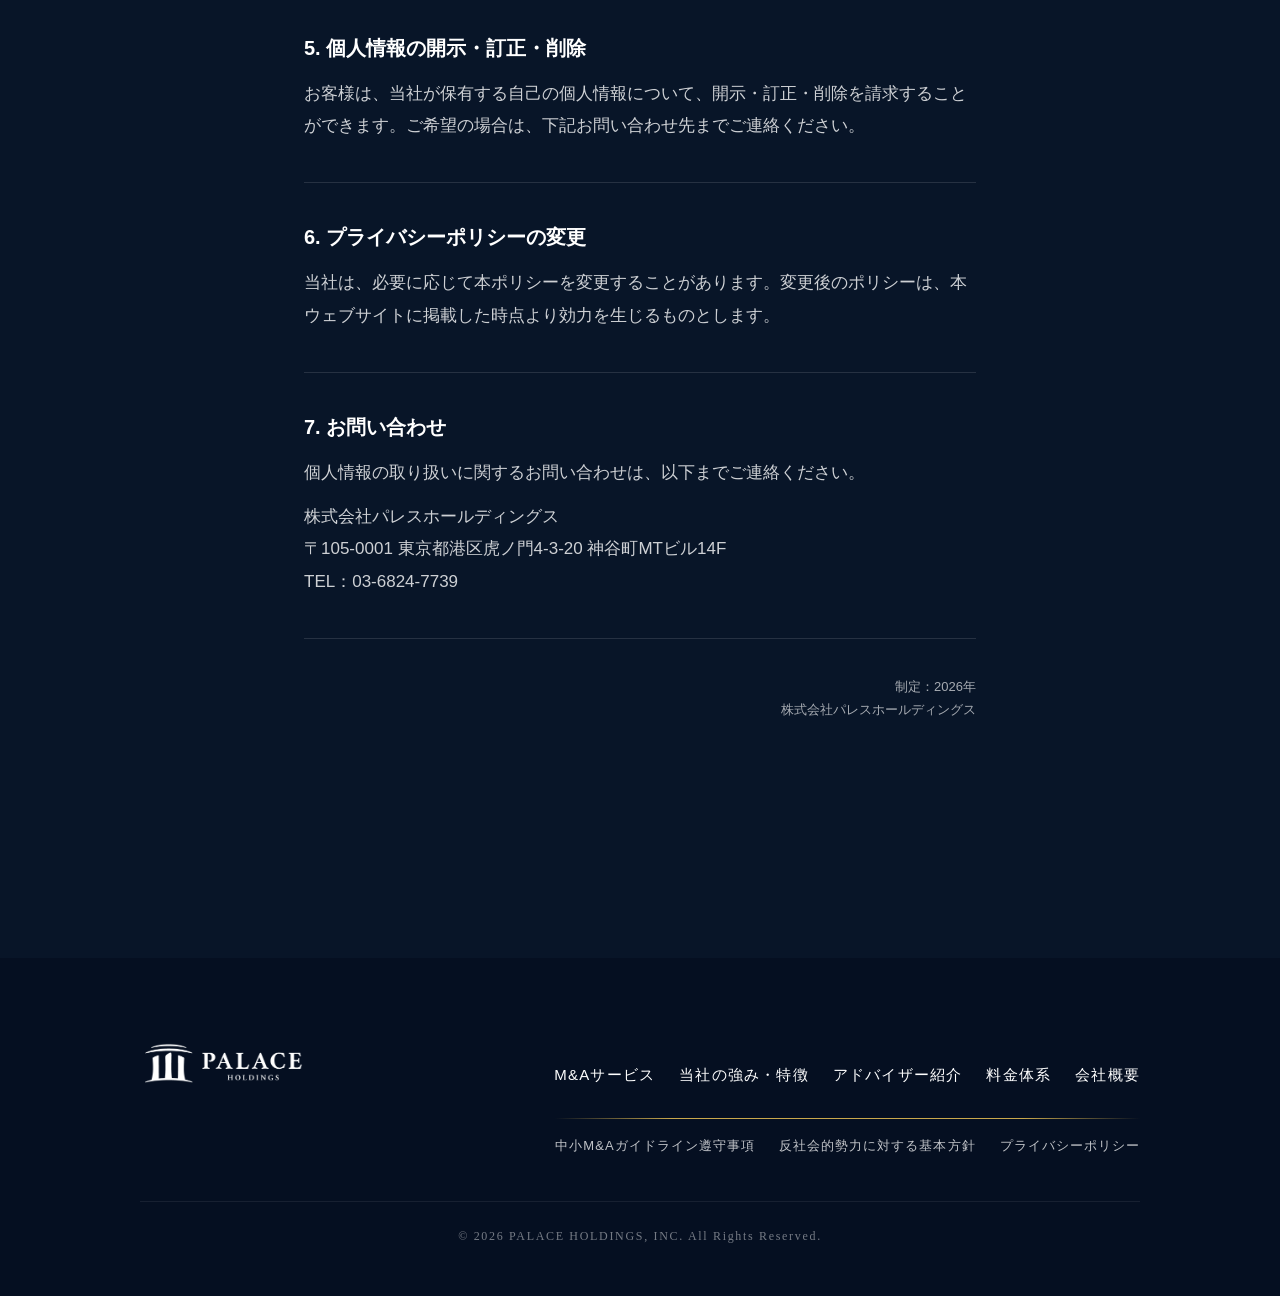
<file: privacy.html>
<!DOCTYPE html>
<html lang="ja">
<head>
  <meta charset="UTF-8">
  <!-- Google tag (gtag.js) -->
  <script async src="https://www.googletagmanager.com/gtag/js?id=G-W23X70DLMN"></script>
  <script>
    window.dataLayer = window.dataLayer || [];
    function gtag(){dataLayer.push(arguments);}
    gtag('js', new Date());
    gtag('config', 'G-W23X70DLMN');
  </script>
  <meta name="viewport" content="width=device-width, initial-scale=1.0">
  <meta http-equiv="Content-Security-Policy" content="default-src 'self'; script-src 'self' 'unsafe-inline' https://www.googletagmanager.com https://www.google-analytics.com; style-src 'self' 'unsafe-inline' https://fonts.googleapis.com; font-src 'self' https://fonts.gstatic.com; img-src 'self' data: https:; frame-src https://www.google.com https://docs.google.com; connect-src 'self' https://www.google-analytics.com https://www.googletagmanager.com https://*.analytics.google.com;">
  <meta http-equiv="X-Content-Type-Options" content="nosniff">
  <meta name="referrer" content="strict-origin-when-cross-origin">
  <title>プライバシーポリシー | 株式会社パレスホールディングス</title>
  <link rel="preconnect" href="https://fonts.googleapis.com">
  <link rel="preconnect" href="https://fonts.gstatic.com" crossorigin>
  <link href="https://fonts.googleapis.com/css2?family=Cormorant+Garamond:ital,wght@0,400;0,500;0,600;0,700;1,400;1,500&family=Shippori+Mincho:wght@500;600;700&family=Noto+Sans+JP:wght@400;500;700&display=swap" rel="stylesheet">
  <link rel="stylesheet" href="css/style.css">
  <link rel="icon" type="image/png" href="assets/images/ico_PALACE_LOGO.png">
  <link rel="apple-touch-icon" href="assets/images/ico_PALACE_LOGO.png">
  <link rel="stylesheet" href="css/v4-pages.css">
</head>
<body>

<header>
  <a href="index.html" class="header-logo">
    <img src="assets/images/企業ロゴ_完全透過_ネイビー.png" alt="PALACE HOLDINGS">
  </a>
  <button type="button" class="nav-toggle" id="navToggle" aria-label="メニュー" aria-controls="mobileNav" aria-expanded="false"><span></span><span></span><span></span></button>
  <div class="header-right">
    <div class="header-cta">
      <div class="header-tel-block">
        <a href="tel:0368247739" class="header-tel">03-6824-7739</a>
        <span class="header-tel-sub">お電話でのお問い合わせはこちらから</span>
      </div>
      <a href="contact.html" class="header-consult-btn">Web無料相談<span class="header-consult-sub">24時間受付中</span></a>
    </div>
    <nav>
      <ul>
        <li><a href="service.html">M&amp;Aサービス</a></li>
        <li><a href="strengths.html">当社の強み・特徴</a></li>
        <li><a href="advisor.html">アドバイザー紹介</a></li>
        <li><a href="fee.html">料金体系</a></li>
        <li><a href="company.html">会社概要</a></li>
      </ul>
    </nav>
  </div>
</header>

<div class="mobile-nav" id="mobileNav" inert>
  <ul>
    <li><a href="service.html">M&amp;Aサービス</a></li>
    <li><a href="strengths.html">当社の強み・特徴</a></li>
    <li><a href="advisor.html">アドバイザー紹介</a></li>
    <li><a href="fee.html">料金体系</a></li>
    <li><a href="company.html">会社概要</a></li>
  </ul>
  <div class="mobile-nav-cta">
    <a href="contact.html" class="mobile-nav-consult-btn">Web無料相談</a>
  </div>
</div>

<div class="page-hero">
  <span class="page-hero-label">Privacy Policy</span>
  <h1 class="page-hero-title">プライバシーポリシー</h1>
</div>

<section class="section privacy-section">
  <div class="section-inner">
    <div class="privacy-content fade-in">

      <div class="privacy-block">
        <p>株式会社パレスホールディングス（以下「当社」）は、お客様の個人情報の保護を重要な責務と認識し、以下のとおりプライバシーポリシーを定めます。</p>
      </div>

      <div class="privacy-block">
        <h2>1. 個人情報の収集について</h2>
        <p>当社は、サービスの提供にあたり、お客様のお名前、会社名、メールアドレス、電話番号等の個人情報をお問い合わせフォーム等を通じて収集することがあります。</p>
      </div>

      <div class="privacy-block">
        <h2>2. 個人情報の利用目的</h2>
        <p>収集した個人情報は、以下の目的のために利用します。</p>
        <ul>
          <li>お問い合わせへの対応</li>
          <li>M&A支援サービスの提供</li>
          <li>サービスに関するご案内・情報提供</li>
          <li>法令に基づく対応</li>
        </ul>
      </div>

      <div class="privacy-block">
        <h2>3. 個人情報の第三者提供</h2>
        <p>当社は、法令に基づく場合または本人の同意がある場合を除き、個人情報を第三者に提供・開示しません。</p>
      </div>

      <div class="privacy-block">
        <h2>4. 個人情報の管理</h2>
        <p>当社は、個人情報への不正アクセス、紛失、破壊、改ざん、漏洩等を防止するため、適切なセキュリティ対策を講じます。</p>
      </div>

      <div class="privacy-block">
        <h2>5. 個人情報の開示・訂正・削除</h2>
        <p>お客様は、当社が保有する自己の個人情報について、開示・訂正・削除を請求することができます。ご希望の場合は、下記お問い合わせ先までご連絡ください。</p>
      </div>

      <div class="privacy-block">
        <h2>6. プライバシーポリシーの変更</h2>
        <p>当社は、必要に応じて本ポリシーを変更することがあります。変更後のポリシーは、本ウェブサイトに掲載した時点より効力を生じるものとします。</p>
      </div>

      <div class="privacy-block">
        <h2>7. お問い合わせ</h2>
        <p>個人情報の取り扱いに関するお問い合わせは、以下までご連絡ください。</p>
        <p style="margin-top:12px;">
          株式会社パレスホールディングス<br>
          〒105-0001 東京都港区虎ノ門4-3-20 神谷町MTビル14F<br>
          TEL：03-6824-7739
        </p>
      </div>

      <div class="privacy-block" style="text-align:right;color:#999;font-size:13px;">
        制定：2026年<br>
        株式会社パレスホールディングス
      </div>

    </div>
  </div>
</section>

<footer>
  <div class="footer-inner">
    <div class="footer-logo">
      <img src="assets/images/企業ロゴ_透過_文字白.png" alt="PALACE HOLDINGS" style="height:90px;width:auto;">
    </div>
    <nav class="footer-nav footer-nav-main">
      <a href="service.html">M&amp;Aサービス</a>
      <a href="strengths.html">当社の強み・特徴</a>
      <a href="advisor.html">アドバイザー紹介</a>
      <div class="footer-nav-inline">
        <a href="fee.html">料金体系</a>
        <a href="company.html">会社概要</a>
      </div>
    </nav>
    <nav class="footer-nav footer-nav-sub">
      <a href="guideline.html">中小M&amp;Aガイドライン遵守事項</a>
      <a href="antisocial.html">反社会的勢力に対する基本方針</a>
      <a href="privacy.html">プライバシーポリシー</a>
    </nav>
    <div class="footer-copy">© 2026 PALACE HOLDINGS, INC. All Rights Reserved.</div>
  </div>
</footer>

<a href="contact.html" class="mobile-bottom-banner">
  <span class="mbb-icon">&#9993;</span>
  <span class="mbb-text">
    <span class="mbb-sub">秘密厳守・ご相談無料</span>
    <span class="mbb-main">譲渡・譲受のお問い合わせはこちら</span>
  </span>
  <span class="mbb-arrow">&#10132;</span>
</a>

<script src="assets/js/site.js"></script>
</body>
</html>
</file>
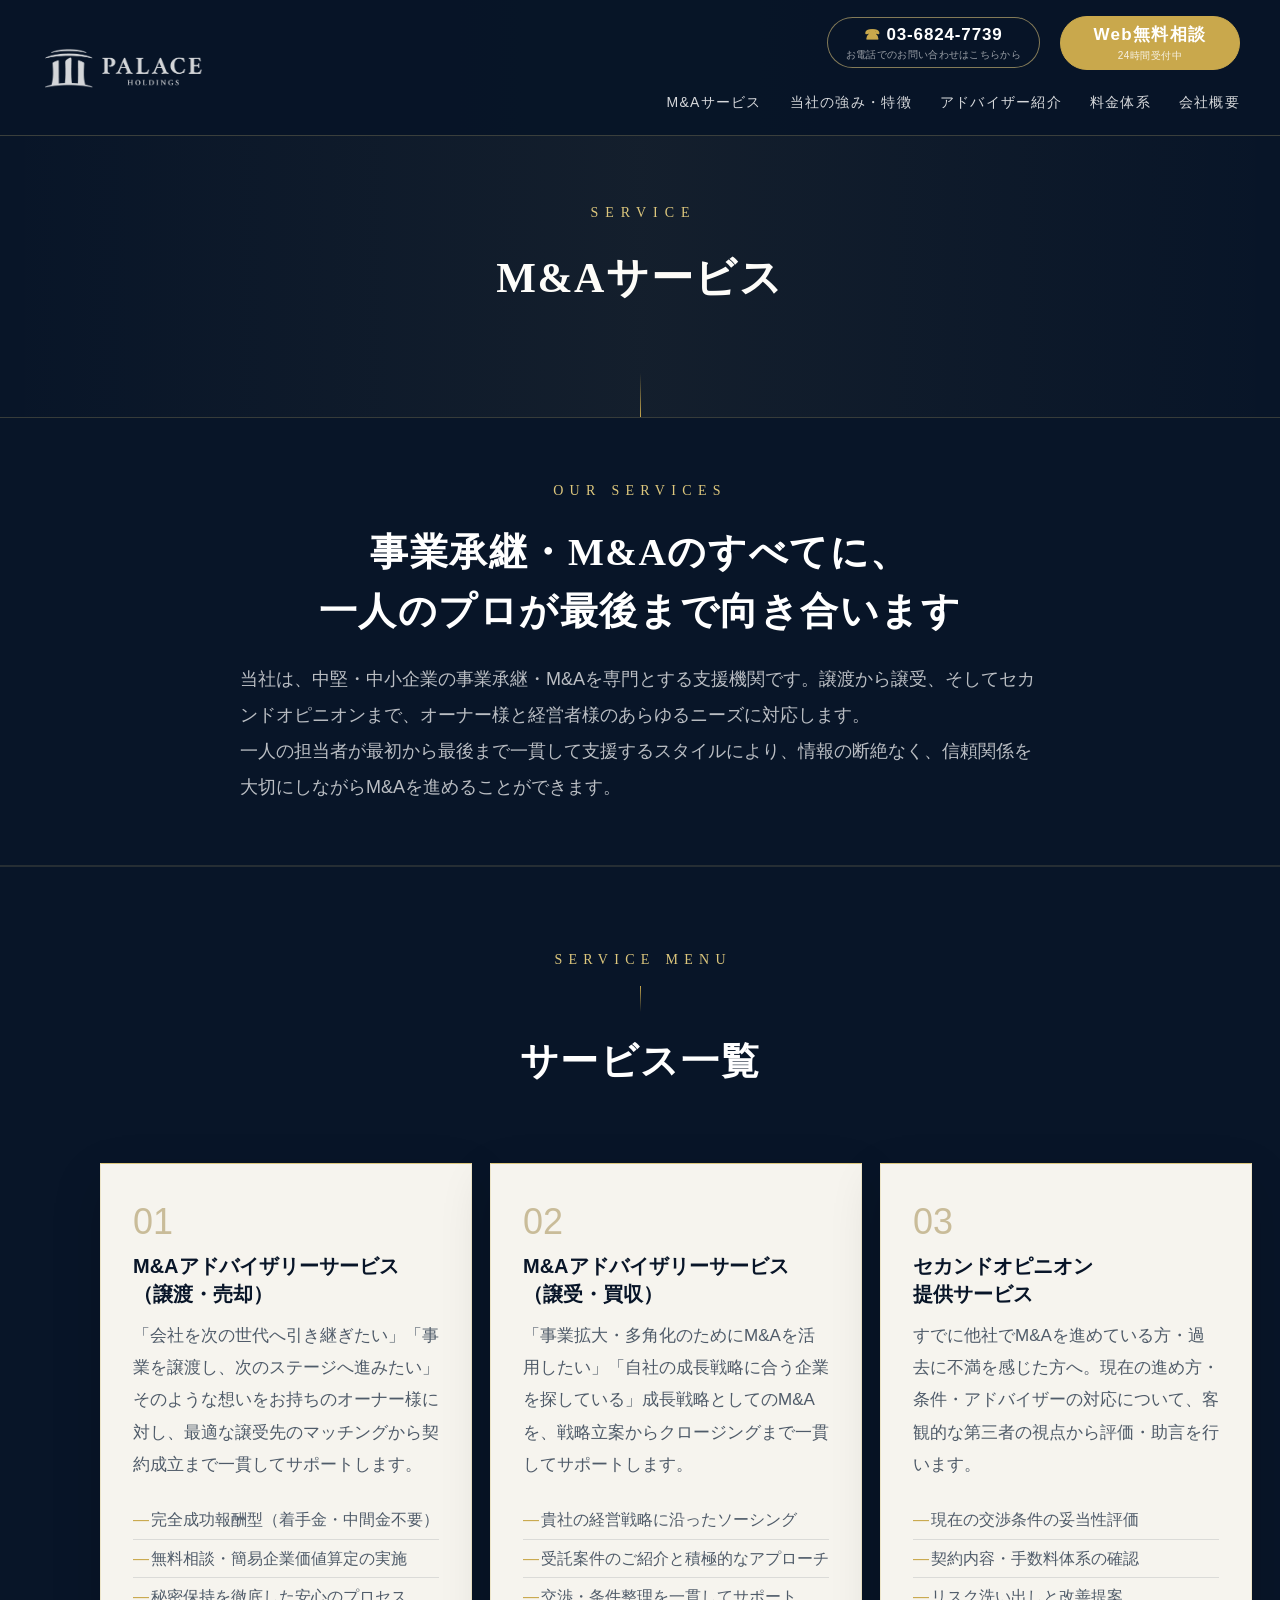
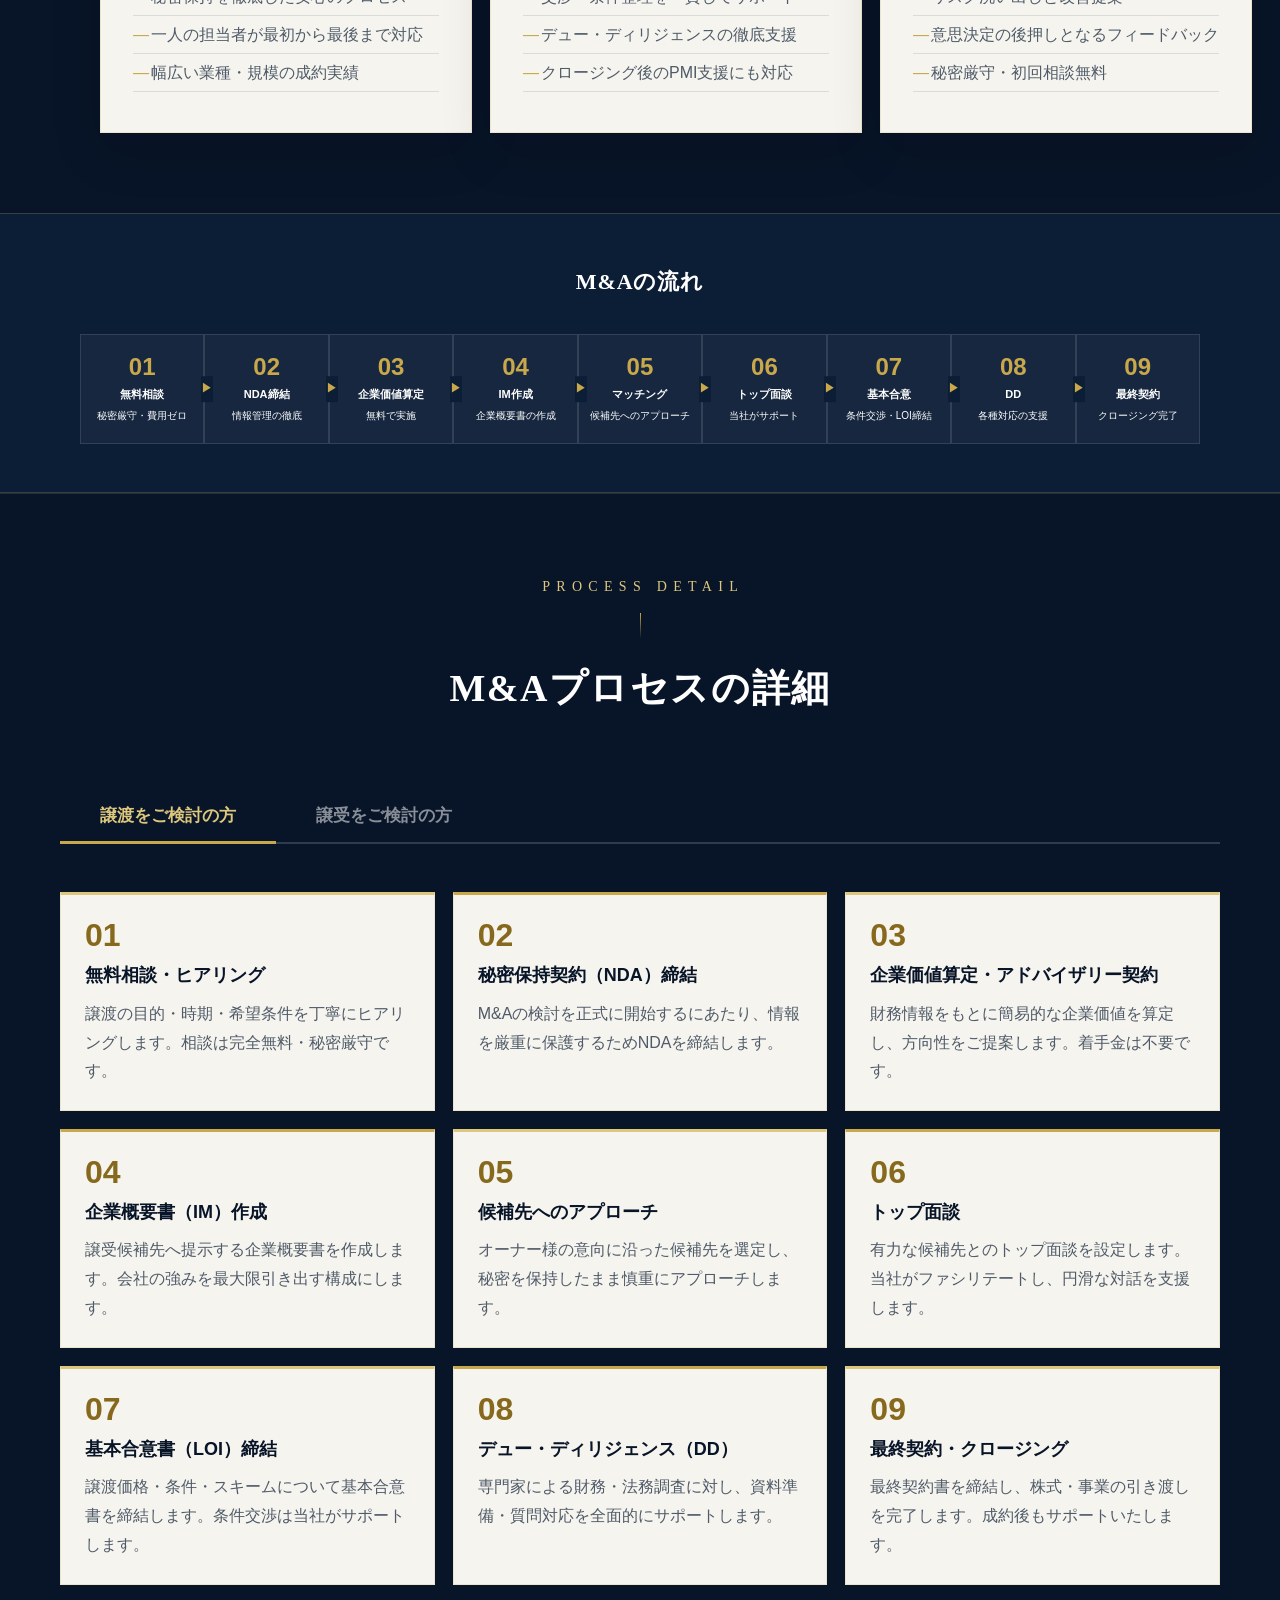
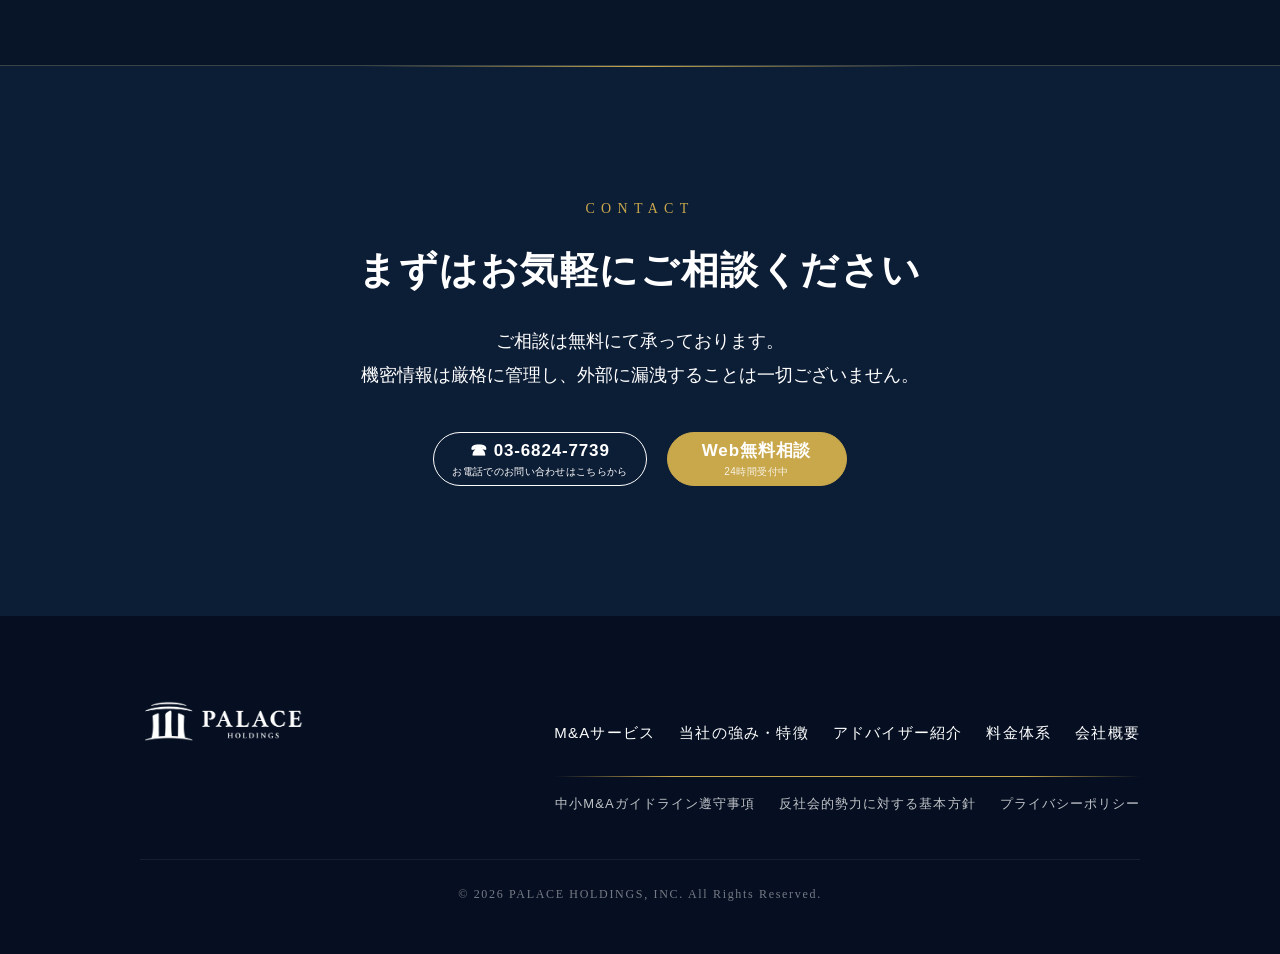
<file: service.html>
<!DOCTYPE html>
<html lang="ja">
<head>
  <meta charset="UTF-8">
  <!-- Google tag (gtag.js) -->
  <script async src="https://www.googletagmanager.com/gtag/js?id=G-W23X70DLMN"></script>
  <script>
    window.dataLayer = window.dataLayer || [];
    function gtag(){dataLayer.push(arguments);}
    gtag('js', new Date());
    gtag('config', 'G-W23X70DLMN');
  </script>
  <meta name="viewport" content="width=device-width, initial-scale=1.0">
  <meta http-equiv="Content-Security-Policy" content="default-src 'self'; script-src 'self' 'unsafe-inline' https://www.googletagmanager.com https://www.google-analytics.com; style-src 'self' 'unsafe-inline' https://fonts.googleapis.com; font-src 'self' https://fonts.gstatic.com; img-src 'self' data: https:; frame-src https://www.google.com https://docs.google.com; connect-src 'self' https://www.google-analytics.com https://www.googletagmanager.com https://*.analytics.google.com;">
  <meta http-equiv="X-Content-Type-Options" content="nosniff">
  <meta name="referrer" content="strict-origin-when-cross-origin">
  <title>M&Aサービス | 株式会社パレスホールディングス</title>
  <link rel="preconnect" href="https://fonts.googleapis.com">
  <link rel="preconnect" href="https://fonts.gstatic.com" crossorigin>
  <link href="https://fonts.googleapis.com/css2?family=Cormorant+Garamond:ital,wght@0,400;0,500;0,600;0,700;1,400;1,500&family=Shippori+Mincho:wght@500;600;700&family=Noto+Sans+JP:wght@400;500;700&display=swap" rel="stylesheet">
  <link rel="stylesheet" href="css/style.css">
  <link rel="icon" type="image/png" href="assets/images/ico_PALACE_LOGO.png">
  <link rel="apple-touch-icon" href="assets/images/ico_PALACE_LOGO.png">
  <link rel="stylesheet" href="css/v4-pages.css">
</head>
<body>

<header>
  <a href="index.html" class="header-logo">
    <img src="assets/images/企業ロゴ_完全透過_ネイビー.png" alt="PALACE HOLDINGS">
  </a>
  <button type="button" class="nav-toggle" id="navToggle" aria-label="メニュー" aria-controls="mobileNav" aria-expanded="false"><span></span><span></span><span></span></button>
  <div class="header-right">
    <div class="header-cta">
      <div class="header-tel-block">
        <a href="tel:0368247739" class="header-tel">03-6824-7739</a>
        <span class="header-tel-sub">お電話でのお問い合わせはこちらから</span>
      </div>
      <a href="contact.html" class="header-consult-btn">Web無料相談<span class="header-consult-sub">24時間受付中</span></a>
    </div>
    <nav>
      <ul>
        <li><a href="service.html">M&amp;Aサービス</a></li>
        <li><a href="strengths.html">当社の強み・特徴</a></li>
        <li><a href="advisor.html">アドバイザー紹介</a></li>
        <li><a href="fee.html">料金体系</a></li>
        <li><a href="company.html">会社概要</a></li>
      </ul>
    </nav>
  </div>
</header>

<div class="mobile-nav" id="mobileNav" inert>
  <ul>
    <li><a href="service.html">M&amp;Aサービス</a></li>
    <li><a href="strengths.html">当社の強み・特徴</a></li>
    <li><a href="advisor.html">アドバイザー紹介</a></li>
    <li><a href="fee.html">料金体系</a></li>
    <li><a href="company.html">会社概要</a></li>
  </ul>
  <div class="mobile-nav-cta">
    <a href="contact.html" class="mobile-nav-consult-btn">Web無料相談</a>
  </div>
</div>

<div class="page-hero">
  <span class="page-hero-label">Service</span>
  <h1 class="page-hero-title">M&Aサービス</h1>
</div>

<!-- サービス概要 -->
<div class="service-intro fade-in">
  <div class="service-intro-inner">
    <span class="section-label">Our Services</span>
    <h2 class="section-title" style="margin-bottom:20px;">事業承継・M&Aのすべてに、<br>一人のプロが最後まで向き合います</h2>
    <p>当社は、中堅・中小企業の事業承継・M&amp;Aを専門とする支援機関です。譲渡から譲受、そしてセカンドオピニオンまで、オーナー様と経営者様のあらゆるニーズに対応します。<br>一人の担当者が最初から最後まで一貫して支援するスタイルにより、情報の断絶なく、信頼関係を大切にしながらM&amp;Aを進めることができます。</p>
  </div>
</div>

<!-- 3サービス -->
<section class="section" style="background:var(--white);padding-top:80px;padding-bottom:0;">
  <div class="section-inner">
    <div class="section-header center fade-in">
      <span class="section-label">Service Menu</span>
      <h2 class="section-title">サービス一覧</h2>
    </div>
  </div>
</section>

<div style="max-width:1200px;margin:0 auto;padding:0 60px 80px;">
  <div class="service-list">
    <div class="service-item fade-in" id="sell">
      <div class="service-item-num">01</div>
      <h3 class="service-item-title">M&Aアドバイザリーサービス<br>（譲渡・売却）</h3>
      <p class="service-item-desc">「会社を次の世代へ引き継ぎたい」「事業を譲渡し、次のステージへ進みたい」そのような想いをお持ちのオーナー様に対し、最適な譲受先のマッチングから契約成立まで一貫してサポートします。</p>
      <ul class="service-item-points">
        <li>完全成功報酬型（着手金・中間金不要）</li>
        <li>無料相談・簡易企業価値算定の実施</li>
        <li>秘密保持を徹底した安心のプロセス</li>
        <li>一人の担当者が最初から最後まで対応</li>
        <li>幅広い業種・規模の成約実績</li>
      </ul>
    </div>
    <div class="service-item fade-in" id="buy">
      <div class="service-item-num">02</div>
      <h3 class="service-item-title">M&Aアドバイザリーサービス<br>（譲受・買収）</h3>
      <p class="service-item-desc">「事業拡大・多角化のためにM&Aを活用したい」「自社の成長戦略に合う企業を探している」成長戦略としてのM&Aを、戦略立案からクロージングまで一貫してサポートします。</p>
      <ul class="service-item-points">
        <li>貴社の経営戦略に沿ったソーシング</li>
        <li>受託案件のご紹介と積極的なアプローチ</li>
        <li>交渉・条件整理を一貫してサポート</li>
        <li>デュー・ディリジェンスの徹底支援</li>
        <li>クロージング後のPMI支援にも対応</li>
      </ul>
    </div>
    <div class="service-item fade-in">
      <div class="service-item-num">03</div>
      <h3 class="service-item-title">セカンドオピニオン<br>提供サービス</h3>
      <p class="service-item-desc">すでに他社でM&Aを進めている方・過去に不満を感じた方へ。現在の進め方・条件・アドバイザーの対応について、客観的な第三者の視点から評価・助言を行います。</p>
      <ul class="service-item-points">
        <li>現在の交渉条件の妥当性評価</li>
        <li>契約内容・手数料体系の確認</li>
        <li>リスク洗い出しと改善提案</li>
        <li>意思決定の後押しとなるフィードバック</li>
        <li>秘密厳守・初回相談無料</li>
      </ul>
    </div>
  </div>
</div>

<!-- M&Aフロー概観（横並び） -->
<div class="flow-overview fade-in">
  <div class="flow-overview-inner">
    <p class="flow-overview-title">M&Aの流れ</p>
    <div class="flow-steps">
      <div class="flow-step">
        <div class="flow-step-num">01</div>
        <div class="flow-step-name">無料相談</div>
        <div class="flow-step-sub">秘密厳守・費用ゼロ</div>
      </div>
      <div class="flow-step">
        <div class="flow-step-num">02</div>
        <div class="flow-step-name">NDA締結</div>
        <div class="flow-step-sub">情報管理の徹底</div>
      </div>
      <div class="flow-step">
        <div class="flow-step-num">03</div>
        <div class="flow-step-name">企業価値算定</div>
        <div class="flow-step-sub">無料で実施</div>
      </div>
      <div class="flow-step">
        <div class="flow-step-num">04</div>
        <div class="flow-step-name">IM作成</div>
        <div class="flow-step-sub">企業概要書の作成</div>
      </div>
      <div class="flow-step">
        <div class="flow-step-num">05</div>
        <div class="flow-step-name">マッチング</div>
        <div class="flow-step-sub">候補先へのアプローチ</div>
      </div>
      <div class="flow-step">
        <div class="flow-step-num">06</div>
        <div class="flow-step-name">トップ面談</div>
        <div class="flow-step-sub">当社がサポート</div>
      </div>
      <div class="flow-step">
        <div class="flow-step-num">07</div>
        <div class="flow-step-name">基本合意</div>
        <div class="flow-step-sub">条件交渉・LOI締結</div>
      </div>
      <div class="flow-step">
        <div class="flow-step-num">08</div>
        <div class="flow-step-name">DD</div>
        <div class="flow-step-sub">各種対応の支援</div>
      </div>
      <div class="flow-step">
        <div class="flow-step-num">09</div>
        <div class="flow-step-name">最終契約</div>
        <div class="flow-step-sub">クロージング完了</div>
      </div>
    </div>
  </div>
</div>

<!-- 詳細フロー -->
<div class="flow-section">
  <div class="flow-section-inner">
    <div class="section-header center fade-in">
      <span class="section-label">Process Detail</span>
      <h2 class="section-title">M&Aプロセスの詳細</h2>
    </div>
    <div class="flow-tabs" role="tablist" aria-label="M&Aプロセス">
      <button type="button" class="flow-tab active" data-tab="sell" role="tab" id="tab-sell" aria-controls="panel-sell" aria-selected="true">譲渡をご検討の方</button>
      <button type="button" class="flow-tab" data-tab="buy" role="tab" id="tab-buy" aria-controls="panel-buy" aria-selected="false" tabindex="-1">譲受をご検討の方</button>
    </div>
    <div class="flow-panel active" id="panel-sell" role="tabpanel" aria-labelledby="tab-sell" tabindex="0">
      <div class="flow-detail-list">
        <div class="flow-detail-item"><div class="flow-detail-num">01</div><div class="flow-detail-title">無料相談・ヒアリング</div><div class="flow-detail-desc">譲渡の目的・時期・希望条件を丁寧にヒアリングします。相談は完全無料・秘密厳守です。</div></div>
        <div class="flow-detail-item"><div class="flow-detail-num">02</div><div class="flow-detail-title">秘密保持契約（NDA）締結</div><div class="flow-detail-desc">M&Aの検討を正式に開始するにあたり、情報を厳重に保護するためNDAを締結します。</div></div>
        <div class="flow-detail-item"><div class="flow-detail-num">03</div><div class="flow-detail-title">企業価値算定・アドバイザリー契約</div><div class="flow-detail-desc">財務情報をもとに簡易的な企業価値を算定し、方向性をご提案します。着手金は不要です。</div></div>
        <div class="flow-detail-item"><div class="flow-detail-num">04</div><div class="flow-detail-title">企業概要書（IM）作成</div><div class="flow-detail-desc">譲受候補先へ提示する企業概要書を作成します。会社の強みを最大限引き出す構成にします。</div></div>
        <div class="flow-detail-item"><div class="flow-detail-num">05</div><div class="flow-detail-title">候補先へのアプローチ</div><div class="flow-detail-desc">オーナー様の意向に沿った候補先を選定し、秘密を保持したまま慎重にアプローチします。</div></div>
        <div class="flow-detail-item"><div class="flow-detail-num">06</div><div class="flow-detail-title">トップ面談</div><div class="flow-detail-desc">有力な候補先とのトップ面談を設定します。当社がファシリテートし、円滑な対話を支援します。</div></div>
        <div class="flow-detail-item"><div class="flow-detail-num">07</div><div class="flow-detail-title">基本合意書（LOI）締結</div><div class="flow-detail-desc">譲渡価格・条件・スキームについて基本合意書を締結します。条件交渉は当社がサポートします。</div></div>
        <div class="flow-detail-item"><div class="flow-detail-num">08</div><div class="flow-detail-title">デュー・ディリジェンス（DD）</div><div class="flow-detail-desc">専門家による財務・法務調査に対し、資料準備・質問対応を全面的にサポートします。</div></div>
        <div class="flow-detail-item"><div class="flow-detail-num">09</div><div class="flow-detail-title">最終契約・クロージング</div><div class="flow-detail-desc">最終契約書を締結し、株式・事業の引き渡しを完了します。成約後もサポートいたします。</div></div>
      </div>
    </div>
    <div class="flow-panel" id="panel-buy" role="tabpanel" aria-labelledby="tab-buy" tabindex="0">
      <div class="flow-detail-list">
        <div class="flow-detail-item"><div class="flow-detail-num">01</div><div class="flow-detail-title">無料相談・ニーズヒアリング</div><div class="flow-detail-desc">業種・規模・地域・価格帯などの希望条件を整理し、買収戦略の立案をサポートします。</div></div>
        <div class="flow-detail-item"><div class="flow-detail-num">02</div><div class="flow-detail-title">アドバイザリー契約・NDA締結</div><div class="flow-detail-desc">候補案件の紹介に向けてアドバイザリー契約およびNDAを締結します。</div></div>
        <div class="flow-detail-item"><div class="flow-detail-num">03</div><div class="flow-detail-title">候補案件のご紹介</div><div class="flow-detail-desc">希望条件に合致する譲渡案件をご紹介します。複数案件の並行検討も可能です。</div></div>
        <div class="flow-detail-item"><div class="flow-detail-num">04</div><div class="flow-detail-title">トップ面談</div><div class="flow-detail-desc">関心を持った案件の譲渡企業オーナーとのトップ面談を設定・サポートします。</div></div>
        <div class="flow-detail-item"><div class="flow-detail-num">05</div><div class="flow-detail-title">意向表明・基本合意（LOI）締結</div><div class="flow-detail-desc">譲受の意向を正式に表明し、価格・条件・スキームについて基本合意書を締結します。</div></div>
        <div class="flow-detail-item"><div class="flow-detail-num">06</div><div class="flow-detail-title">デュー・ディリジェンス（DD）</div><div class="flow-detail-desc">専門家を起用し財務・法務等を詳細調査します。DD結果をもとに再交渉も可能です。</div></div>
        <div class="flow-detail-item"><div class="flow-detail-num">07</div><div class="flow-detail-title">最終契約・クロージング</div><div class="flow-detail-desc">最終契約書を締結し、株式・事業の引き渡しを受けます。PMI支援にも対応します。</div></div>
      </div>
    </div>
  </div>
</div>

<section class="cta-section">
  <div class="section-inner">
    <span class="section-label fade-in" style="color:var(--gold);text-align:center;display:block;">Contact</span>
    <h2 class="section-title white fade-in">まずはお気軽にご相談ください</h2>
    <p class="section-lead white fade-in">ご相談は無料にて承っております。<br>機密情報は厳格に管理し、外部に漏洩することは一切ございません。</p>
    <div class="cta-btns fade-in" style="margin-top:40px;">
      <a href="tel:0368247739" class="cta-tel-block">
        <span class="cta-tel-num">☎ 03-6824-7739</span>
        <span>お電話でのお問い合わせはこちらから</span>
      </a>
      <a href="contact.html" class="cta-consult-btn">Web無料相談<span class="cta-consult-sub">24時間受付中</span></a>
    </div>
  </div>
</section>

<footer>
  <div class="footer-inner">
    <div class="footer-logo">
      <img src="assets/images/企業ロゴ_透過_文字白.png" alt="PALACE HOLDINGS" style="height:90px;width:auto;">
    </div>
    <nav class="footer-nav footer-nav-main">
      <a href="service.html">M&amp;Aサービス</a>
      <a href="strengths.html">当社の強み・特徴</a>
      <a href="advisor.html">アドバイザー紹介</a>
      <div class="footer-nav-inline">
        <a href="fee.html">料金体系</a>
        <a href="company.html">会社概要</a>
      </div>
    </nav>
    <nav class="footer-nav footer-nav-sub">
      <a href="guideline.html">中小M&amp;Aガイドライン遵守事項</a>
      <a href="antisocial.html">反社会的勢力に対する基本方針</a>
      <a href="privacy.html">プライバシーポリシー</a>
    </nav>
    <div class="footer-copy">© 2026 PALACE HOLDINGS, INC. All Rights Reserved.</div>
  </div>
</footer>

<a href="contact.html" class="mobile-bottom-banner">
  <span class="mbb-icon">&#9993;</span>
  <span class="mbb-text">
    <span class="mbb-sub">秘密厳守・ご相談無料</span>
    <span class="mbb-main">譲渡・譲受のお問い合わせはこちら</span>
  </span>
  <span class="mbb-arrow">&#10132;</span>
</a>

<script src="assets/js/site.js"></script>
</body>
</html>
</file>
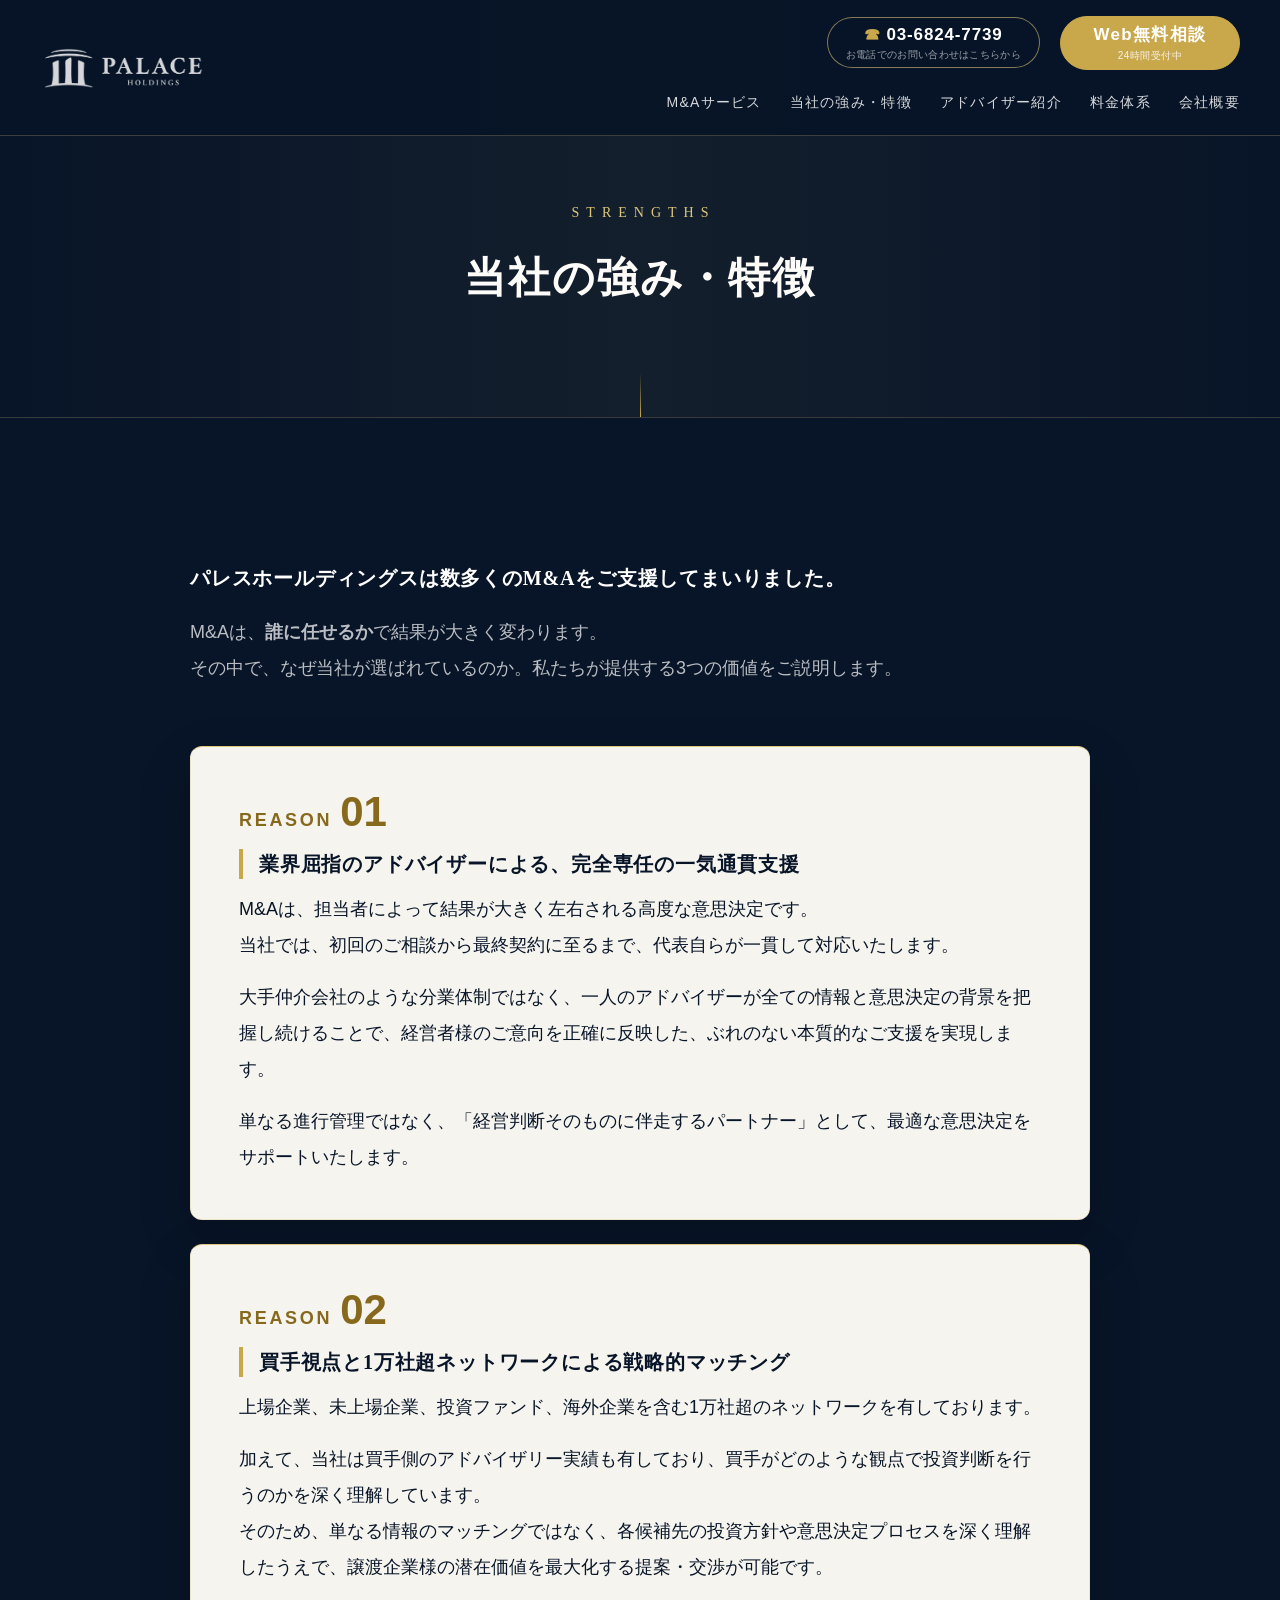
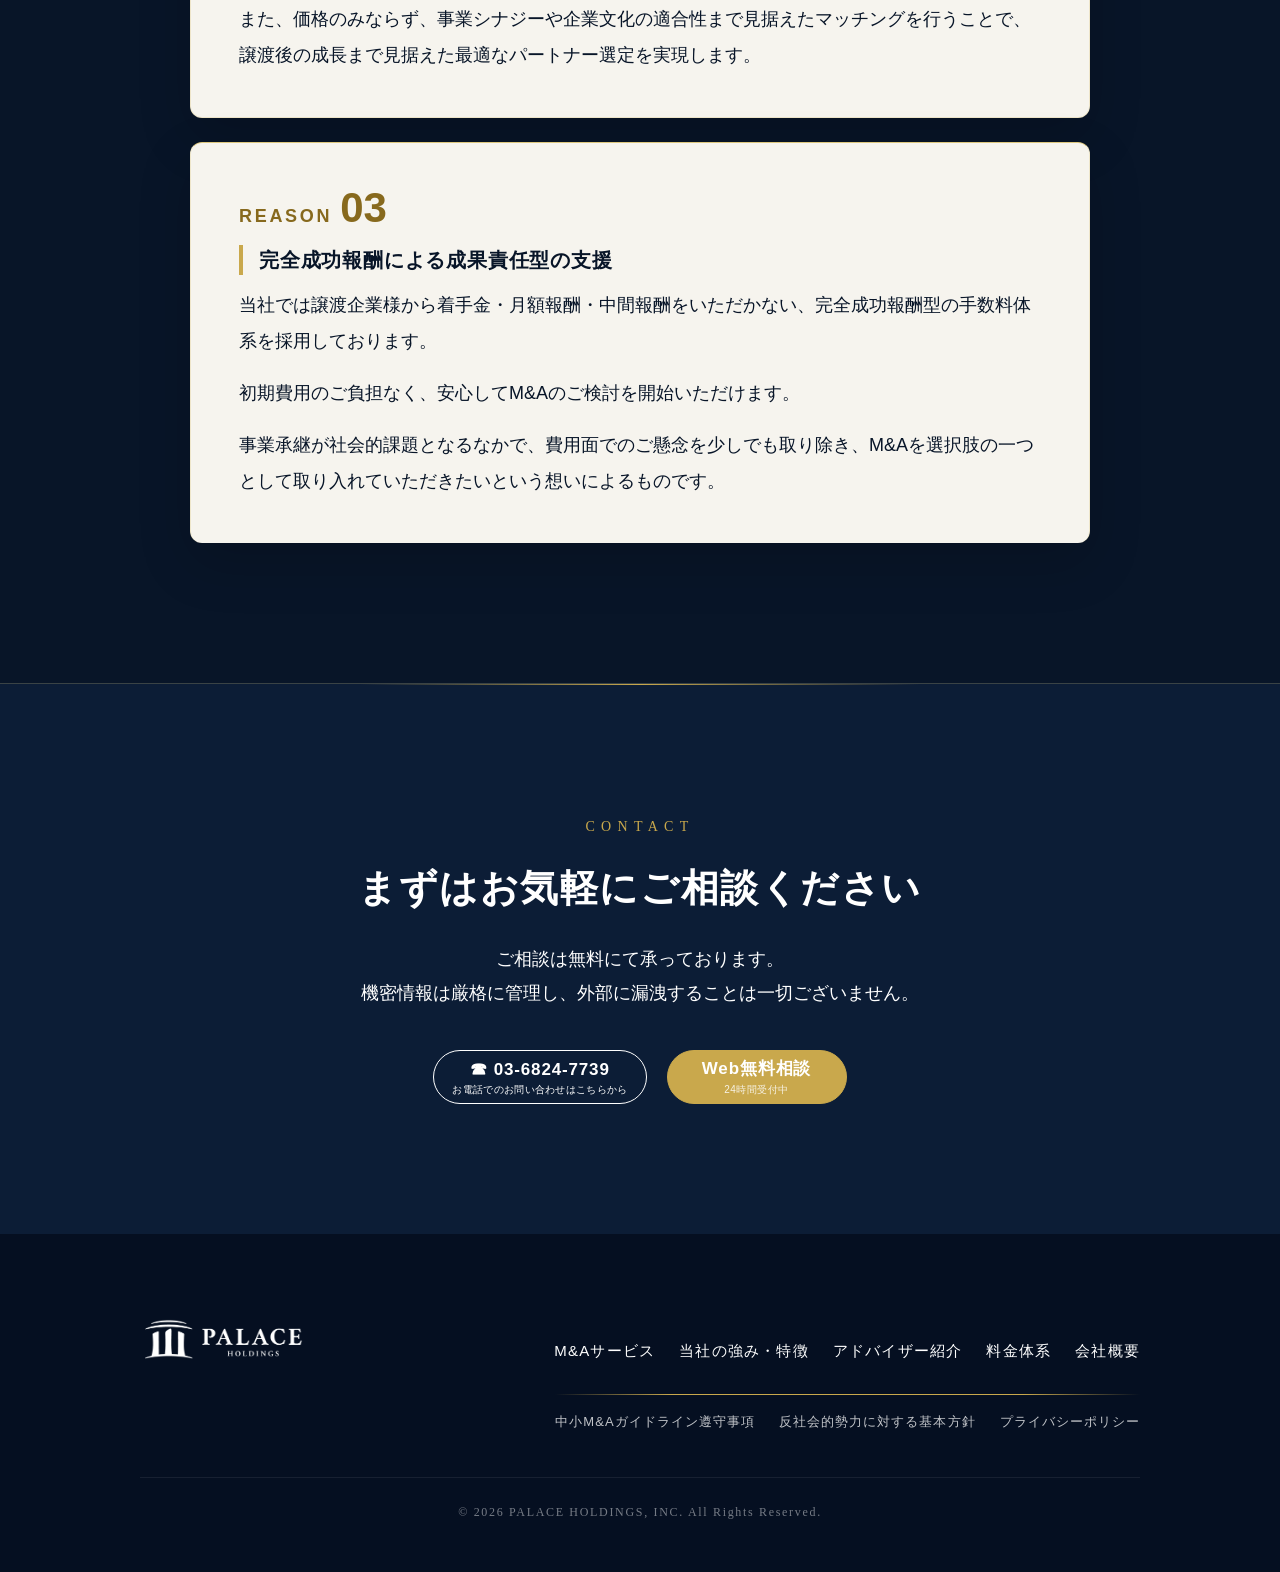
<file: strengths.html>
<!DOCTYPE html>
<html lang="ja">
<head>
  <meta charset="UTF-8">
  <!-- Google tag (gtag.js) -->
  <script async src="https://www.googletagmanager.com/gtag/js?id=G-W23X70DLMN"></script>
  <script>
    window.dataLayer = window.dataLayer || [];
    function gtag(){dataLayer.push(arguments);}
    gtag('js', new Date());
    gtag('config', 'G-W23X70DLMN');
  </script>
  <meta name="viewport" content="width=device-width, initial-scale=1.0">
  <meta http-equiv="Content-Security-Policy" content="default-src 'self'; script-src 'self' 'unsafe-inline' https://www.googletagmanager.com https://www.google-analytics.com; style-src 'self' 'unsafe-inline' https://fonts.googleapis.com; font-src 'self' https://fonts.gstatic.com; img-src 'self' data: https:; frame-src https://www.google.com https://docs.google.com; connect-src 'self' https://www.google-analytics.com https://www.googletagmanager.com https://*.analytics.google.com;">
  <meta http-equiv="X-Content-Type-Options" content="nosniff">
  <meta name="referrer" content="strict-origin-when-cross-origin">
  <title>当社の強み・特徴 | 株式会社パレスホールディングス</title>
  <link rel="preconnect" href="https://fonts.googleapis.com">
  <link rel="preconnect" href="https://fonts.gstatic.com" crossorigin>
  <link href="https://fonts.googleapis.com/css2?family=Cormorant+Garamond:ital,wght@0,400;0,500;0,600;0,700;1,400;1,500&family=Shippori+Mincho:wght@500;600;700&family=Noto+Sans+JP:wght@400;500;700&display=swap" rel="stylesheet">
  <link rel="stylesheet" href="css/style.css">
  <link rel="icon" type="image/png" href="assets/images/ico_PALACE_LOGO.png">
  <link rel="apple-touch-icon" href="assets/images/ico_PALACE_LOGO.png">
  <link rel="stylesheet" href="css/v4-pages.css">
</head>
<body>

<header>
  <a href="index.html" class="header-logo">
    <img src="assets/images/企業ロゴ_完全透過_ネイビー.png" alt="PALACE HOLDINGS">
  </a>
  <button type="button" class="nav-toggle" id="navToggle" aria-label="メニュー" aria-controls="mobileNav" aria-expanded="false"><span></span><span></span><span></span></button>
  <div class="header-right">
    <div class="header-cta">
      <div class="header-tel-block">
        <a href="tel:0368247739" class="header-tel">03-6824-7739</a>
        <span class="header-tel-sub">お電話でのお問い合わせはこちらから</span>
      </div>
      <a href="contact.html" class="header-consult-btn">Web無料相談<span class="header-consult-sub">24時間受付中</span></a>
    </div>
    <nav>
      <ul>
        <li><a href="service.html">M&amp;Aサービス</a></li>
        <li><a href="strengths.html">当社の強み・特徴</a></li>
        <li><a href="advisor.html">アドバイザー紹介</a></li>
        <li><a href="fee.html">料金体系</a></li>
        <li><a href="company.html">会社概要</a></li>
      </ul>
    </nav>
  </div>
</header>

<div class="mobile-nav" id="mobileNav" inert>
  <ul>
    <li><a href="service.html">M&amp;Aサービス</a></li>
    <li><a href="strengths.html">当社の強み・特徴</a></li>
    <li><a href="advisor.html">アドバイザー紹介</a></li>
    <li><a href="fee.html">料金体系</a></li>
    <li><a href="company.html">会社概要</a></li>
  </ul>
  <div class="mobile-nav-cta">
    <a href="contact.html" class="mobile-nav-consult-btn">Web無料相談</a>
  </div>
</div>

<div class="page-hero">
  <span class="page-hero-label">Strengths</span>
  <h1 class="page-hero-title">当社の強み・特徴</h1>
</div>

<section class="section" style="background:var(--white);">
  <div class="section-inner" style="max-width:900px;">

    <p class="strengths-lead fade-in">パレスホールディングスは数多くのM&amp;Aをご支援してまいりました。</p>
    <p class="strengths-lead-sub fade-in">M&amp;Aは、<strong>誰に任せるか</strong>で結果が大きく変わります。<br>その中で、なぜ当社が選ばれているのか。私たちが提供する3つの価値をご説明します。</p>

    <div class="strength-item fade-in">
      <div class="strength-num"><span class="strength-num-label">Reason</span>01</div>
      <h3 class="strength-title">業界屈指のアドバイザーによる、完全専任の一気通貫支援</h3>
      <div class="strength-body">
        <p>M&amp;Aは、担当者によって結果が大きく左右される高度な意思決定です。<br>当社では、初回のご相談から最終契約に至るまで、代表自らが一貫して対応いたします。</p>
        <p>大手仲介会社のような分業体制ではなく、一人のアドバイザーが全ての情報と意思決定の背景を把握し続けることで、経営者様のご意向を正確に反映した、ぶれのない本質的なご支援を実現します。</p>
        <p>単なる進行管理ではなく、「経営判断そのものに伴走するパートナー」として、最適な意思決定をサポートいたします。</p>
      </div>
    </div>

    <div class="strength-item fade-in">
      <div class="strength-num"><span class="strength-num-label">Reason</span>02</div>
      <h3 class="strength-title">買手視点と1万社超ネットワークによる戦略的マッチング</h3>
      <div class="strength-body">
        <p>上場企業、未上場企業、投資ファンド、海外企業を含む1万社超のネットワークを有しております。</p>
        <p>加えて、当社は買手側のアドバイザリー実績も有しており、買手がどのような観点で投資判断を行うのかを深く理解しています。<br>そのため、単なる情報のマッチングではなく、各候補先の投資方針や意思決定プロセスを深く理解したうえで、譲渡企業様の潜在価値を最大化する提案・交渉が可能です。</p>
        <p>また、価格のみならず、事業シナジーや企業文化の適合性まで見据えたマッチングを行うことで、譲渡後の成長まで見据えた最適なパートナー選定を実現します。</p>
      </div>
    </div>

    <div class="strength-item fade-in">
      <div class="strength-num"><span class="strength-num-label">Reason</span>03</div>
      <h3 class="strength-title">完全成功報酬による成果責任型の支援</h3>
      <div class="strength-body">
        <p>当社では譲渡企業様から着手金・月額報酬・中間報酬をいただかない、完全成功報酬型の手数料体系を採用しております。</p>
        <p>初期費用のご負担なく、安心してM&amp;Aのご検討を開始いただけます。</p>
        <p>事業承継が社会的課題となるなかで、費用面でのご懸念を少しでも取り除き、M&amp;Aを選択肢の一つとして取り入れていただきたいという想いによるものです。</p>
      </div>
    </div>

  </div>
</section>

<section class="cta-section">
  <div class="section-inner">
    <span class="section-label fade-in" style="color:var(--gold);text-align:center;display:block;">Contact</span>
    <h2 class="section-title white fade-in">まずはお気軽にご相談ください</h2>
    <p class="section-lead white fade-in">ご相談は無料にて承っております。<br>機密情報は厳格に管理し、外部に漏洩することは一切ございません。</p>
    <div class="cta-btns fade-in" style="margin-top:40px;">
      <a href="tel:0368247739" class="cta-tel-block">
        <span class="cta-tel-num">☎ 03-6824-7739</span>
        <span>お電話でのお問い合わせはこちらから</span>
      </a>
      <a href="contact.html" class="cta-consult-btn">Web無料相談<span class="cta-consult-sub">24時間受付中</span></a>
    </div>
  </div>
</section>

<footer>
  <div class="footer-inner">
    <div class="footer-logo">
      <img src="assets/images/企業ロゴ_透過_文字白.png" alt="PALACE HOLDINGS" style="height:90px;width:auto;">
    </div>
    <nav class="footer-nav footer-nav-main">
      <a href="service.html">M&amp;Aサービス</a>
      <a href="strengths.html">当社の強み・特徴</a>
      <a href="advisor.html">アドバイザー紹介</a>
      <div class="footer-nav-inline">
        <a href="fee.html">料金体系</a>
        <a href="company.html">会社概要</a>
      </div>
    </nav>
    <nav class="footer-nav footer-nav-sub">
      <a href="guideline.html">中小M&amp;Aガイドライン遵守事項</a>
      <a href="antisocial.html">反社会的勢力に対する基本方針</a>
      <a href="privacy.html">プライバシーポリシー</a>
    </nav>
    <div class="footer-copy">© 2026 PALACE HOLDINGS, INC. All Rights Reserved.</div>
  </div>
</footer>

<a href="contact.html" class="mobile-bottom-banner">
  <span class="mbb-icon">&#9993;</span>
  <span class="mbb-text">
    <span class="mbb-sub">秘密厳守・ご相談無料</span>
    <span class="mbb-main">譲渡・譲受のお問い合わせはこちら</span>
  </span>
  <span class="mbb-arrow">&#10132;</span>
</a>

<script src="assets/js/site.js"></script>
</body>
</html>
</file>
<file: css/style.css>
/* ===== RESET & BASE ===== */
*, *::before, *::after { box-sizing: border-box; margin: 0; padding: 0; }

:focus-visible { outline: 2px solid currentColor; outline-offset: 4px; }
button.flow-tab { background: transparent; border: 0; border-bottom: 3px solid transparent; font-family: inherit; }
.service-item[id] { scroll-margin-top: 150px; }

@media (prefers-reduced-motion: reduce) {
  *, *::before, *::after {
    animation: none !important;
    transition: none !important;
    scroll-behavior: auto !important;
  }
  .hero-title, .hero-desc, .hero-kicker, .hero-btns {
    opacity: 1 !important;
    transform: none !important;
  }
}

/* ===== RESPONSIVE HELPERS ===== */
.sp-only { display: none; }
.pc-only { display: inline; }
@media (max-width: 900px) {
  .sp-only { display: inline; }
  .pc-only { display: none; }
}

/* ===== HOVER ZOOM IMAGE ===== */
.zoom-img {
  overflow: hidden;
  display: block;
}
.zoom-img img {
  transition: transform 0.6s cubic-bezier(0.2, 0.8, 0.2, 1);
  display: block;
  width: 100%;
}
.zoom-img:hover img {
  transform: scale(1.08);
}


/* ===== SCROLL FADE-IN ===== */
.fade-in {
  opacity: 1;
  transform: none;
  transition: opacity 0.8s ease, transform 0.8s ease;
}
.fade-in.visible {
  opacity: 1;
  transform: translateY(0);
}
.fade-in-delay-1 { transition-delay: 0.15s; }
.fade-in-delay-2 { transition-delay: 0.3s; }
.fade-in-delay-3 { transition-delay: 0.45s; }

:root {
  --navy: #1B2A4A;
  --navy-light: #243660;
  --navy-deep: #101C33;
  --ink: #0B1322;
  --gold: #C9A84C;
  --gold-light: #e0c070;
  --gold-champagne: #DCC078;
  --white: #FFFFFF;
  --gray-light: #F6F4EE;
  --paper: #F6F4EE;
  --gray: #888;
  --text: #333;
  --hairline: rgba(11, 19, 34, 0.09);
  --font-ja: 'Noto Sans JP', 'Hiragino Kaku Gothic ProN', sans-serif;
  --font-en: 'Cormorant Garamond', 'Georgia', serif;
  --font-serif-ja: 'Shippori Mincho', 'Yu Mincho', 'Hiragino Mincho ProN', serif;
  --font-num: 'Arial', 'Helvetica Neue', sans-serif;
}

html { scroll-behavior: smooth; }

body {
  font-family: var(--font-ja);
  color: var(--text);
  line-height: 1.8;
  font-size: 22px;
}

img { max-width: 100%; display: block; }
a { text-decoration: none; color: inherit; }
ul { list-style: none; }

/* ===== TYPOGRAPHY ===== */
.en { font-family: var(--font-en); }
.section-label {
  font-family: var(--font-en);
  font-size: 22px;
  font-weight: 400;
  letter-spacing: 0.3em;
  color: var(--gold);
  text-transform: uppercase;
  display: block;
  margin-bottom: 16px;
}
.section-title {
  font-size: 34px;
  font-weight: 700;
  color: var(--navy);
  line-height: 1.5;
  margin-bottom: 24px;
}
.section-title.white { color: var(--white); }
.section-lead {
  font-size: 18px;
  color: #555;
  line-height: 1.9;
  max-width: 600px;
}
.section-lead.white { color: var(--white); }

/* ===== BUTTON ===== */
.btn {
  display: inline-block;
  padding: 18px 48px;
  font-size: 17px;
  font-weight: 700;
  letter-spacing: 0.1em;
  border: 1px solid transparent;
  border-radius: 60px;
  cursor: pointer;
  transition: transform 0.3s ease, box-shadow 0.3s ease, background 0.3s ease, color 0.3s ease, border-color 0.3s ease;
  font-family: var(--font-ja);
}
.btn:hover {
  transform: scale(1.04);
  box-shadow: 0 10px 28px rgba(0,0,0,0.22);
}

/* 全ボタン共通の hover 拡大効果 */
.header-tel-block,
.header-consult-btn,
.cta-tel-block,
.cta-consult-btn {
  transition: transform 0.3s ease, box-shadow 0.3s ease, background 0.3s ease, border-color 0.3s ease, color 0.3s ease;
}
.header-tel-block:hover,
.header-consult-btn:hover,
.cta-tel-block:hover,
.cta-consult-btn:hover {
  transform: scale(1.04);
  box-shadow: 0 10px 28px rgba(0,0,0,0.22);
}
.btn-gold {
  background: var(--gold);
  color: var(--white);
  border-color: var(--gold);
}
.btn-gold:hover {
  background: var(--gold-light);
  border-color: var(--gold-light);
}
.btn-outline-white {
  background: transparent;
  color: var(--white);
  border-color: var(--white);
}
.btn-outline-white:hover {
  background: var(--white);
  color: var(--navy);
}
.btn-outline-navy {
  background: transparent;
  color: var(--navy);
  border-color: var(--navy);
}
.btn-outline-navy:hover {
  background: var(--navy);
  color: var(--white);
}

/* ===== HEADER ===== */
header {
  position: fixed;
  top: 0; left: 0; right: 0;
  z-index: 100;
  background: var(--white);
  display: flex;
  align-items: center;
  padding: 0 40px;
  justify-content: space-between;
  box-shadow: 0 2px 20px rgba(0,0,0,0.08);
  min-height: 60px;
}
.header-logo {
  display: flex;
  align-items: center;
  flex-shrink: 0;
}
.header-logo img {
  height: 50px;
  width: auto;
  display: block;
}
/* 右側ブロック（ナビ＋CTA）*/
.header-right {
  display: flex;
  flex-direction: column;
  align-items: flex-end;
  gap: 10px;
  padding: 16px 0;
}
nav ul {
  display: flex;
  gap: 28px;
  align-items: center;
}
nav ul li a {
  color: var(--navy);
  font-size: 16px;
  font-weight: 500;
  letter-spacing: 0.05em;
  transition: color 0.2s;
  white-space: nowrap;
}
nav ul li a:hover { color: var(--gold); }
/* ヘッダー CTAブロック */
.header-cta {
  display: flex;
  align-items: center;
  gap: 20px;
}
.header-tel-block {
  text-align: center;
  line-height: 1.3;
  border: 2px solid var(--navy);
  border-radius: 60px;
  padding: 6px 18px;
  display: flex;
  flex-direction: column;
  align-items: center;
  justify-content: center;
  min-height: 44px;
  min-width: 180px;
  transition: all 0.4s ease;
}
.header-tel {
  font-family: var(--font-ja);
  font-size: 17px;
  color: var(--navy);
  font-weight: 700;
  letter-spacing: 0.05em;
  display: block;
}
.header-tel::before { content: '☎ '; color: var(--gold); font-size: 16px; }
.header-tel:hover { color: var(--gold); }
.header-tel-sub {
  display: block;
  font-size: 10px;
  color: #555;
  margin-top: 2px;
  letter-spacing: 0.03em;
  white-space: nowrap;
}
.header-consult-btn {
  background: var(--navy);
  color: var(--white);
  padding: 6px 18px;
  font-size: 17px;
  font-weight: 700;
  letter-spacing: 0.05em;
  transition: all 0.4s ease;
  display: flex;
  flex-direction: column;
  align-items: center;
  justify-content: center;
  text-align: center;
  border: 2px solid var(--navy);
  border-radius: 60px;
  line-height: 1.4;
  min-height: 44px;
  min-width: 180px;
}
.header-consult-btn:hover { background: var(--gold); border-color: var(--gold); }
.header-consult-sub {
  display: block;
  font-size: 10px;
  font-weight: 400;
  letter-spacing: 0.05em;
  color: var(--white);
  margin-top: 2px;
}

/* ===== HERO ===== */
.hero {
  min-height: 100vh;
  display: flex;
  align-items: center;
  position: relative;
  overflow: hidden;
  padding-top: 120px;
  background: #0E1626;
  color: var(--white);
}
.hero::before {
  content: '';
  position: absolute;
  top: 0; left: 0; right: 0; bottom: 0;
  background: url('../assets/images/handshake-cityscape.jpg') center 30% / cover no-repeat;
  filter: saturate(0.45) contrast(1.05) brightness(0.78) hue-rotate(-15deg);
  animation: heroKenBurns 20s ease-out infinite alternate;
  transition: transform 0.8s ease, filter 0.8s ease;
  z-index: 0;
}
.hero:hover::before {
  transform: scale(1.05);
}
.hero::after {
  content: '';
  position: absolute;
  top: 0; left: 0; right: 0; bottom: 0;
  background:
    linear-gradient(180deg, rgba(14,22,38,0.55) 0%, rgba(14,22,38,0.20) 40%, rgba(14,22,38,0.85) 100%),
    linear-gradient(90deg, rgba(14,22,38,0.88) 0%, rgba(14,22,38,0.45) 45%, rgba(14,22,38,0.05) 75%);
  z-index: 0;
}
@keyframes heroKenBurns {
  from { transform: scale(1.0); }
  to { transform: scale(1.08); }
}

/* Gold corner frame */
.hero-frame-border { position: absolute; inset: 32px; border: 1px solid rgba(201,168,76,0.35); pointer-events: none; z-index: 2; }
.hero-frame-corner { position: absolute; width: 24px; height: 24px; border: 2px solid var(--gold); z-index: 2; pointer-events: none; }
.hero-frame-corner.tl { top: 32px; left: 32px; border-right: 0; border-bottom: 0; }
.hero-frame-corner.tr { top: 32px; right: 32px; border-left: 0; border-bottom: 0; }
.hero-frame-corner.bl { bottom: 32px; left: 32px; border-right: 0; border-top: 0; }
.hero-frame-corner.br { bottom: 32px; right: 32px; border-left: 0; border-top: 0; }

.hero-inner {
  max-width: 1400px;
  margin: 0 auto;
  padding: 80px 100px;
  width: 100%;
  position: relative;
  z-index: 3;
}
.hero-content { max-width: 1000px; }
.hero-title {
  font-size: clamp(32px, 3.2vw, 46px);
  font-weight: 700;
  color: var(--white);
  line-height: 1.45;
  margin-bottom: 32px;
  letter-spacing: 0.02em;
  opacity: 0;
  animation: heroSlideUp 1.2s cubic-bezier(0.2, 0.8, 0.2, 1) 0.4s forwards;
}
.hero-title span { color: var(--gold); position: relative; }
.hero-title span::after { content: ''; position: absolute; left: 0; right: 0; bottom: -6px; height: 2px; background: linear-gradient(to right, var(--gold), transparent); }
@keyframes heroSlideUp {
  from { opacity: 0; transform: translateY(40px); }
  to { opacity: 1; transform: translateY(0); }
}
.hero-desc {
  color: rgba(255,255,255,0.92);
  font-size: 16px;
  line-height: 2.0;
  margin-bottom: 44px;
  max-width: 860px;
  text-shadow: 0 1px 20px rgba(0,0,0,0.4);
  opacity: 0;
  animation: heroSlideUp 1.2s cubic-bezier(0.2, 0.8, 0.2, 1) 0.8s forwards;
}
.hero-btns {
  display: flex;
  gap: 16px;
  flex-wrap: wrap;
  opacity: 0;
  animation: heroSlideUp 1.2s cubic-bezier(0.2, 0.8, 0.2, 1) 1.2s forwards;
}
.btn-cta-hero {
  background: var(--navy);
  color: var(--white);
  border-color: var(--navy);
  font-size: 20px;
  padding: 20px 48px;
  letter-spacing: 0.08em;
  width: 100%;
  text-align: center;
  max-width: 560px;
}
.btn-cta-hero:hover { background: var(--navy-light); border-color: var(--navy-light); }
/* ===== SECTION BASE ===== */
.section { padding: 120px 60px; }
.section-inner { max-width: 1200px; margin: 0 auto; }
.section-header { margin-bottom: 60px; }
.section-header.center { text-align: center; }
.section-header.center .section-lead { margin: 0 auto; }

/* ===== SERVICE ===== */
.service-section { background: var(--white); }
.service-grid {
  display: grid;
  grid-template-columns: 1fr 1fr;
  gap: 32px;
}
.service-card {
  background: var(--navy);
  padding: 48px 40px;
  border-radius: 12px;
  position: relative;
  overflow: hidden;
  transition: transform 0.4s ease, box-shadow 0.4s ease;
}
.service-card:hover { transform: translateY(-6px); box-shadow: 0 12px 40px rgba(0,0,0,0.15); }
.service-card::before {
  content: '';
  position: absolute;
  bottom: 0; right: 0;
  width: 120px; height: 120px;
  background: rgba(201, 168, 76, 0.08);
  border-radius: 50%;
  transform: translate(30%, 30%);
}
.service-card-num {
  font-family: var(--font-num);
  font-size: 48px;
  color: var(--gold);
  font-weight: 700;
  line-height: 1;
  margin-bottom: 16px;
}
.service-card-tag {
  display: inline-block;
  background: var(--gold);
  color: var(--white);
  font-size: 14px;
  letter-spacing: 0.15em;
  padding: 5px 16px;
  border-radius: 4px;
  margin-bottom: 20px;
}
.service-card-title {
  font-size: 28px;
  font-weight: 700;
  color: var(--white);
  margin-bottom: 12px;
}
.service-card-sub {
  font-size: 14px;
  color: var(--white);
  margin-bottom: 24px;
  line-height: 1.8;
}
.service-card-link {
  display: inline-flex;
  align-items: center;
  gap: 8px;
  color: var(--gold);
  font-size: 16px;
  font-weight: 700;
  letter-spacing: 0.1em;
  transition: gap 0.2s;
}
.service-card-link:hover { gap: 14px; }
.service-card-link::after { content: '→'; }

/* ===== STRENGTHS ===== */
.strengths-section { background: var(--gray-light); }
.strengths-lead { font-size: 20px; font-weight: 700; color: var(--navy); line-height: 2; margin-bottom: 16px; }
.strengths-lead-sub { font-size: 18px; color: var(--text); line-height: 2; margin-bottom: 60px; }
.strength-item { margin-bottom: 60px; padding-bottom: 60px; border-bottom: 1px solid #ddd; }
.strength-item:last-child { border-bottom: none; margin-bottom: 0; padding-bottom: 60px; }
.strength-num { font-family: var(--font-num); font-size: 48px; font-weight: 700; color: var(--gold); line-height: 1; margin-bottom: 12px; }
.strength-num-label { font-size: 18px; letter-spacing: 0.15em; text-transform: uppercase; margin-right: 8px; vertical-align: baseline; }
.strength-title { font-size: 26px; font-weight: 700; color: var(--navy); margin-bottom: 24px; line-height: 1.5; border-left: 4px solid var(--gold); padding-left: 16px; }
.strength-body p { font-size: 18px; color: #555; line-height: 2; margin-bottom: 16px; }
.strength-body p:last-child { margin-bottom: 0; }
.strengths-box {
  background: var(--white);
  border-top: 3px solid var(--gold);
  padding: 48px;
  border-radius: 12px;
  box-shadow: 0 4px 24px rgba(0,0,0,0.06);
  max-width: 800px;
  margin: 0 auto;
}
.strengths-box-item {
  font-size: 20px;
  font-weight: 700;
  color: var(--navy);
  padding: 20px 0;
  border-bottom: 1px solid #eee;
  line-height: 1.6;
}
.strengths-box-item:last-of-type { border-bottom: none; }
.strengths-box-num {
  font-family: var(--font-num);
  font-size: 34px;
  font-weight: 700;
  color: var(--gold);
  margin-right: 16px;
  vertical-align: middle;
}
.strengths-grid {
  display: grid;
  grid-template-columns: repeat(3, 1fr);
  gap: 32px;
}
.strength-item {
  background: var(--white);
  padding: 40px 32px;
  border-top: 3px solid var(--gold);
  border-radius: 12px;
  box-shadow: 0 4px 24px rgba(0,0,0,0.06);
  transition: transform 0.4s ease, box-shadow 0.4s ease;
}
.strength-item:hover { transform: translateY(-4px); box-shadow: 0 8px 32px rgba(0,0,0,0.1); }
.strength-num {
  font-family: var(--font-num);
  font-size: 42px;
  color: var(--gold);
  font-weight: 700;
  margin-bottom: 16px;
  line-height: 1;
}
.strength-title {
  font-size: 20px;
  font-weight: 700;
  color: var(--navy);
  margin-bottom: 12px;
}
.strength-desc { font-size: 17px; color: #666; line-height: 1.9; }

/* ===== COMPANY ===== */
.company-section { background: var(--white); }
.company-grid {
  display: grid;
  grid-template-columns: 1fr 1fr;
  gap: 80px;
  align-items: start;
}
.company-table { width: 100%; border-collapse: collapse; }
.company-table tr { border-bottom: 1px solid #eee; }
.company-table th {
  padding: 16px 0;
  text-align: left;
  font-size: 16px;
  color: var(--navy);
  font-weight: 600;
  width: 140px;
  vertical-align: top;
}
.company-table td {
  padding: 16px 0;
  font-size: 17px;
  color: #555;
  line-height: 1.8;
}
/* トップページ会社概要3カラム */
.company-grid-top {
  display: grid;
  grid-template-columns: 1fr 1fr 1fr;
  gap: 48px;
  align-items: start;
}

/* ===== CTA ===== */
.cta-section {
  background: var(--navy);
  text-align: center;
  padding: 60px 60px;
}
.cta-section .section-title { color: var(--white); }
.cta-section .section-lead { color: var(--white); margin: 0 auto 40px; }
.cta-btns { display: flex; justify-content: center; gap: 20px; flex-wrap: wrap; }
.cta-consult-btn {
  background: var(--gold);
  color: var(--white);
  border: 2px solid var(--gold);
  border-radius: 60px;
  padding: 6px 18px;
  font-size: 17px;
  font-weight: 700;
  letter-spacing: 0.05em;
  display: flex;
  flex-direction: column;
  align-items: center;
  justify-content: center;
  text-align: center;
  min-height: 44px;
  min-width: 180px;
  line-height: 1.4;
  transition: all 0.3s;
}
.cta-consult-btn:hover { background: var(--navy-light); border-color: var(--navy-light); }
.cta-consult-sub { display: block; font-size: 10px; font-weight: 400; letter-spacing: 0.05em; color: rgba(255,255,255,0.85); margin-top: 2px; }
.cta-tel-block {
  text-align: center;
  line-height: 1.3;
  border: 2px solid var(--white);
  border-radius: 60px;
  padding: 6px 18px;
  display: flex;
  flex-direction: column;
  align-items: center;
  justify-content: center;
  min-height: 44px;
  min-width: 180px;
  transition: all 0.3s;
  cursor: pointer;
  text-decoration: none;
  color: var(--white);
}
.cta-tel-block:hover { background: var(--navy-light); border-color: var(--navy-light); }
.cta-tel-block span { display: block; font-size: 10px; color: var(--white); margin-top: 2px; letter-spacing: 0.03em; white-space: nowrap; }
.cta-tel-block .cta-tel-num { font-family: var(--font-ja); font-size: 17px; color: var(--white); font-weight: 700; letter-spacing: 0.05em; margin-top: 0; }

/* ===== FOOTER ===== */
footer {
  background: #111B2E;
  color: rgba(255,255,255,0.7);
  padding: 48px 120px;
}
.footer-logo img {
  height: 50px !important;
  width: auto;
  filter: brightness(0) invert(1);
}
.footer-inner {
  max-width: 1000px;
  margin: 0 auto;
  display: flex;
  justify-content: space-between;
  align-items: center;
  flex-wrap: wrap;
  gap: 20px;
}
.footer-nav { display: inline-flex; gap: 12px 24px; flex-wrap: wrap; width: auto; max-width: 100%; margin-left: auto; justify-content: flex-end; align-self: flex-end; }
.footer-nav a {
  font-size: 18px;
  font-weight: 500;
  letter-spacing: 0.05em;
  color: var(--white);
  transition: opacity 0.2s;
}
.footer-nav a:hover { opacity: 0.7; }
.footer-nav-sub a { font-size: 15px; }
.footer-nav-sub a { background: transparent; }
.footer-nav-sub a:hover,
.footer-nav-sub a:focus-visible { color: var(--gold); opacity: 1; }
.footer-nav-sub {
  position: relative;
  margin-top: 10px;
  padding-top: 16px;
}
.footer-nav-sub::before {
  content: '';
  position: absolute;
  top: 0;
  left: 0;
  right: 0;
  height: 1px;
  background: linear-gradient(to right, transparent, var(--gold) 20%, var(--gold) 80%, transparent);
}
.footer-nav-inline { display: contents; }
.footer-copy { font-size: 13px; letter-spacing: 0.05em; width: 100%; text-align: center; margin-top: 24px; padding-top: 24px; border-top: 1px solid rgba(255,255,255,0.08); color: var(--white); }

/* ===== PAGE HERO (subpages) ===== */
.page-hero {
  background: linear-gradient(135deg, var(--navy), var(--navy-light));
  padding: 180px 60px 80px;
  text-align: center;
}
.page-hero-label {
  font-family: var(--font-en);
  font-size: 22px;
  font-weight: 700;
  letter-spacing: 0.4em;
  color: var(--gold);
  text-transform: uppercase;
  display: block;
  margin-bottom: 16px;
}
.page-hero-title {
  font-size: 40px;
  font-weight: 700;
  color: var(--white);
}

/* ===== GUIDELINE ===== */
.guideline-section { background: var(--white); }
.guideline-intro {
  background: var(--gray-light);
  border-left: 4px solid var(--gold);
  padding: 28px 32px;
  margin-bottom: 48px;
  font-size: 18px;
  line-height: 1.9;
  color: #444;
}
.guideline-block { margin-bottom: 48px; }
.guideline-block-title {
  font-size: 20px;
  font-weight: 700;
  color: var(--navy);
  border-bottom: 2px solid var(--gold);
  padding-bottom: 10px;
  margin-bottom: 20px;
}
.guideline-list { padding-left: 0; }
.guideline-list li {
  padding: 10px 0 10px 28px;
  border-bottom: 1px solid #eee;
  font-size: 17px;
  color: #555;
  line-height: 1.8;
  position: relative;
}
.guideline-list li::before {
  content: attr(data-num);
  position: absolute;
  left: 0;
  color: var(--gold);
  font-weight: 700;
  font-size: 16px;
}
.guideline-sign {
  margin-top: 60px;
  text-align: right;
  font-size: 16px;
  color: #555;
  line-height: 2;
}

/* ===== CONTACT FORM ===== */
.contact-section { background: var(--gray-light); }
.contact-layout {
  display: grid;
  grid-template-columns: 1fr 1.5fr;
  gap: 60px;
  align-items: start;
}
.contact-info { padding-top: 8px; }
.contact-info-item {
  margin-bottom: 28px;
  padding-bottom: 20px;
  border-bottom: 1px solid #e0e0e0;
}
.contact-info-label {
  font-family: var(--font-en);
  font-size: 13px;
  letter-spacing: 0.25em;
  color: var(--gold);
  margin-bottom: 6px;
}
.contact-info-value {
  font-size: 18px;
  color: var(--navy);
  font-weight: 600;
  line-height: 1.8;
}
a.contact-info-value:hover { color: var(--gold); }
.contact-form-wrap {
  background: var(--white);
  padding: 60px;
  border-radius: 12px;
}
.form-group { margin-bottom: 28px; }
.form-label {
  display: block;
  font-size: 16px;
  font-weight: 600;
  color: var(--navy);
  margin-bottom: 8px;
  letter-spacing: 0.05em;
}
.form-label .required {
  display: inline-block;
  background: var(--gold);
  color: var(--white);
  font-size: 12px;
  padding: 2px 6px;
  margin-left: 8px;
  letter-spacing: 0.05em;
}
.form-input, .form-select, .form-textarea {
  width: 100%;
  padding: 12px 16px;
  border: 1px solid #ddd;
  font-family: var(--font-ja);
  font-size: 17px;
  color: var(--text);
  outline: none;
  transition: border-color 0.2s;
  background: var(--white);
}
.form-input:focus, .form-select:focus, .form-textarea:focus {
  border-color: var(--navy);
}
.form-textarea { resize: vertical; min-height: 140px; }
.form-submit { text-align: center; margin-top: 40px; }
.form-submit .btn { min-width: 200px; padding: 16px 48px; font-size: 18px; }

/* ===== PRIVACY ===== */
.privacy-section { background: var(--white); }
.privacy-content { max-width: 800px; margin: 0 auto; }
.privacy-block { margin-bottom: 40px; }
.privacy-block h2 { font-size: 20px; font-weight: 700; color: var(--navy); margin-bottom: 12px; }
.privacy-block p, .privacy-block li { font-size: 17px; color: #555; line-height: 1.9; }
.privacy-block ul { padding-left: 20px; list-style: disc; }
.privacy-block ul li { margin-bottom: 6px; }

/* ===== HAMBURGER (PC非表示) ===== */
.nav-toggle { display: none; }
.mobile-nav { display: none; }

/* ===== HERO CONTACT FORM ===== */
.hero-image {
  align-self: center;
  overflow: hidden;
  border-radius: 4px;
}
.hero-form {
  background: rgba(255,255,255,0.97);
  padding: 36px 32px;
  align-self: center;
}
.hero-form-title {
  font-size: 18px;
  font-weight: 700;
  color: var(--navy);
  margin-bottom: 4px;
  line-height: 1.4;
}
.hero-form-sub {
  font-size: 12px;
  color: #888;
  margin-bottom: 20px;
  padding-bottom: 16px;
  border-bottom: 1px solid #eee;
}
.hero-form .form-group { margin-bottom: 14px; }
.hero-form .form-label { font-size: 12px; margin-bottom: 5px; }
.hero-form .form-input,
.hero-form .form-select { padding: 9px 12px; font-size: 13px; }
.hero-form .form-submit { margin-top: 18px; }
.hero-form .form-submit .btn { width: 100%; text-align: center; padding: 14px; font-size: 14px; letter-spacing: 0.08em; }
.hero-form-note { font-size: 11px; color: #bbb; text-align: center; margin-top: 10px; }
.hero-form-note a { color: var(--navy); text-decoration: underline; }

/* ===== ADVISOR ===== */
.advisor-section { background: var(--white); padding: 80px 60px; }
.advisor-inner { max-width: 1000px; margin: 0 auto; }
.advisor-catch { font-size: 22px; font-weight: 700; color: var(--navy); line-height: 1.6; margin-bottom: 16px; padding-bottom: 0; border-bottom: none; letter-spacing: 0.02em; white-space: nowrap; }
.advisor-catch::before { content: '\300C'; }
.advisor-catch::after { content: '\300D'; }
.advisor-catch-sub { font-size: 15px; font-weight: 400; color: var(--navy); line-height: 1.8; margin-top: 0; margin-bottom: 48px; padding-bottom: 32px; border-bottom: 2px solid var(--gold); letter-spacing: 0.02em; white-space: nowrap; }
.advisor-profile { display: grid; grid-template-columns: 200px 1fr; gap: 48px; margin-bottom: 60px; }
.advisor-photo { width: 200px; height: 240px; flex-shrink: 0; }
.advisor-title { font-size: 15px; color: var(--navy); font-weight: 700; letter-spacing: 0.1em; margin-bottom: 8px; }
.advisor-name { font-size: 36px; font-weight: 700; color: var(--navy); margin-bottom: 4px; letter-spacing: 0.05em; }
.advisor-name-en { font-family: var(--font-en); font-size: 18px; color: var(--navy); font-weight: 700; letter-spacing: 0.15em; margin-bottom: 24px; }
.advisor-message { font-size: 18px; color: #444; line-height: 2.1; }
.advisor-message p { margin-bottom: 1.5em; }
.advisor-career { background: var(--gray-light); padding: 48px; }
.advisor-career-title { font-size: 20px; font-weight: 700; color: var(--navy); margin-bottom: 24px; padding-bottom: 12px; border-bottom: 2px solid var(--gold); }
.advisor-career p { font-size: 17px; color: #555; line-height: 2; margin-bottom: 1.2em; }
.advisor-results { margin-top: 40px; display: grid; grid-template-columns: 1fr 1fr; gap: 32px; }
.advisor-result-box { background: var(--white); padding: 28px 32px; border-top: 3px solid var(--gold); }
.advisor-result-box h4 { font-size: 18px; font-weight: 700; color: var(--navy); margin-bottom: 16px; }
.advisor-result-box ul { padding: 0; }
.advisor-result-box ul li { font-size: 17px; color: #555; padding: 6px 0 6px 20px; position: relative; border-bottom: 1px solid #f0f0f0; line-height: 1.7; }
.advisor-result-box ul li::before { content: '\30FB'; position: absolute; left: 0; color: var(--gold); }

/* ===== FEE ===== */
.fee-section { background: var(--white); padding: 80px 60px; }
.fee-inner { max-width: 1000px; margin: 0 auto; }
.fee-hero-box { background: var(--navy); padding: 48px; text-align: center; margin-bottom: 60px; }
.fee-hero-box h2 { font-size: 32px; font-weight: 700; color: var(--white); margin-bottom: 12px; }
.fee-hero-box p { color: var(--white); font-size: 18px; }
.fee-free-items { display: grid; grid-template-columns: repeat(4, 1fr); gap: 16px; margin-top: 32px; }
.fee-free-item { text-align: center; background: rgba(255,255,255,0.08); border: 1px solid rgba(255,255,255,0.12); padding: 24px 16px; }
.fee-free-item .icon { font-size: 28px; color: var(--gold); margin-bottom: 10px; }
.fee-free-item .label { font-size: 18px; color: var(--white); font-weight: 700; letter-spacing: 0.05em; }
.fee-free-item .value { font-size: 14px; color: var(--white); margin-top: 8px; line-height: 1.5; }
.fee-block { margin-bottom: 64px; }
.fee-block-title { font-size: 24px; font-weight: 700; color: var(--navy); margin-bottom: 24px; padding-bottom: 12px; border-bottom: 2px solid var(--gold); display: flex; align-items: center; gap: 12px; white-space: nowrap; }
.fee-block-title .tag { background: var(--navy); color: var(--white); font-size: 14px; letter-spacing: 0.15em; padding: 4px 12px; font-weight: 400; }
.fee-table { width: 100%; border-collapse: collapse; margin-bottom: 16px; }
.fee-table th { background: var(--navy); color: var(--white); padding: 14px 20px; text-align: left; font-size: 17px; font-weight: 600; }
.fee-table td { padding: 14px 20px; border-bottom: 1px solid #eee; font-size: 17px; color: #444; line-height: 1.7; }
.fee-table tr:nth-child(even) td { background: #fafafa; }
.fee-note { font-size: 15px; color: #888; line-height: 1.8; }
.fee-success-box { background: var(--gray-light); border-left: 4px solid var(--gold); padding: 28px 32px; margin-top: 24px; }
.fee-success-box h4 { font-size: 18px; font-weight: 700; color: var(--navy); margin-bottom: 12px; }
.fee-success-box p { font-size: 17px; color: #555; line-height: 1.9; }
.fee-reward-table { border: 2px solid var(--navy); border-radius: 12px; padding: 36px; margin-top: 32px; overflow-x: auto; }
.fee-reward-table h4 { font-size: 22px; font-weight: 700; color: var(--navy); text-align: center; margin-bottom: 20px; }
.fee-reward-table table { width: 100%; border-collapse: collapse; }
.fee-reward-table table th { font-size: 17px; font-weight: 700; color: var(--navy); padding: 10px 0; border-bottom: 2px solid var(--navy); text-align: left; }
.fee-reward-table table th:last-child { text-align: right; }
.fee-reward-table table td { font-size: 18px; color: var(--text); padding: 16px 0; border-bottom: 1px solid #ddd; }
.fee-reward-table table td:last-child { text-align: right; font-weight: 700; }
.fee-reward-table table tr:last-child td { border-bottom: none; }

/* ===== SERVICE DETAIL ===== */
.service-intro { background: var(--gray-light); padding: 60px; }
.service-intro-inner { max-width: 1200px; margin: 0 auto; text-align: center; }
.service-intro p { font-size: 18px; color: #555; line-height: 2; max-width: 800px; margin: 0 auto; text-align: left; }
.service-list { display: grid; grid-template-columns: repeat(3,1fr); gap: 2px; background: #eee; }
.service-item { background: var(--white); padding: 40px 32px; }
.service-item-num { font-family: var(--font-num); font-size: 36px; color: var(--gold); opacity: 0.4; line-height: 1; margin-bottom: 12px; }
.service-item-title { font-size: 20px; font-weight: 700; color: var(--navy); margin-bottom: 12px; line-height: 1.4; }
.service-item-desc { font-size: 17px; color: #555; line-height: 1.9; margin-bottom: 20px; }
.service-item-points { padding: 0; }
.service-item-points li { font-size: 16px; color: #666; padding: 5px 0 5px 18px; position: relative; border-bottom: 1px solid #f0f0f0; line-height: 1.7; white-space: nowrap; }
.service-item-points li::before { content: '\2015'; position: absolute; left: 0; color: var(--gold); }
.flow-section { padding: 80px 60px; background: var(--white); }
.flow-section-inner { max-width: 1200px; margin: 0 auto; }
.flow-tabs { display: flex; gap: 0; border-bottom: 2px solid #eee; margin-bottom: 48px; }
.flow-tab { padding: 14px 40px; font-size: 17px; font-weight: 700; color: #999; cursor: pointer; border-bottom: 3px solid transparent; margin-bottom: -2px; transition: all 0.2s; }
.flow-tab.active { color: var(--navy); border-bottom-color: var(--gold); }
.flow-panel { display: none; }
.flow-panel.active { display: block; }
.flow-detail-list { display: grid; grid-template-columns: repeat(3,1fr); gap: 24px; }
.flow-detail-item { border: 1px solid #eee; border-top: 3px solid var(--navy); padding: 24px; }
.flow-detail-item:nth-child(even) { border-top-color: var(--gold); }
.flow-detail-num { font-family: var(--font-num); font-size: 32px; color: var(--gold); font-weight: 700; margin-bottom: 8px; line-height: 1; }
.flow-detail-title { font-size: 18px; font-weight: 700; color: var(--navy); margin-bottom: 8px; }
.flow-detail-desc { font-size: 16px; color: #666; line-height: 1.8; }

/* ===== FLOW OVERVIEW ===== */
.flow-overview {
  background: var(--navy);
  padding: 48px 0;
  overflow-x: auto;
}
.flow-overview-inner { max-width: 1200px; margin: 0 auto; padding: 0 40px; }
.flow-overview-title { color: var(--white); font-size: 22px; font-weight: 700; margin-bottom: 32px; text-align: center; letter-spacing: 0.05em; }
.flow-steps {
  display: flex;
  align-items: stretch;
  gap: 0;
  min-width: 1100px;
}
.flow-step {
  flex: 1 1 0;
  min-width: 0;
  background: rgba(255,255,255,0.06);
  padding: 20px 8px;
  text-align: center;
  position: relative;
  border: 1px solid rgba(255,255,255,0.1);
}
.flow-step:not(:last-child)::after {
  content: '▶';
  position: absolute;
  right: -10px;
  top: 50%;
  transform: translateY(-50%);
  color: var(--gold);
  font-size: 12px;
  z-index: 1;
  background: var(--navy);
  padding: 2px 0;
}
.flow-step-num { font-family: var(--font-num); font-size: 24px; color: var(--gold); font-weight: 700; line-height: 1; margin-bottom: 8px; }
.flow-step-name { font-size: 11px; color: var(--white); font-weight: 700; line-height: 1.4; margin-bottom: 6px; white-space: nowrap; }
.flow-step-sub { font-size: 10px; color: var(--white); line-height: 1.5; white-space: nowrap; }

/* ===== MOBILE BOTTOM BANNER ===== */
.mobile-bottom-banner {
  display: none;
}

/* ===== RESPONSIVE ===== */
@media (max-width: 900px) {
  /* Header */
  header { padding: 0 20px; min-height: 0; height: 72px; }
  .header-logo img { height: 48px; }
  .header-right { display: none; } /* CTAとナビは非表示、ハンバーガーで代替 */

  /* ハンバーガーメニュー */
  .nav-toggle {
    display: flex;
    flex-direction: column;
    gap: 5px;
    cursor: pointer;
    padding: 8px;
    background: none;
    border: none;
  }
  .nav-toggle span {
    display: block;
    width: 24px;
    height: 2px;
    background: var(--navy);
    transition: all 0.3s;
  }
  /* モバイル用ナビ（header-rightが非表示のため独立配置） */
  .mobile-nav {
    display: block;
    position: fixed;
    top: 72px;
    left: 0; right: 0;
    background: var(--white);
    max-height: 0;
    overflow: hidden;
    transition: max-height 0.3s ease;
    box-shadow: 0 4px 12px rgba(0,0,0,0.1);
    z-index: 99;
  }
  .mobile-nav.open { max-height: 500px; }
  .mobile-nav ul { flex-direction: column; gap: 0; display: flex; }
  .mobile-nav ul li a {
    display: block;
    padding: 16px 24px;
    border-bottom: 1px solid #eee;
    font-size: 14px;
    color: var(--navy);
  }
  .mobile-nav .mobile-nav-cta {
    padding: 16px 24px;
    display: flex;
    flex-direction: column;
    gap: 10px;
    background: var(--gray-light);
  }
  .mobile-nav .mobile-nav-cta a {
    text-align: center;
    padding: 12px;
    font-weight: 700;
    font-size: 14px;
  }
  .mobile-nav .mobile-nav-consult-btn {
    background: var(--navy);
    color: var(--white);
    text-align: left;
    padding: 12px 24px;
    font-weight: 700;
    font-size: 14px;
    display: block;
  }

  /* Hero */
  .hero { padding-top: 72px; }
  .hero::before { background-position: center 70%; }
  .hero-inner { padding: 48px 24px; }
  .hero-frame-border { inset: 16px; }
  .hero-frame-corner { width: 18px; height: 18px; }
  .hero-frame-corner.tl { top: 16px; left: 16px; }
  .hero-frame-corner.tr { top: 16px; right: 16px; }
  .hero-frame-corner.bl { bottom: 16px; left: 16px; }
  .hero-frame-corner.br { bottom: 16px; right: 16px; }
  .hero-title { font-size: 28px; }
  .hero-desc { font-size: 13px; }
  .btn-cta-hero { font-size: 16px; padding: 16px 24px; }

  /* Sections */
  .section { padding: 60px 24px; }
  .section-title { font-size: 24px; }
  .strengths-box { padding: 24px 16px; }
  .strengths-box-item { font-size: 11px; padding: 14px 0; white-space: nowrap; letter-spacing: 0; }
  .strengths-box-num { font-size: 18px; margin-right: 8px; }
  .service-grid, .company-grid, .company-grid-top { grid-template-columns: 1fr; }
  .strengths-grid { grid-template-columns: 1fr; }
  .service-list { grid-template-columns: 1fr; gap: 0; }
  .service-item { padding: 32px 24px; }
  .flow-section { padding: 60px 24px; }
  .flow-overview { overflow-x: hidden; padding: 32px 0; }
  .flow-overview-inner { padding: 0 16px; }
  .flow-steps { min-width: 0 !important; display: grid !important; grid-template-columns: 1fr 1fr; gap: 0; }
  .flow-step { width: auto; border: 1px solid rgba(255,255,255,0.1); padding: 14px 12px; text-align: center; }
  .flow-step:first-child { grid-column: 1 / -1; }
  .flow-step:not(:last-child)::after { display: none; }
  .flow-step .flow-step-name { white-space: normal; text-align: center; }
  .flow-step .flow-step-sub { white-space: normal; text-align: center; }
  .flow-tab { white-space: normal; text-align: center; padding: 12px 16px; font-size: 14px; flex: 1; }
  .flow-detail-list { grid-template-columns: 1fr; }
  .service-intro { padding: 40px 24px; }
  .advisor-section { padding: 60px 24px; }
  .advisor-catch { white-space: normal; font-size: 20px; }
  .advisor-catch-sub { white-space: normal; font-size: 14px; }
  .advisor-profile { grid-template-columns: 1fr; }
  .advisor-photo { width: 160px; height: 200px; }
  .advisor-career { padding: 32px 24px; }
  .advisor-results { grid-template-columns: 1fr; }
  .fee-section { padding: 60px 24px; }
  .fee-hero-box h2 { font-size: 24px; }
  .fee-free-items { grid-template-columns: repeat(2, 1fr); gap: 12px; }
  .fee-reward-table { padding: 20px 16px; }
  .fee-reward-table table td { font-size: 15px; }
  .fee-reward-table table th { font-size: 14px; }
  .fee-block-title { font-size: 18px; white-space: normal; }

  /* Footer */
  footer { padding: 40px 24px; }
  .footer-inner { flex-direction: column; align-items: center; text-align: center; }
  .footer-logo img { height: 60px !important; width: auto; }
  .footer-nav { flex-wrap: wrap; justify-content: center; }
  .footer-nav-main a { display: block; width: 100%; text-align: center; }
  .footer-nav-main .footer-nav-inline { display: flex; justify-content: center; gap: 16px; width: 100%; }
  .footer-nav-main .footer-nav-inline a { width: auto; display: inline-block; }
  .footer-nav-sub a { white-space: normal; text-align: center; }
  .footer-copy { font-size: 11px; white-space: normal; text-wrap: balance; }
  .contact-layout { grid-template-columns: 1fr; gap: 40px; }
  .contact-form-wrap { padding: 32px 20px; }
  .page-hero { padding: 110px 24px 60px; }
  .page-hero-title { font-size: 26px; }
  .cta-section { padding: 60px 24px; }
  .cta-section .section-title { text-wrap: balance; }
  .fee-table td:first-child { text-wrap: balance; }
  .cta-btns { flex-direction: column; align-items: center; }

  /* モバイル下部固定バナー */
  .mobile-bottom-banner {
    display: flex;
    align-items: center;
    position: fixed;
    bottom: 0;
    left: 0;
    right: 0;
    z-index: 98;
    background: var(--navy);
    color: var(--white);
    padding: 12px 16px;
    gap: 12px;
    text-decoration: none;
    box-shadow: 0 -2px 12px rgba(0,0,0,0.2);
    transform: translateY(100%);
    transition: transform 0.3s ease;
  }
  .mobile-bottom-banner.visible {
    transform: translateY(0);
  }
  .mobile-bottom-banner .mbb-icon {
    font-size: 24px;
    flex-shrink: 0;
    line-height: 1;
  }
  .mobile-bottom-banner .mbb-text {
    flex: 1;
    min-width: 0;
  }
  .mobile-bottom-banner .mbb-sub {
    font-size: 10px;
    color: var(--gold);
    letter-spacing: 0.05em;
    display: block;
    margin-bottom: 2px;
  }
  .mobile-bottom-banner .mbb-main {
    font-size: 14px;
    font-weight: 700;
    display: block;
  }
  .mobile-bottom-banner .mbb-arrow {
    flex-shrink: 0;
    width: 36px;
    height: 36px;
    background: var(--gold);
    border-radius: 50%;
    display: flex;
    align-items: center;
    justify-content: center;
    font-size: 16px;
    color: var(--white);
  }

  /* バナー分のフッター余白 */
  footer { padding-bottom: 64px; }
}

/* ----- Global refinement ----- */
::selection { background: var(--gold); color: var(--ink); }
body { color: #2B2F36; }
h1, h2, h3, h4 { font-feature-settings: "palt"; }

a:focus-visible, button:focus-visible {
  outline: 2px solid var(--gold);
  outline-offset: 3px;
}

/* Display typography: Japanese mincho for headline hierarchy */
.hero-title,
.section-title,
.page-hero-title,
.fee-hero-box h2,
.service-card-title,
.strength-title,
.advisor-name,
.advisor-catch,
.flow-overview-title,
.fee-block-title,
.guideline-block-title,
.advisor-career-title {
  font-family: var(--font-serif-ja);
  font-weight: 600;
  letter-spacing: 0.04em;
}

.section-title { font-size: 38px; line-height: 1.55; }
.section-lead { color: #565B63; }
.section-header { margin-bottom: 72px; }

/* Micro label — tracked-out understated luxury */
.section-label {
  font-size: 14px;
  font-weight: 500;
  letter-spacing: 0.45em;
  margin-bottom: 20px;
}
.section-header.center .section-label { text-indent: 0.45em; }
.section-header.center .section-label::after {
  content: '';
  display: block;
  width: 1px;
  height: 26px;
  margin: 14px auto 0;
  background: linear-gradient(to bottom, var(--gold), rgba(201,168,76,0));
}
.page-hero-label {
  font-size: 14px;
  font-weight: 500;
  letter-spacing: 0.5em;
  text-indent: 0.5em;
}

/* ----- Scroll reveal: blur + rise ----- */
.fade-in {
  opacity: 1;
  transform: none;
  filter: none;
  transition:
    opacity 1s cubic-bezier(0.22, 0.61, 0.36, 1),
    transform 1s cubic-bezier(0.22, 0.61, 0.36, 1),
    filter 1s ease;
}
.fade-in.is-observed { opacity: 0; transform: translateY(34px); }
.fade-in.visible { opacity: 1; transform: translateY(0); filter: blur(0); }

/* ----- Header: frosted glass ----- */
header {
  background: rgba(255, 255, 255, 0.84);
  -webkit-backdrop-filter: blur(20px) saturate(1.5);
  backdrop-filter: blur(20px) saturate(1.5);
  box-shadow: none;
  border-bottom: 1px solid var(--hairline);
}
nav ul li a {
  font-size: 14px;
  letter-spacing: 0.09em;
  position: relative;
  padding-bottom: 4px;
}
nav ul li a::after {
  content: '';
  position: absolute;
  left: 0;
  bottom: -2px;
  width: 0;
  height: 1px;
  background: var(--gold);
  transition: width 0.35s ease;
}
nav ul li a:hover { color: var(--navy); }
nav ul li a:hover::after { width: 100%; }
.header-tel-block { border-width: 1px; }
.header-consult-btn { border-width: 1px; letter-spacing: 0.08em; }

/* ----- Buttons: refined pill + sheen ----- */
.btn {
  position: relative;
  overflow: hidden;
  padding: 17px 46px;
  font-size: 15px;
  font-weight: 500;
  letter-spacing: 0.16em;
}
.btn-gold {
  background: linear-gradient(135deg, #D8BC72 0%, #C9A84C 55%, #B8923A 100%);
  border-color: rgba(201, 168, 76, 0.5);
}
.btn-gold::before {
  content: '';
  position: absolute;
  top: 0;
  left: -80%;
  width: 50%;
  height: 100%;
  background: linear-gradient(105deg, transparent, rgba(255,255,255,0.38), transparent);
  transform: skewX(-20deg);
  transition: left 0.7s ease;
}
.btn-gold:hover::before { left: 140%; }
.btn-outline-white { border-width: 1px; }
.btn-outline-navy { border-width: 1px; }

/* ----- HERO: cinematic editorial ----- */
.hero::after {
  background:
    linear-gradient(180deg, rgba(11,19,34,0.52) 0%, rgba(11,19,34,0.14) 38%, rgba(11,19,34,0.88) 100%),
    linear-gradient(90deg, rgba(11,19,34,0.85) 0%, rgba(11,19,34,0.42) 45%, rgba(11,19,34,0.04) 78%);
}
.hero-frame-border { inset: 40px; border-color: rgba(201, 168, 76, 0.28); }
.hero-frame-corner { width: 36px; height: 36px; border-width: 1px; }
.hero-frame-corner.tl { top: 40px; left: 40px; }
.hero-frame-corner.tr { top: 40px; right: 40px; }
.hero-frame-corner.bl { bottom: 40px; left: 40px; }
.hero-frame-corner.br { bottom: 40px; right: 40px; }

.hero-kicker {
  display: flex;
  align-items: center;
  gap: 18px;
  font-family: var(--font-en);
  font-size: 14px;
  font-weight: 500;
  letter-spacing: 0.42em;
  text-transform: uppercase;
  color: var(--gold-champagne);
  margin-bottom: 30px;
  opacity: 0;
  animation: heroSlideUp 1.2s cubic-bezier(0.2, 0.8, 0.2, 1) 0.15s forwards;
}
.hero-kicker::before {
  content: '';
  width: 52px;
  height: 1px;
  flex-shrink: 0;
  background: linear-gradient(to right, var(--gold), rgba(201,168,76,0.15));
}

.hero-title {
  font-size: clamp(34px, 3.3vw, 48px);
  font-weight: 600;
  line-height: 1.45;
  letter-spacing: 0.04em;
  margin-bottom: 36px;
}
.hero-title span {
  background: linear-gradient(105deg, #EBD79C 0%, #D3B25C 55%, #B08A34 100%);
  -webkit-background-clip: text;
  background-clip: text;
  color: transparent;
}
.hero-desc {
  font-size: 16px;
  color: rgba(255, 255, 255, 0.88);
  max-width: 880px;
  letter-spacing: 0.02em;
}

.hero-watermark {
  position: absolute;
  right: -1%;
  bottom: -6%;
  z-index: 1;
  font-family: var(--font-en);
  font-style: italic;
  font-weight: 500;
  font-size: clamp(140px, 17vw, 280px);
  line-height: 1;
  letter-spacing: 0.04em;
  color: rgba(255, 255, 255, 0.045);
  pointer-events: none;
  user-select: none;
  white-space: nowrap;
}

/* ----- Sections: more air, warm paper ----- */
.section { padding: 140px 60px; }

/* ----- Strengths box: editorial list ----- */
.strengths-box {
  background: var(--white);
  border: 1px solid var(--hairline);
  border-top: 1px solid rgba(201, 168, 76, 0.55);
  padding: 56px 64px;
  max-width: 860px;
  box-shadow: 0 24px 64px rgba(11, 19, 34, 0.07);
}
.strengths-box-item {
  font-size: 19px;
  font-weight: 600;
  letter-spacing: 0.03em;
  padding: 26px 0;
  border-bottom: 1px solid var(--hairline);
  transition: padding-left 0.4s ease;
}
.strengths-box-item:hover { padding-left: 6px; }
.strengths-box-num {
  font-family: var(--font-en);
  font-style: italic;
  font-weight: 500;
  font-size: 38px;
  margin-right: 22px;
  color: var(--gold);
}

/* ----- Service cards: deep ink + gold hairline ----- */
.service-card {
  background: linear-gradient(155deg, #182741 0%, #0C1626 100%);
  border: 1px solid rgba(201, 168, 76, 0.22);
  padding: 56px 48px;
}
.service-card::before {
  bottom: auto;
  left: auto;
  top: -35%;
  right: -25%;
  width: 420px;
  height: 420px;
  border-radius: 50%;
  transform: none;
  background: radial-gradient(circle, rgba(201, 168, 76, 0.13) 0%, transparent 62%);
}
.service-card::after {
  content: '';
  position: absolute;
  top: 0;
  left: 0;
  height: 2px;
  width: 52px;
  background: linear-gradient(90deg, var(--gold), transparent);
  transition: width 0.6s ease;
}
.service-card:hover {
  transform: translateY(-8px);
  border-color: rgba(201, 168, 76, 0.5);
  box-shadow: 0 32px 64px rgba(8, 14, 26, 0.35);
}
.service-card:hover::after { width: 100%; }
.service-card-num {
  font-family: var(--font-en);
  font-style: italic;
  font-weight: 500;
  font-size: 62px;
  color: var(--gold-champagne);
}
.service-card-tag {
  background: transparent;
  border: 1px solid rgba(201, 168, 76, 0.55);
  color: var(--gold-champagne);
  font-size: 12px;
  letter-spacing: 0.24em;
  padding: 6px 18px;
  border-radius: 60px;
}
.service-card-title { font-size: 30px; }
.service-card-sub { color: rgba(255, 255, 255, 0.78); font-size: 15px; }

/* ----- Company ----- */
.company-table tr { border-bottom: 1px solid var(--hairline); }
.company-table th { font-size: 14px; letter-spacing: 0.12em; }
.zoom-img { border-radius: 4px; }

/* ----- CTA: radial ink glow ----- */
.cta-section {
  position: relative;
  background: radial-gradient(ellipse 120% 90% at 50% -20%, #26395F 0%, var(--navy-deep) 52%, var(--ink) 100%);
  padding: 130px 60px;
  overflow: hidden;
}
.cta-section::before {
  content: '';
  position: absolute;
  top: 0;
  left: 50%;
  transform: translateX(-50%);
  width: min(560px, 70%);
  height: 1px;
  background: linear-gradient(to right, transparent, var(--gold), transparent);
}
.cta-tel-block { border-width: 1px; }
.cta-consult-btn { border-width: 1px; }

/* ----- Page hero (subpages) ----- */
.page-hero {
  position: relative;
  background: linear-gradient(160deg, #182741 0%, var(--ink) 100%);
  padding: 200px 60px 100px;
  overflow: hidden;
}
.page-hero::before {
  content: '';
  position: absolute;
  top: -60%;
  left: 50%;
  transform: translateX(-50%);
  width: 900px;
  height: 600px;
  background: radial-gradient(ellipse, rgba(201, 168, 76, 0.10) 0%, transparent 65%);
  pointer-events: none;
}
.page-hero::after {
  content: '';
  position: absolute;
  left: 50%;
  bottom: 0;
  width: 1px;
  height: 44px;
  background: linear-gradient(to bottom, transparent, var(--gold));
}
.page-hero-title { font-size: 42px; }

/* ----- Forms: warm minimal ----- */
.contact-form-wrap {
  border: 1px solid var(--hairline);
  box-shadow: 0 24px 64px rgba(11, 19, 34, 0.06);
}
.form-input, .form-select, .form-textarea {
  border: 1px solid rgba(11, 19, 34, 0.14);
  background: #FCFBF8;
  transition: border-color 0.3s ease, background 0.3s ease;
}
.form-input:focus, .form-select:focus, .form-textarea:focus {
  border-color: var(--gold);
  background: var(--white);
}

/* ----- Footer: deep ink ----- */
footer { background: #0A101D; padding: 80px 60px 48px; }
.footer-nav a { font-size: 15px; letter-spacing: 0.08em; }
.footer-nav-sub a { font-size: 13px; color: rgba(255, 255, 255, 0.75); }
.footer-copy {
  font-family: var(--font-en);
  font-size: 12px;
  letter-spacing: 0.14em;
  color: rgba(255, 255, 255, 0.45);
  border-top: 1px solid rgba(255, 255, 255, 0.07);
}

/* ----- Luxury layer: mobile re-assertions ----- */
@media (max-width: 900px) {
  .section { padding: 76px 24px; }
  .section-title { font-size: 26px; }
  .section-header { margin-bottom: 48px; }

  .hero-inner { padding: 56px 24px 96px; }
  .hero-kicker { font-size: 11px; letter-spacing: 0.32em; gap: 12px; margin-bottom: 22px; }
  .hero-kicker::before { width: 32px; }
  .hero-title { font-size: 30px; }
  .hero-desc { font-size: 13.5px; }
  .hero-frame-border { inset: 14px; }
  .hero-frame-corner { width: 20px; height: 20px; }
  .hero-frame-corner.tl { top: 14px; left: 14px; }
  .hero-frame-corner.tr { top: 14px; right: 14px; }
  .hero-frame-corner.bl { bottom: 14px; left: 14px; }
  .hero-frame-corner.br { bottom: 14px; right: 14px; }
  .hero-watermark { font-size: 110px; right: -6%; bottom: -3%; }

  .btn { padding: 14px 34px; font-size: 14px; }

  .strengths-box { padding: 32px 18px; }
  .strengths-box-item { font-size: 11px; white-space: nowrap; letter-spacing: 0; padding: 14px 0; }
  .strengths-box-item:hover { padding-left: 0; }
  .strengths-box-num { font-size: 20px; margin-right: 10px; }

  .service-card { padding: 40px 28px; }
  .service-card-title { font-size: 24px; }
  .service-card-num { font-size: 46px; }

  .cta-section { padding: 84px 24px; }

  .page-hero { padding: 136px 24px 72px; }
  .page-hero-title { font-size: 27px; }

  footer { padding: 48px 24px 84px; }
}
</file>
<file: css/v4-3d.css>
:root {
  --v4-ink: #081528;
  --v4-paper: #f6f4ee;
  --v4-gold: #ddc77d;
}

body { background: var(--v4-ink); }

.hero + .section { border-top: 1px solid rgba(216,189,104,0.22); }

header {
  color: #ffffff;
  background: rgba(8,21,40,0.97);
  -webkit-backdrop-filter: none;
  backdrop-filter: none;
  border-bottom: 1px solid rgba(216,189,104,0.24);
}

header nav ul li a { color: rgba(255,255,255,0.84); }
header nav ul li a:hover { color: #ddc77d; }
.header-logo img { filter: brightness(0) invert(1); opacity: 0.94; }
.header-tel-block { border-color: rgba(221,199,125,0.58); background: rgba(8,21,40,0.5); }
.header-tel { color: #ffffff; }
.header-tel-sub { color: rgba(255,255,255,0.6); }
.header-consult-btn {
  color: #ffffff;
  background: var(--gold);
  border-color: var(--gold);
}
.header-consult-btn:hover { color: #ffffff; background: var(--navy-light); border-color: var(--navy-light); }

.header-consult-btn .header-consult-sub {
  color: rgba(255, 255, 255, 0.85);
}
 

.hero {
  min-height: 720px;
  background: #081528;
  isolation: isolate;
}

.hero::before {
  content: "";
  opacity: 0.4;
  background-position: center 52%;
  filter: grayscale(0.56) saturate(0.5) contrast(1.1) brightness(0.7) hue-rotate(-8deg);
  animation: heroKenBurns 24s ease-in-out infinite alternate;
}

.hero::after {
  z-index: 1;
  background:
    linear-gradient(90deg, rgba(8,21,40,0.98) 0%, rgba(8,21,40,0.92) 36%, rgba(8,21,40,0.46) 63%, rgba(8,21,40,0.16) 100%),
    linear-gradient(0deg, rgba(8,21,40,0.76) 0%, rgba(8,21,40,0.08) 44%, rgba(8,21,40,0.42) 100%);
}

.hero-3d {
  position: absolute;
  z-index: 0;
  inset: 0;
  overflow: hidden;
  pointer-events: none;
  background: rgba(8,21,40,0.16);
}

.hero-3d canvas {
  width: 100%;
  height: 100%;
  display: block;
  opacity: 0;
  transition: opacity 700ms ease;
}

.hero-3d.is-ready canvas { opacity: 1; }

.hero-3d-fallback {
  position: absolute;
  inset: 0;
  opacity: 0.8;
  transition: opacity 400ms ease;
}

.hero-3d-fallback::before,
.hero-3d-fallback::after,
.hero-3d-fallback span {
  content: "";
  position: absolute;
  right: 11%;
  bottom: 17%;
  width: 13%;
  border: 1px solid rgba(216,189,104,0.38);
  background: rgba(23,56,111,0.42);
  transform: skewY(-7deg);
}

.hero-3d-fallback::before { height: 42%; }
.hero-3d-fallback::after { right: 26%; height: 29%; }
.hero-3d-fallback span:first-child { right: 39%; height: 35%; }
.hero-3d-fallback span:last-child { right: 52%; height: 21%; }
.hero-3d.is-ready .hero-3d-fallback { opacity: 0; }

.hero-inner { position: relative; z-index: 3; }
.hero-content { max-width: 920px; }
.hero-frame-border,
.hero-frame-corner { z-index: 4; }
.hero-watermark { display: none !important; }

.hero-kicker { color: #ddc77d; }
.hero-title { max-width: 900px; text-shadow: 0 2px 26px rgba(2,8,20,0.34); }
.hero-desc { max-width: 820px; text-shadow: 0 1px 18px rgba(2,8,20,0.5); }
.hero .btn-outline-white { color: #ffffff; background: rgba(8,21,40,0.5); border-color: rgba(221,199,125,0.7); }
.hero .btn-outline-white:hover { color: #081528; background: #ddc77d; border-color: #ddc77d; }

.fade-in { filter: none; }

.strengths-section,
.service-section,
.company-section {
  color: #ffffff;
  background: var(--v4-ink);
  border-top: 1px solid rgba(221, 199, 125, 0.14);
}

.strengths-section .section-title,
.service-section .section-title,
.company-summary .section-title {
  color: #ffffff;
}

.strengths-section .section-label,
.service-section .section-label,
.company-section .section-label {
  color: var(--v4-gold);
}

.strengths-box {
  position: relative;
  display: grid;
  grid-template-columns: repeat(3, minmax(0, 1fr));
  gap: 0;
  width: 100%;
  max-width: 1120px;
  margin: 0 auto;
  padding: 34px 34px 24px;
  overflow: hidden;
  color: #ffffff;
  background: #0c1d36;
  border: 1px solid rgba(221, 199, 125, 0.34);
  border-radius: 8px;
  box-shadow: 0 20px 54px rgba(0, 0, 0, 0.2);
}

.strengths-box::before {
  content: "";
  position: absolute;
  z-index: 0;
  left: 50%;
  top: 51%;
  width: 500px;
  height: 500px;
  background: url("../assets/images/ico_PALACE_LOGO.png") center / contain no-repeat;
  filter: brightness(0) invert(1);
  opacity: 0.07;
  transform: translate(-50%, -50%);
  pointer-events: none;
}

.strengths-box-item {
  position: relative;
  z-index: 1;
  display: flex;
  flex-direction: column;
  align-items: flex-start;
  gap: 24px;
  min-height: 184px;
  padding: 18px 30px 28px;
  color: rgba(255, 255, 255, 0.9);
  background: transparent;
  border: 0;
  border-right: 1px solid rgba(221, 199, 125, 0.22);
  border-radius: 0;
  font-size: 16px;
  line-height: 1.75;
  line-break: strict;
  text-wrap: balance;
  word-break: normal;
  transition: background-color 260ms ease;
}

.strengths-box-item:nth-child(3) { border-right: 0; }

.strengths-box-item:hover {
  padding-left: 30px;
  transform: none;
  background: rgba(255, 255, 255, 0.035);
  box-shadow: none;
}

.strengths-box-num {
  margin-right: 0;
  font-size: 44px;
  line-height: 1;
}

.strengths-box > div:last-child {
  position: relative;
  z-index: 1;
  grid-column: 1 / -1;
  display: flex;
  justify-content: flex-end;
  margin-top: 0 !important;
  padding: 22px 4px 0;
  border-top: 1px solid rgba(221, 199, 125, 0.22);
}

.strengths-box .service-card-link {
  min-width: 180px;
  justify-content: center;
  padding: 11px 24px;
  color: var(--v4-ink);
  background: var(--v4-paper);
  border-radius: 999px;
}

.strengths-box .service-card-link:hover {
  gap: 8px;
  background: #ffffff;
}

.strengths-section {
  padding: 108px 60px 102px;
}

.strengths-section .section-inner {
  display: block;
}

.strengths-section .section-header.center {
  margin-bottom: 50px;
  text-align: center;
}

.strengths-section .section-header.center .section-label::after {
  width: 46px;
  height: 46px;
  margin: 14px auto 0;
  background: url("../assets/images/ico_PALACE_LOGO.png") center / contain no-repeat;
  filter: brightness(0) invert(1);
  opacity: 0.68;
}

.strengths-section .section-title {
  margin-bottom: 0;
  font-size: 34px;
  line-height: 1.55;
}

.strengths-section .service-card-link {
  font-size: 13px;
}

.service-card {
  color: var(--v4-ink);
  background: var(--v4-paper);
  border-color: rgba(221, 199, 125, 0.3);
  border-radius: 8px;
  box-shadow: 0 18px 48px rgba(0, 0, 0, 0.16);
}

.service-card::before { display: none; }

.service-card::after {
  background: linear-gradient(90deg, var(--v4-gold), rgba(221, 199, 125, 0.2));
}

.service-card:hover {
  transform: translateY(-4px);
  border-color: rgba(221, 199, 125, 0.74);
  box-shadow: 0 24px 58px rgba(0, 0, 0, 0.21);
}

.service-card-num,
.service-card-link {
  color: #9d7b24;
}

.service-card-tag {
  color: #87691d;
  border-color: rgba(157, 123, 36, 0.56);
}

.service-card-title { color: var(--v4-ink); }
.service-card-sub { color: #4f5b69; }

.company-section {
  padding-top: 148px;
}

.company-grid-top {
  display: grid;
  grid-template-columns: minmax(0, 0.82fr) minmax(0, 1.18fr);
  grid-template-areas:
    "summary visual"
    "access access";
  gap: 0 76px;
  align-items: start;
}

.company-summary {
  grid-area: summary;
  padding-top: 18px;
  border-top: 1px solid rgba(184, 151, 55, 0.7);
}

.company-summary .company-table tr {
  border-bottom-color: rgba(255, 255, 255, 0.14);
}

.company-summary .company-table th {
  width: 96px;
  color: #9d7b24;
}

.company-summary .company-table td {
  color: rgba(255, 255, 255, 0.86);
}

.company-summary .company-table small {
  color: rgba(255, 255, 255, 0.5) !important;
}

.company-summary .btn-outline-navy {
  min-width: 252px;
  color: #ffffff;
  border-color: rgba(221, 199, 125, 0.66);
}

.company-summary .btn-outline-navy:hover {
  color: var(--v4-ink);
  background: var(--v4-gold);
  border-color: var(--v4-gold);
}

.company-visual {
  grid-area: visual;
  position: relative;
  padding: 0 !important;
}

.company-visual .zoom-img {
  width: 100% !important;
  height: 430px;
  margin: 0 !important;
  border-radius: 0;
  border: 1px solid rgba(221, 199, 125, 0.28);
}

.company-visual .zoom-img img {
  width: 100%;
  height: 100%;
  object-fit: cover;
  object-position: center 34%;
  filter: grayscale(0.28) saturate(0.72) contrast(1.05);
}

.company-visual > p {
  margin-top: 10px !important;
  color: rgba(255, 255, 255, 0.48) !important;
  text-align: right !important;
  letter-spacing: 0.08em;
}

.company-access {
  grid-area: access;
  display: grid;
  grid-template-columns: minmax(280px, 0.37fr) minmax(0, 0.63fr);
  grid-template-rows: auto auto 1fr;
  min-height: 320px;
  margin-top: 72px;
  overflow: hidden;
  color: var(--v4-ink);
  background: var(--v4-paper);
  border-top: 1px solid rgba(221, 199, 125, 0.68);
  box-shadow: 0 24px 70px rgba(0, 0, 0, 0.2);
}

.company-access > .section-label {
  grid-column: 1;
  grid-row: 1;
  margin: 48px 44px 12px;
  color: #87691d;
}

.company-access > .section-title {
  grid-column: 1;
  grid-row: 2;
  margin: 0 44px 22px !important;
  color: var(--v4-ink);
}

.company-access > p {
  grid-column: 1;
  grid-row: 3;
  margin: 0 44px 44px !important;
  color: #4f5b69 !important;
  line-height: 2;
}

.company-map {
  grid-column: 2;
  grid-row: 1 / 4;
  height: 100% !important;
  min-height: 320px;
}

.company-map iframe {
  width: 100%;
  height: 100%;
  min-height: 320px;
  filter: none;
}

@media (max-width: 900px) {
  .nav-toggle span { background: #ffffff; }
  .mobile-nav { background: #081528; border-top: 1px solid rgba(216,189,104,0.2); box-shadow: none; }
  .mobile-nav ul li a { color: rgba(255,255,255,0.88); border-bottom-color: rgba(255,255,255,0.12); }
  .mobile-nav .mobile-nav-cta { background: #0e2341; }
  .mobile-nav .mobile-nav-consult-btn { color: #081528; background: #ddc77d; }
  .company-grid-top {
    grid-template-columns: 1fr;
    grid-template-areas:
      "summary"
      "visual"
      "access";
    gap: 0;
  }
  .company-summary { padding-top: 14px; }
  .strengths-section { padding: 70px 24px; }
  .strengths-section .section-header.center { margin-bottom: 36px; text-align: center; }
  .strengths-section .section-title { font-size: 25px; white-space: normal; }
  .strengths-section .strengths-box {
    grid-template-columns: 1fr;
    gap: 0;
    padding: 20px 20px 18px;
  }
  .strengths-section .section-header.center .section-label::after { width: 38px; height: 38px; opacity: 0.62; }
  .strengths-section .strengths-box::before { width: 300px; height: 300px; opacity: 0.06; }
  .strengths-section .strengths-box-item {
    flex-direction: row;
    align-items: center;
    gap: 10px;
    min-width: 0;
    min-height: 0;
    padding: 18px 0;
    color: rgba(255, 255, 255, 0.9);
    background: transparent;
    border: 0;
    border-bottom: 1px solid rgba(221, 199, 125, 0.2);
    border-radius: 0;
    font-size: 11px;
    white-space: normal;
  }
  .strengths-section .strengths-box-item:nth-child(3) { border-bottom: 0; }
  .strengths-section .strengths-box-item:hover { padding-left: 0; transform: none; }
  .strengths-section .strengths-box-num { flex: 0 0 24px; font-size: 18px; }
  .strengths-section .strengths-box > div:last-child {
    margin-top: 0 !important;
    padding: 18px 0 0;
  }
  .strengths-section .strengths-box .service-card-link { width: 100%; min-width: 0; }
  .company-visual { margin-top: 46px; }
  .company-visual .zoom-img { height: 280px; }
  .company-access {
    grid-template-columns: 1fr;
    grid-template-rows: auto auto auto auto;
    margin-top: 48px;
  }
  .company-access > .section-label { grid-column: 1; grid-row: 1; margin: 38px 28px 10px; }
  .company-access > .section-title { grid-column: 1; grid-row: 2; margin: 0 28px 18px !important; }
  .company-access > p { grid-column: 1; grid-row: 3; margin: 0 28px 32px !important; }
  .company-map { grid-column: 1; grid-row: 4; min-height: 260px; }
  .company-map iframe { min-height: 260px; }
  .hero { min-height: 760px; }
  .hero::after {
    background:
      linear-gradient(180deg, rgba(8,21,40,0.94) 0%, rgba(8,21,40,0.82) 52%, rgba(8,21,40,0.5) 78%, rgba(8,21,40,0.84) 100%),
      linear-gradient(90deg, rgba(8,21,40,0.9), rgba(8,21,40,0.28));
  }
  .hero-3d { opacity: 0.74; }
  .hero-content { max-width: 100%; }
}

@media (prefers-reduced-motion: reduce) {
  .hero-3d canvas { transition: none; }
}
</file>
<file: css/v4-pages.css>
:root {
  --v4-ink: #081528;
  --v4-ink-soft: #0c1d36;
  --v4-paper: #f6f4ee;
  --v4-gold: #ddc77d;
  --v4-gold-dark: #87691d;
}

html,
body {
  background: var(--v4-ink);
}

body {
  color: rgba(255, 255, 255, 0.86);
}

header {
  color: #ffffff;
  background: rgba(8, 21, 40, 0.97);
  -webkit-backdrop-filter: none;
  backdrop-filter: none;
  border-bottom: 1px solid rgba(221, 199, 125, 0.24);
}

header nav ul li a { color: rgba(255, 255, 255, 0.84); }
header nav ul li a:hover { color: var(--v4-gold); }
.header-logo img { filter: brightness(0) invert(1); opacity: 0.94; }
.header-tel-block { border-color: rgba(221, 199, 125, 0.58); background: rgba(8, 21, 40, 0.5); }
.header-tel { color: #ffffff; }
.header-tel-sub { color: rgba(255, 255, 255, 0.6); }
.header-consult-btn {
  color: #ffffff;
  background: var(--gold);
  border-color: var(--gold);
}
.header-consult-btn:hover { color: #ffffff; background: var(--navy-light); border-color: var(--navy-light); }

.header-consult-btn .header-consult-sub {
  color: rgba(255, 255, 255, 0.85);
}
 

.page-hero {
  background: var(--v4-ink);
  border-bottom: 1px solid rgba(221, 199, 125, 0.22);
}

.page-hero::before {
  inset: 0;
  width: auto;
  height: auto;
  transform: none;
  background:
    linear-gradient(90deg, transparent 0%, rgba(221, 199, 125, 0.055) 50%, transparent 100%);
}

.page-hero-label,
.section-label { color: var(--v4-gold); }

.page-hero-title { color: #ffffff; }

.section,
.advisor-section,
.fee-section,
.contact-section,
.privacy-section,
.guideline-section,
.service-intro,
.flow-section,
.company-section {
  background: var(--v4-ink) !important;
}

.section + .section,
.service-intro + .section,
.flow-overview + .flow-section,
.company-section + .section {
  border-top: 1px solid rgba(221, 199, 125, 0.14);
}

.service-intro .section-title,
.section > .section-inner > .section-header .section-title,
.flow-section .section-title,
.strengths-lead,
.advisor-catch,
.advisor-name,
.company-section .section-title,
.contact-section .section-title {
  color: #ffffff;
}

/* Strengths */
.strengths-lead {
  font-family: var(--font-serif-ja);
  font-weight: 600;
  letter-spacing: 0.04em;
}

.strengths-lead-sub,
.strength-body p {
  color: rgba(255, 255, 255, 0.72);
}

.strength-item {
  margin-bottom: 24px;
  padding: 44px 48px;
  color: var(--v4-ink);
  background: var(--v4-paper);
  border: 1px solid rgba(221, 199, 125, 0.32);
  border-top-color: var(--v4-gold);
  box-shadow: 0 20px 54px rgba(0, 0, 0, 0.16);
}

.strength-item:last-child { margin-bottom: 0; padding-bottom: 44px; }
.strength-item .strength-title,
.strength-item .strength-body p { color: var(--v4-ink); }

.strength-item .strength-num,
.service-item-num,
.flow-detail-num,
.guideline-document .guideline-num,
.guideline-document .guideline-item .inline-marker,
.guideline-document .guideline-item li::before {
  color: var(--v4-gold-dark);
}

/* Service */
.service-intro { border-bottom: 1px solid rgba(221, 199, 125, 0.14); }
.service-intro p { color: rgba(255, 255, 255, 0.72); }
.service-list { gap: 18px; background: transparent; }
.service-item {
  background: var(--v4-paper);
  border: 1px solid rgba(221, 199, 125, 0.32);
  border-top-color: var(--v4-gold);
  box-shadow: 0 18px 48px rgba(0, 0, 0, 0.14);
}
.service-item-title { color: var(--v4-ink); }
.service-item-desc,
.service-item-points li { color: #4f5b69; }
.service-item-points li { border-bottom-color: rgba(8, 21, 40, 0.11); }

.flow-overview {
  background: var(--v4-ink-soft);
  border-top: 1px solid rgba(221, 199, 125, 0.2);
  border-bottom: 1px solid rgba(221, 199, 125, 0.2);
}
.flow-step { background: rgba(255, 255, 255, 0.045); border-color: rgba(255, 255, 255, 0.12); }
.flow-step:not(:last-child)::after { background: var(--v4-ink-soft); }
.flow-tabs { border-bottom-color: rgba(255, 255, 255, 0.16); }
.flow-tab { color: rgba(255, 255, 255, 0.52); }
.flow-tab.active { color: var(--v4-gold); }
.flow-detail-list { gap: 18px; }
.flow-detail-item {
  color: var(--v4-ink);
  background: var(--v4-paper);
  border-color: rgba(221, 199, 125, 0.32);
  border-top-color: var(--v4-gold);
}
.flow-detail-title { color: var(--v4-ink); }
.flow-detail-desc { color: #4f5b69; }

/* Advisor */
.advisor-catch-sub,
.advisor-message { color: rgba(255, 255, 255, 0.76); }
.advisor-title,
.advisor-name-en { color: var(--v4-gold); }
.advisor-photo img { border: 1px solid rgba(221, 199, 125, 0.34); }
.advisor-career {
  color: var(--v4-ink);
  background: var(--v4-paper);
  border-top: 1px solid var(--v4-gold);
  box-shadow: 0 22px 60px rgba(0, 0, 0, 0.18);
}
.advisor-career-title { color: var(--v4-ink); }
.advisor-career p { color: #4f5b69; }
.advisor-result-box {
  background: #ffffff;
  border: 1px solid rgba(221, 199, 125, 0.25);
  border-top-color: var(--v4-gold);
}

/* Fees */
.fee-side-link {
  display: inline-block;
  padding: 8px 0;
  color: var(--v4-gold);
  text-decoration: underline;
  text-underline-offset: 0.25em;
}
.fee-side-link:hover,
.fee-side-link:focus-visible { color: #ffffff; }

.fee-hero-box,
.fee-block {
  color: var(--v4-ink);
  background: var(--v4-paper);
  border-top: 1px solid var(--v4-gold);
  box-shadow: 0 20px 56px rgba(0, 0, 0, 0.17);
}
.fee-hero-box h2 { color: var(--v4-ink); }
.fee-hero-box > p { color: #4f5b69; }
.fee-block { padding: 40px 44px; }
.fee-block-title { color: var(--v4-ink); }
.fee-block-title .tag-buy { color: var(--v4-ink); }
.fee-block-title .tag,
.fee-table th { background: var(--v4-ink-soft); }
.fee-free-item { background: var(--v4-ink-soft); border-color: rgba(221, 199, 125, 0.24); }
.fee-table td { color: #3f4a58; border-bottom-color: rgba(8, 21, 40, 0.11); }
.fee-table tr:nth-child(even) td { background: rgba(255, 255, 255, 0.54); }
.fee-note { color: #6a717a; }
.fee-success-box { background: #ffffff; }

/* Company */
.company-section .company-table tr { border-bottom-color: rgba(255, 255, 255, 0.14); }
.company-section .company-table th { color: var(--v4-gold); }
.company-section .company-table td { color: rgba(255, 255, 255, 0.84); }
.company-section .company-table small { color: rgba(255, 255, 255, 0.5) !important; }
.company-section .zoom-img { border: 1px solid rgba(221, 199, 125, 0.3); border-radius: 0; }
.company-section .btn-outline-navy {
  color: #ffffff;
  border-color: rgba(221, 199, 125, 0.64);
}
.company-section .btn-outline-navy:hover { color: var(--v4-ink); background: var(--v4-gold); border-color: var(--v4-gold); }

.company-section + .section .section-inner {
  padding: 48px;
  color: var(--v4-ink);
  background: var(--v4-paper);
  border-top: 1px solid var(--v4-gold);
  box-shadow: 0 22px 60px rgba(0, 0, 0, 0.18);
}
.company-section + .section .section-title { color: var(--v4-ink); }
.company-section + .section .section-label { color: var(--v4-gold-dark); }
.company-section + .section p { color: #4f5b69 !important; }
.company-section + .section .company-map iframe { filter: none; }

/* Contact */
.contact-info-item { border-bottom-color: rgba(255, 255, 255, 0.14); }
.contact-info > p { color: rgba(255, 255, 255, 0.7) !important; }
.contact-info-value { color: rgba(255, 255, 255, 0.9); }
.contact-form-wrap {
  color: var(--v4-ink);
  background: var(--v4-paper);
  border-color: rgba(221, 199, 125, 0.34);
  border-top-color: var(--v4-gold);
  border-radius: 2px;
  box-shadow: 0 22px 60px rgba(0, 0, 0, 0.18);
}

/* Policy and guideline documents */
.privacy-content,
.guideline-document {
  padding: 56px 64px;
  color: rgba(255, 255, 255, 0.8);
  background: transparent;
  border-top: 1px solid rgba(221, 199, 125, 0.48);
  box-shadow: none;
}
.privacy-block h2,
.guideline-document h2,
.guideline-document h3 { color: #ffffff; }
.privacy-block p,
.privacy-block li,
.guideline-document { color: rgba(255, 255, 255, 0.8); }
.privacy-content .privacy-block { color: rgba(255, 255, 255, 0.64) !important; }
.privacy-block + .privacy-block { border-top: 1px solid rgba(255, 255, 255, 0.12); padding-top: 36px; }
.guideline-intro {
  color: rgba(255, 255, 255, 0.84);
  background: rgba(255, 255, 255, 0.045);
  border-left-color: var(--v4-gold);
}
.guideline-document .guideline-num,
.guideline-document .guideline-item .inline-marker,
.guideline-document .guideline-item li::before { color: var(--v4-gold); }
.guideline-item { border-bottom-color: rgba(255, 255, 255, 0.12); }
.guideline-note {
  color: rgba(255, 255, 255, 0.78);
  background: rgba(255, 255, 255, 0.045);
}
.guideline-sign {
  color: rgba(255, 255, 255, 0.88);
  font-weight: 500;
}

.cta-section {
  background: var(--v4-ink-soft);
  border-top: 1px solid rgba(221, 199, 125, 0.22);
}

footer { background: #050f21; }

@media (max-width: 900px) {
  .nav-toggle span { background: #ffffff; }
  .mobile-nav { background: var(--v4-ink); border-top: 1px solid rgba(221, 199, 125, 0.2); box-shadow: none; }
  .mobile-nav ul li a { color: rgba(255, 255, 255, 0.88); border-bottom-color: rgba(255, 255, 255, 0.12); }
  .mobile-nav .mobile-nav-cta { background: var(--v4-ink-soft); }
  .mobile-nav .mobile-nav-consult-btn { color: var(--v4-ink); background: var(--v4-gold); }

  .page-hero { padding: 132px 24px 66px; }
  .page-hero-title { font-size: 26px; }

  .strength-item,
  .fee-block,
  .privacy-content,
  .guideline-document,
  .company-section + .section .section-inner {
    padding: 28px 20px;
  }

  .strength-item { margin-bottom: 18px; }
  .strength-item:last-child { padding-bottom: 28px; }
  .service-list { gap: 14px; }
  .service-item { padding: 30px 22px; }
  .service-item-points li { white-space: normal; }
  .flow-detail-list { grid-template-columns: 1fr; }
  .advisor-profile { gap: 36px; }
  .advisor-photo {
    width: 180px;
    height: 216px;
    margin: 0 auto;
  }
  .advisor-photo img {
    width: 100% !important;
    height: 100% !important;
    object-fit: cover;
  }
  .advisor-career { padding: 30px 22px; }
  .fee-hero-box { padding: 32px 20px; }
  .fee-block { margin-bottom: 28px; overflow-x: auto; }
  .company-section + .section { padding: 54px 24px !important; }
  .contact-form-wrap { padding: 32px 20px; }
  .guideline-intro { padding: 22px 20px; }
  .guideline-document { padding-left: 18px; padding-right: 18px; }
}

@media (prefers-reduced-motion: reduce) {
  .fade-in { transition: none; }
}
</file>
